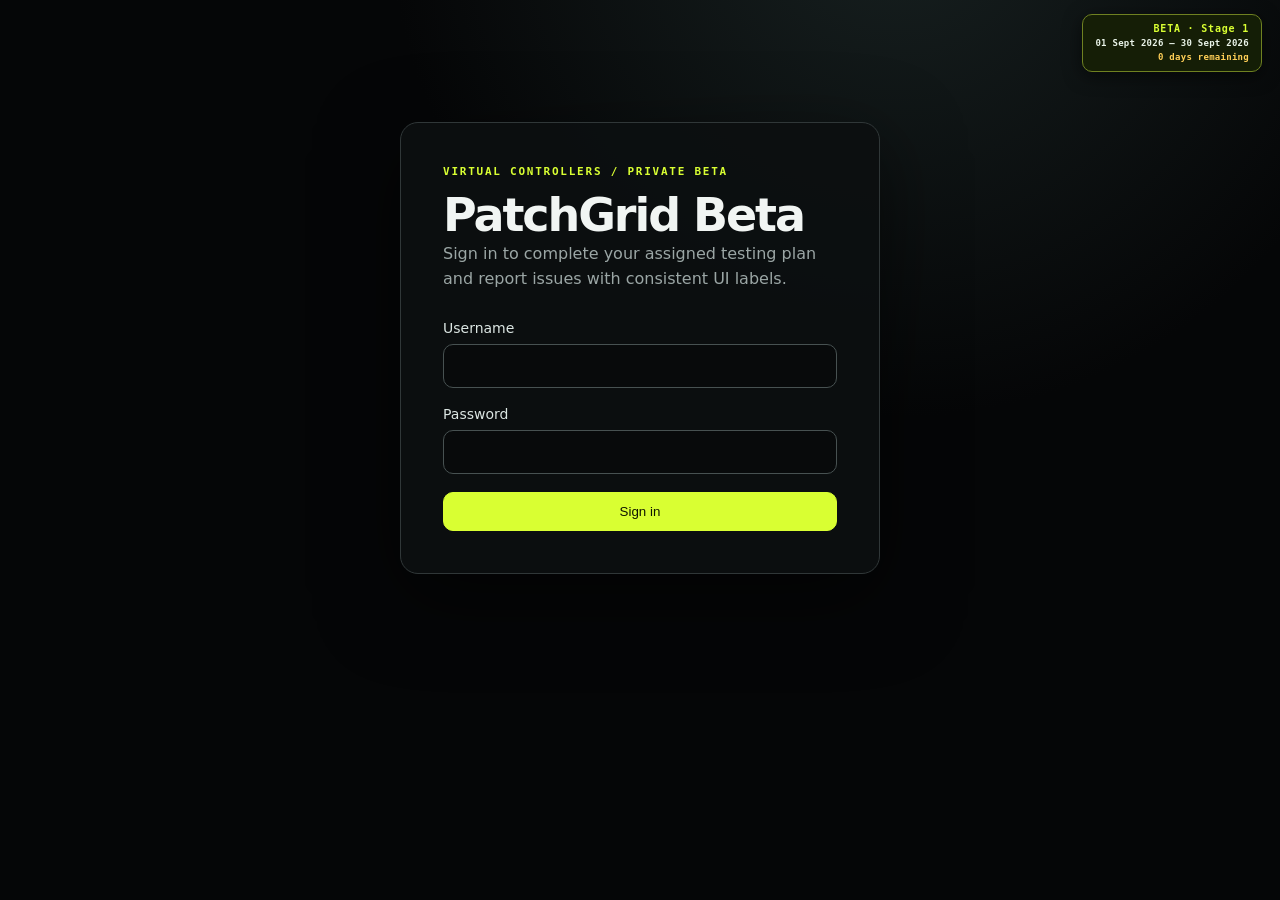
<file: beta/index.html>
<!doctype html>
<html lang="en">
<head>
  <meta charset="utf-8">
  <meta name="viewport" content="width=device-width, initial-scale=1">
  <title>PG Beta | Virtual Controllers</title>
  <link rel="stylesheet" href="beta.css"><link rel="stylesheet" href="stage.css">
</head>
<body>
  <main class="shell" id="app">
    <section class="login-card" id="loginView">
      <div class="eyebrow">VIRTUAL CONTROLLERS / PRIVATE BETA</div>
      <h1>PatchGrid Beta</h1>
      <p class="muted">Sign in to complete your assigned testing plan and report issues with consistent UI labels.</p>
      <form id="loginForm" class="stack">
        <label>Username<input id="username" autocomplete="username" required></label>
        <label>Password<input id="password" type="password" autocomplete="current-password" required></label>
        <button class="primary" type="submit">Sign in</button>
      </form>
    </section>

    <section class="agreement-card" id="agreementView" hidden>
      <div class="eyebrow">PATCHGRID / BETA TESTER AGREEMENT</div>
      <h1>Beta testing agreement</h1>
      <p class="muted">Stage 1 · 1 September 2026 – 30 September 2026 · Agreement v1.0 · Privacy Notice v1.0</p>
      <article class="agreement-copy" id="agreementDocument"><p>Loading the complete agreement…</p></article>
      <div class="risk-notice"><strong>Hardware and Data Risk</strong><p>Beta software may cause loss, corruption, or unavailability of data and may affect connected equipment, including your Korg M3, iPad, cables, interfaces, MIDI equipment, and peripherals. Make suitable backups before testing.</p><label class="agreement-check"><input id="riskConsent" type="checkbox"> <span>I have read and understood this notice, made appropriate backups, and accept these risks.</span></label></div>
      <div class="identity-grid"><label>Full legal name<input id="fullName" required autocomplete="name"></label><label>Email address<input id="email" type="email" required autocomplete="email"></label><label>Public/chosen display name (optional)<input id="publicName" placeholder="Leave blank to remain uncredited"></label><label>Testing availability<input id="availability" placeholder="e.g. 6 hours per week" required></label><label>Korg M3 model/configuration<input id="m3Details" required></label><label>iPad and operating system<input id="ipadDetails" required></label><label>Peripherals and MIDI setup<input id="peripheralDetails" required></label></div>
      <label class="agreement-check"><input id="adultConsent" type="checkbox"> <span>I confirm that I am 18 years of age or older.</span></label>
      <label class="agreement-check"><input id="privacyConsent" type="checkbox"> <span>I have read the <a href="privacy-notice.md" target="_blank" rel="noopener">separate Beta Programme Privacy Notice</a> (version 1.0).</span></label>
      <label class="agreement-check"><input id="creditOptOut" type="checkbox"> <span>I do not want my public/chosen display name used in PatchGrid – M3 credits or SLP beta publications.</span></label>
      <label class="agreement-check"><input id="agreementConsent" type="checkbox"> <span>I agree and understand that I must comply with the complete Beta Tester Agreement to participate in and benefit from the PatchGrid beta program.</span></label>
      <div class="agreement-actions"><button class="primary" id="agreeButton" type="button" disabled>I agree and understand</button><button class="ghost" id="declineButton" type="button">Decline</button></div>
      <div id="declineBox" hidden><label>Reason for declining<textarea id="declineReason" rows="4" minlength="5" placeholder="Please tell us why you cannot accept the agreement."></textarea></label><button class="danger" id="confirmDecline" type="button">Submit decline</button></div>
      <p id="agreementMessage" class="muted" role="status"></p>
    </section>

    <section class="portal" id="portalView" hidden>
      <header class="topbar">
        <div><div class="eyebrow">PATCHGRID / BETA WORKSPACE</div><h1 id="welcome">Tester workspace</h1></div>
        <div class="top-actions"><span class="pill" id="rolePill">TESTER</span><button class="ghost" id="logoutBtn" type="button">Sign out</button></div>
      </header>
      <div class="statusbar"><span><strong id="saveState">Ready</strong></span><span>Active time: <strong id="activeTime">00:00:00</strong></span><span>Last saved: <strong id="lastSaved">Not yet</strong></span></div>
      <div class="content-grid">
        <section class="main-panel">
          <div class="section-heading"><div><div class="eyebrow">YOUR TEST PLAN</div><h2>Work through the required checks</h2></div></div>
          <div class="progress-track"><span id="progressBar"></span></div>
          <div class="progress-meta"><span id="progressText">0 of 0 required tasks complete</span><span id="progressPercent">0%</span></div>
          <div id="taskGroups"></div>
        </section>
        <aside class="side-panel">
          <div class="eyebrow">REPORTING GUIDE</div>
          <h3>Describe what you found</h3>
          <p class="muted">Answer each question in its own text field. You may type, copy, and paste plain text. Attach up to 3 image/video evidence files to each question; images are limited to 10 MB and videos to 50 MB.</p>
          <div class="callout"><span class="callout-dot"></span><span>Explore answers are limited to 1,000 characters per question and are saved together in one D1 response.</span></div>
          <div class="side-divider"></div>
          <div class="eyebrow">YOUR ASSIGNMENT</div>
          <p id="assignmentText" class="assignment-text">Specialist pack assigned to you after sign-in.</p>
        </aside>
      </div>
    </section>
  </main>
  <script src="stage.js"></script><script src="beta.js"></script>
</body>
</html>
</file>
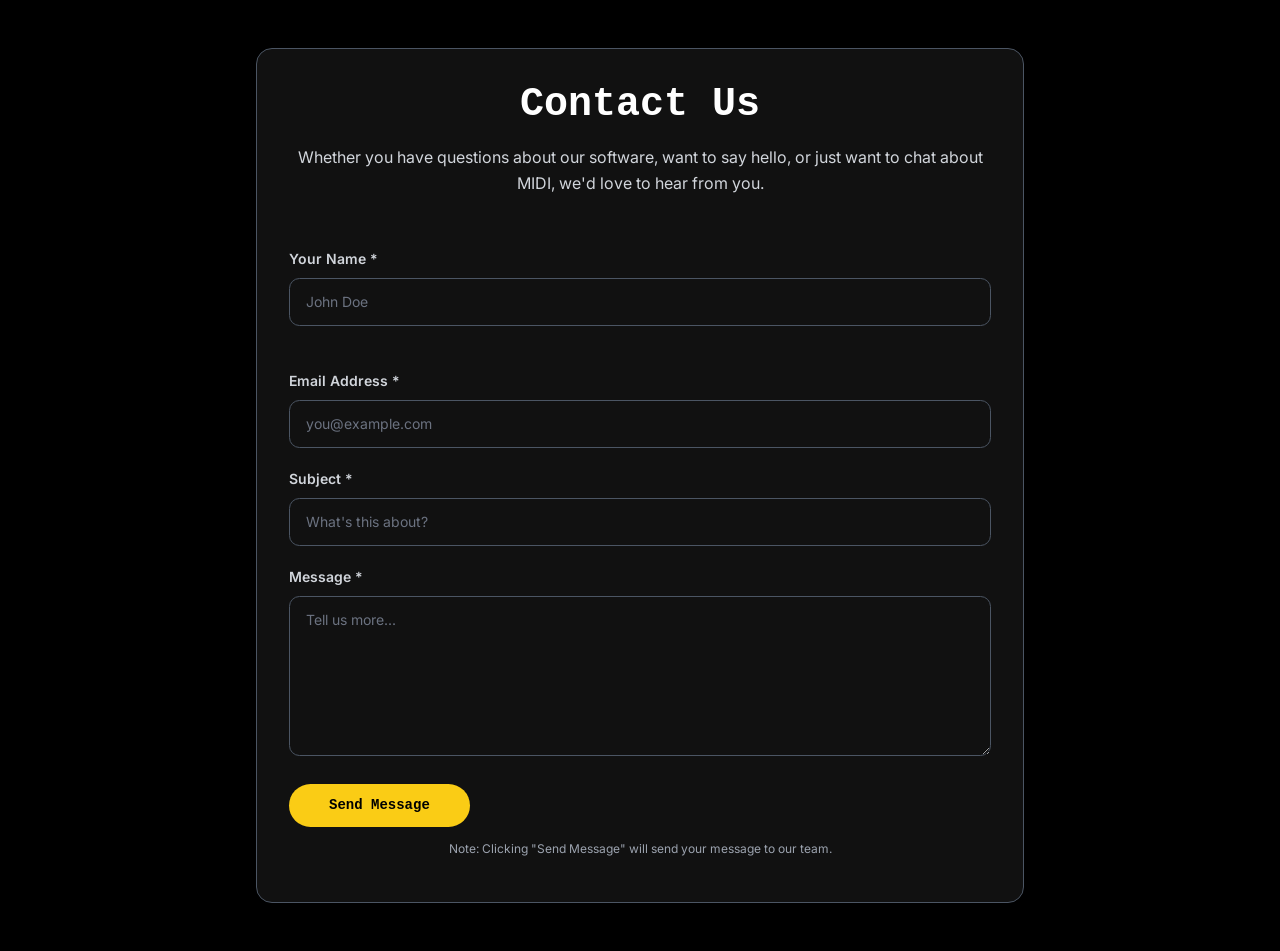
<file: contact.html>
<!DOCTYPE html>
<html lang="en" class="scroll-smooth">
<head>
    <meta charset="UTF-8">
    <meta name="description" content="Contact Us - KM3VC Virtual Controller. Get in touch with us.">
    <meta name="viewport" content="width=device-width, initial-scale=1.0">
    <title>Contact Us - KM3VC</title>
    <!-- Google Fonts: Poppins & Inter -->
    <link rel="preconnect" href="https://fonts.googleapis.com">
    <link rel="preconnect" href="https://fonts.gstatic.com" crossorigin>
    <link href="https://fonts.googleapis.com/css2?family=Inter:wght@300;400;500;600&family=Poppins:wght@400;600;700&display=swap" rel="stylesheet">
    <!-- Page styling is self-contained for the PatchGrid site. -->
    <!-- CONFIG_START --><script>
    /* Application Configuration */
    (function() {
        var _0x4f2a = "[base64]";
        window.APP_CONFIG = JSON.parse(atob(_0x4f2a));
    })();
</script><!-- CONFIG_END -->
    <script src="index.js?v=1.0.0"></script>
    <style>
        html, body { background: #000 !important; color: #f3f4f6 !important; }
        header, main, footer, .bg-white, .bg-brand-light { background: #000 !important; color: #f3f4f6 !important; }
        section, .rounded-3xl, .rounded-xl { background: #111 !important; border-color: #4b5563 !important; }
        h1, h2, h3, h4, p, li, label, span { color: inherit !important; }
        h1, h2, h3, h4 { color: #fff !important; }
        a { color: #facc15 !important; }
        input, textarea { background: #111 !important; color: #f3f4f6 !important; border-color: #4b5563 !important; }
        button { background: #fff !important; color: #000 !important; }
    </style>
    <style>
        :root { color-scheme: dark; --pg-yellow: #facc15; --pg-panel: #111; --pg-line: #374151; --pg-muted: #9ca3af; }
        * { box-sizing: border-box; }
        html { scroll-behavior: smooth; }
        body { margin: 0; min-width: 320px; background: #000 !important; color: #e5e7eb !important; font-family: Inter, ui-sans-serif, system-ui, sans-serif; line-height: 1.6; }
        a { color: var(--pg-yellow) !important; text-decoration: none; }
        a:hover { color: #fff !important; }
        header { background: rgba(0,0,0,.96) !important; border-color: var(--pg-line) !important; }
        header > div, main > div, footer > div { width: min(100% - 2rem, 72rem); margin-inline: auto; }
        header > div { padding-block: 1.25rem; }
        header h1 { margin: 0; color: #fff !important; font: 700 1.35rem/1.2 ui-monospace, SFMono-Regular, Menlo, monospace; }
        header span { color: var(--pg-yellow) !important; }
        nav { display: flex; flex-wrap: wrap; gap: .6rem; }
        nav a { border: 1px solid var(--pg-line); border-radius: 999px; padding: .45rem .9rem; color: #fff !important; }
        nav a[aria-current="page"] { background: var(--pg-yellow) !important; color: #000 !important; border-color: var(--pg-yellow); }
        main { background: #050505 !important; padding: 3rem 1rem; }
        main > div > div { background: linear-gradient(145deg, #151515, #0d0d0d) !important; border: 1px solid var(--pg-line) !important; border-radius: 1rem; padding: clamp(1.25rem, 4vw, 3rem); box-shadow: 0 14px 40px rgba(0,0,0,.24); }
        h2 { margin: 0; color: #fff !important; font: 700 clamp(1.8rem, 4vw, 2.5rem)/1.2 ui-monospace, SFMono-Regular, Menlo, monospace; }
        p, label { color: #d1d5db !important; }
        form { margin-top: 2rem; }
        form > div, form > div > div { margin-top: 1.25rem; }
        label { display: block; margin-bottom: .45rem; font-weight: 600; }
        input, textarea { width: 100%; border: 1px solid var(--pg-line); border-radius: .65rem; padding: .75rem 1rem; background: #0b0b0b !important; color: #fff !important; font: inherit; }
        input::placeholder, textarea::placeholder { color: #6b7280; }
        input:focus, textarea:focus { outline: 2px solid var(--pg-yellow); outline-offset: 2px; }
        button { border: 0; border-radius: 999px; padding: .85rem 2.5rem; background: var(--pg-yellow) !important; color: #000 !important; font: 600 .95rem ui-monospace, SFMono-Regular, Menlo, monospace; cursor: pointer; }
        button:hover { background: #fff !important; }
        footer { background: #000 !important; border-top: 1px solid var(--pg-line); padding: 2rem 1rem; }
        footer h4 { color: #fff !important; font-family: ui-monospace, SFMono-Regular, Menlo, monospace; }
        footer a { color: #d1d5db !important; }
        .max-w-6xl { max-width: 72rem; }
        .max-w-3xl { max-width: 48rem; }
        .mx-auto { margin-inline: auto; }
        .px-4 { padding-inline: 1rem; }
        .py-6 { padding-block: 1.5rem; }
        .py-12 { padding-block: 3rem; }
        .p-8 { padding: 2rem; }
        .md\\:p-12 { padding: 3rem; }
        .text-center { text-align: center; }
        .text-xs { font-size: .75rem; }
        .text-sm { font-size: .875rem; }
        .text-gray-500 { color: var(--pg-muted) !important; }
        .text-gray-600, .text-gray-700, .text-gray-800, .text-gray-900 { color: #d1d5db !important; }
        .font-semibold { font-weight: 600; }
        .font-bold { font-weight: 700; }
        .grid { display: grid; }
        .grid-cols-1 { grid-template-columns: 1fr; }
        .gap-6 { gap: 1.5rem; }
        @media (min-width: 640px) { .sm\\:flex-row { flex-direction: row; } }
        @media (min-width: 768px) { .md\\:grid-cols-2 { grid-template-columns: repeat(2, minmax(0,1fr)); } }
    </style>
</head>
<body class="font-sans text-gray-800 antialiased bg-white flex flex-col min-h-screen">
<!-- Main content -->
<main class="flex-grow bg-brand-light py-12 px-4">
    <div class="max-w-3xl mx-auto">
        <div class="bg-white rounded-3xl shadow-sm border border-gray-100 p-8 md:p-12">
            <div class="mb-8 text-center">
                <h2 class="font-display font-bold text-3xl md:text-4xl text-brand-darkpink">
                    Contact Us
                </h2>
                <p class="text-gray-600 mt-4 leading-relaxed max-w-xl mx-auto">
                    Whether you have questions about our software, want to say hello, or just want to chat about MIDI, we'd love to hear from you.
                </p>
            </div>
            <form 
                data-action="infoEmail" 
                method="post" 
                enctype="text/plain"
                class="space-y-6"
            >
                <div class="grid grid-cols-1 md:grid-cols-2 gap-6">
                    <!-- Name -->
                    <div class="flex flex-col space-y-2">
                        <label for="name" class="text-sm font-semibold text-gray-900">Your Name <span class="text-brand-pink">*</span></label>
                        <input 
                            type="text" 
                            id="name" 
                            name="name" 
                            required 
                            placeholder="John Doe"
                            class="rounded-xl border border-gray-200 bg-white px-4 py-3 text-sm text-gray-900 shadow-sm focus:outline-none focus:ring-2 focus:ring-brand-pink"
                        >
                    </div>
                    <!-- Email Address -->
                    <div class="flex flex-col space-y-2">
                        <label for="email" class="text-sm font-semibold text-gray-900">Email Address <span class="text-brand-pink">*</span></label>
                        <input 
                            type="email" 
                            id="email" 
                            name="email" 
                            required 
                            placeholder="you@example.com"
                            class="rounded-xl border border-gray-200 bg-white px-4 py-3 text-sm text-gray-900 shadow-sm focus:outline-none focus:ring-2 focus:ring-brand-pink"
                        >
                    </div>
                </div>
                <!-- Subject -->
                <div class="flex flex-col space-y-2">
                    <label for="subject" class="text-sm font-semibold text-gray-900">Subject <span class="text-brand-pink">*</span></label>
                    <input 
                        type="text" 
                        id="subject" 
                        name="subject" 
                        required 
                        placeholder="What's this about?"
                        class="rounded-xl border border-gray-200 bg-white px-4 py-3 text-sm text-gray-900 shadow-sm focus:outline-none focus:ring-2 focus:ring-brand-pink"
                    >
                </div>
                <!-- Message -->
                <div class="flex flex-col space-y-2">
                    <label for="message" class="text-sm font-semibold text-gray-900">Message <span class="text-brand-pink">*</span></label>
                    <textarea 
                        id="message" 
                        name="message" 
                        rows="6" 
                        required 
                        placeholder="Tell us more..."
                        class="rounded-xl border border-gray-200 bg-white px-4 py-3 text-sm text-gray-900 shadow-sm focus:outline-none focus:ring-2 focus:ring-brand-pink resize-none"
                    ></textarea>
                </div>
                <!-- Submit Button -->
                <div class="pt-4">
                    <button 
                        type="submit" 
                        class="w-full md:w-auto items-center justify-center rounded-full bg-brand-dark px-10 py-4 text-sm font-semibold text-white hover:bg-brand-pink transition-all shadow-lg hover:scale-[1.02]"
                    >
                        Send Message
                    </button>
                </div>
            </form>
            <p class="text-xs text-gray-500 mt-6 italic text-center">
                Note: Clicking "Send Message" will send your message to our team.
            </p>
        </div>
    </div>
</main>
</body>
</html>
</file>
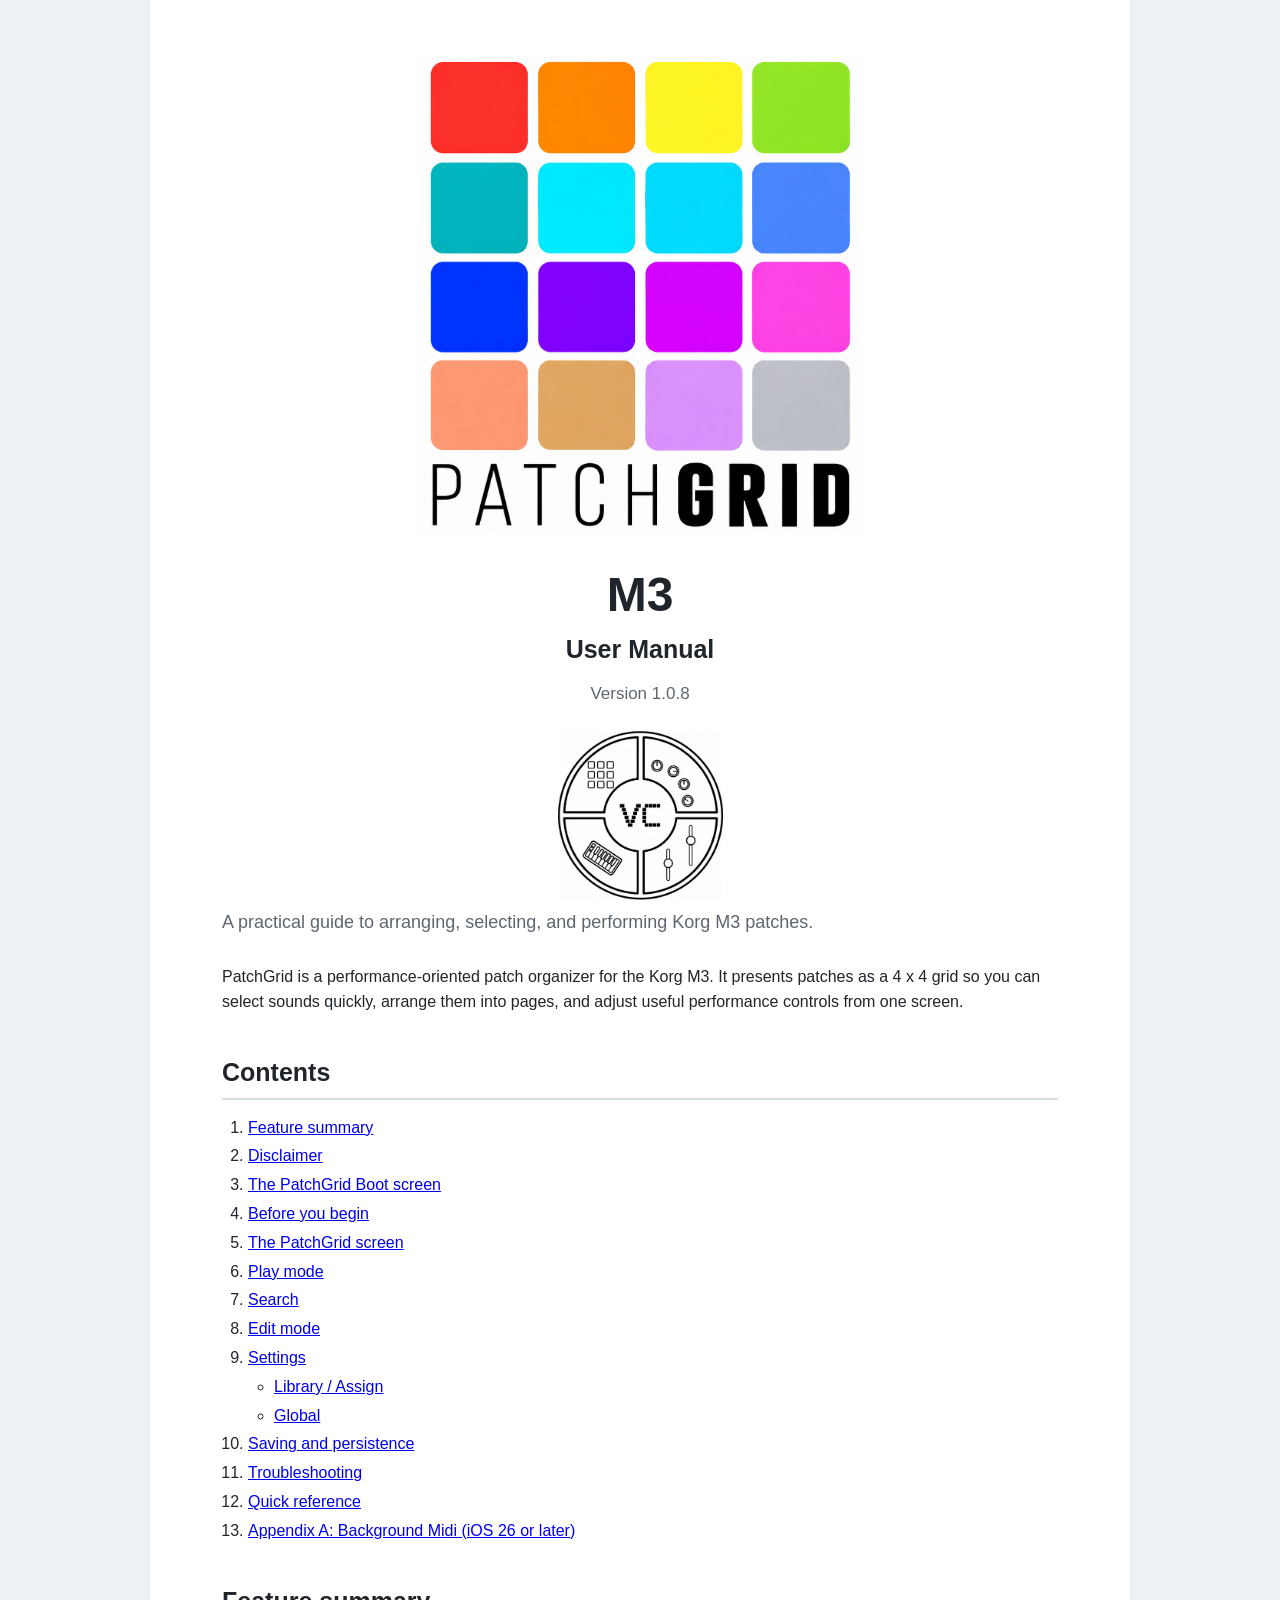
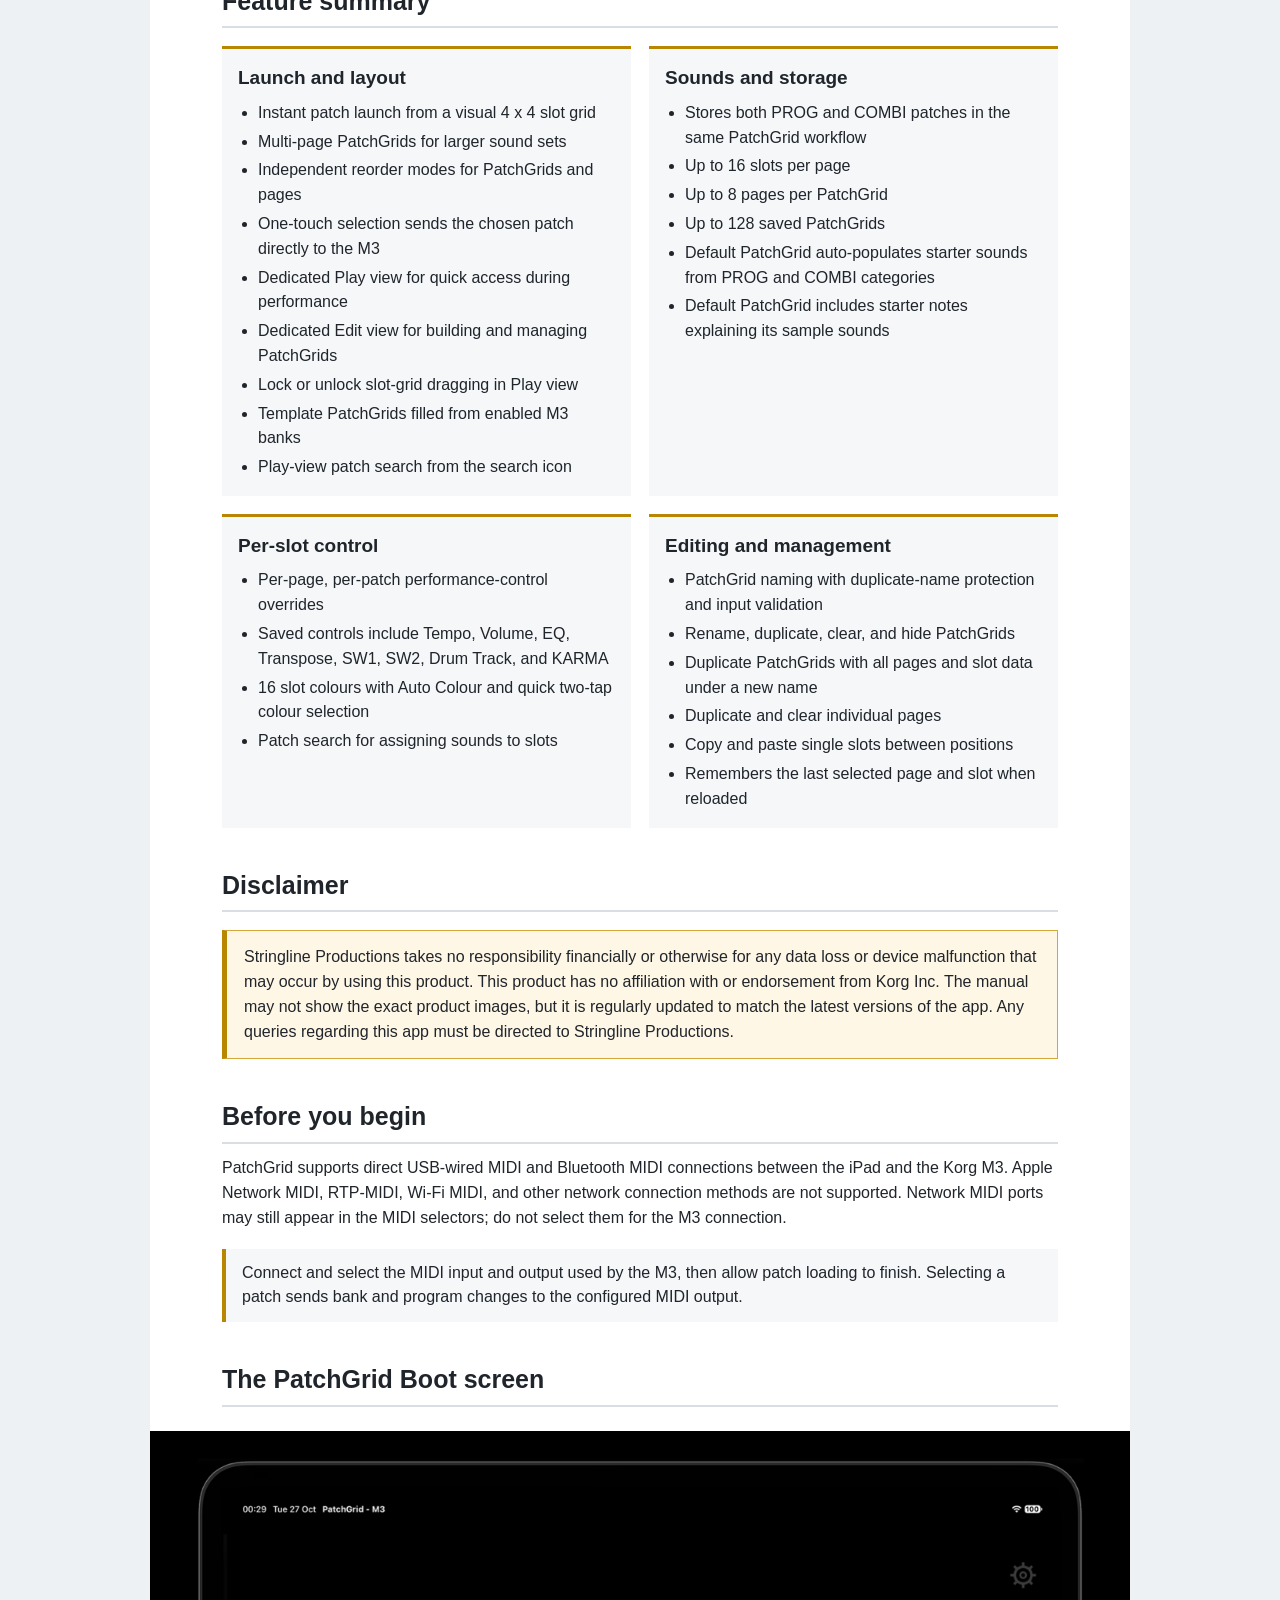
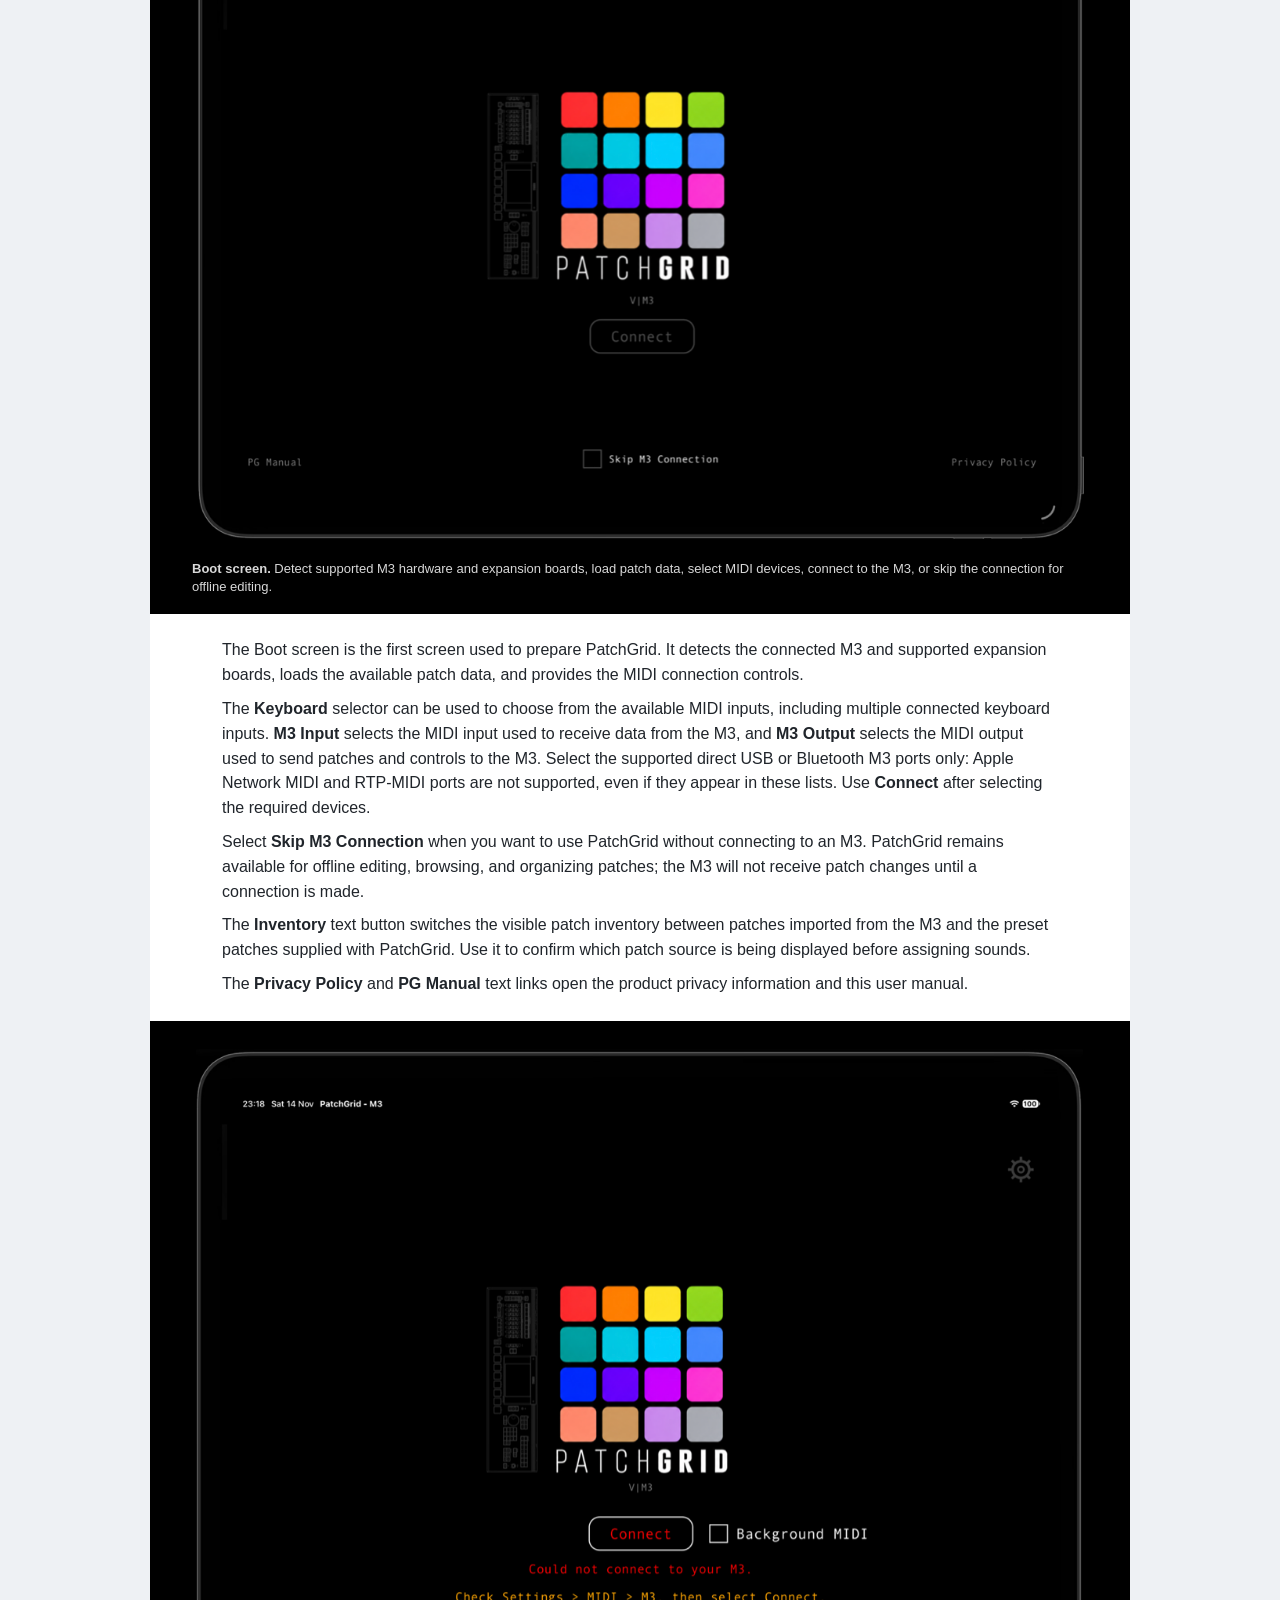
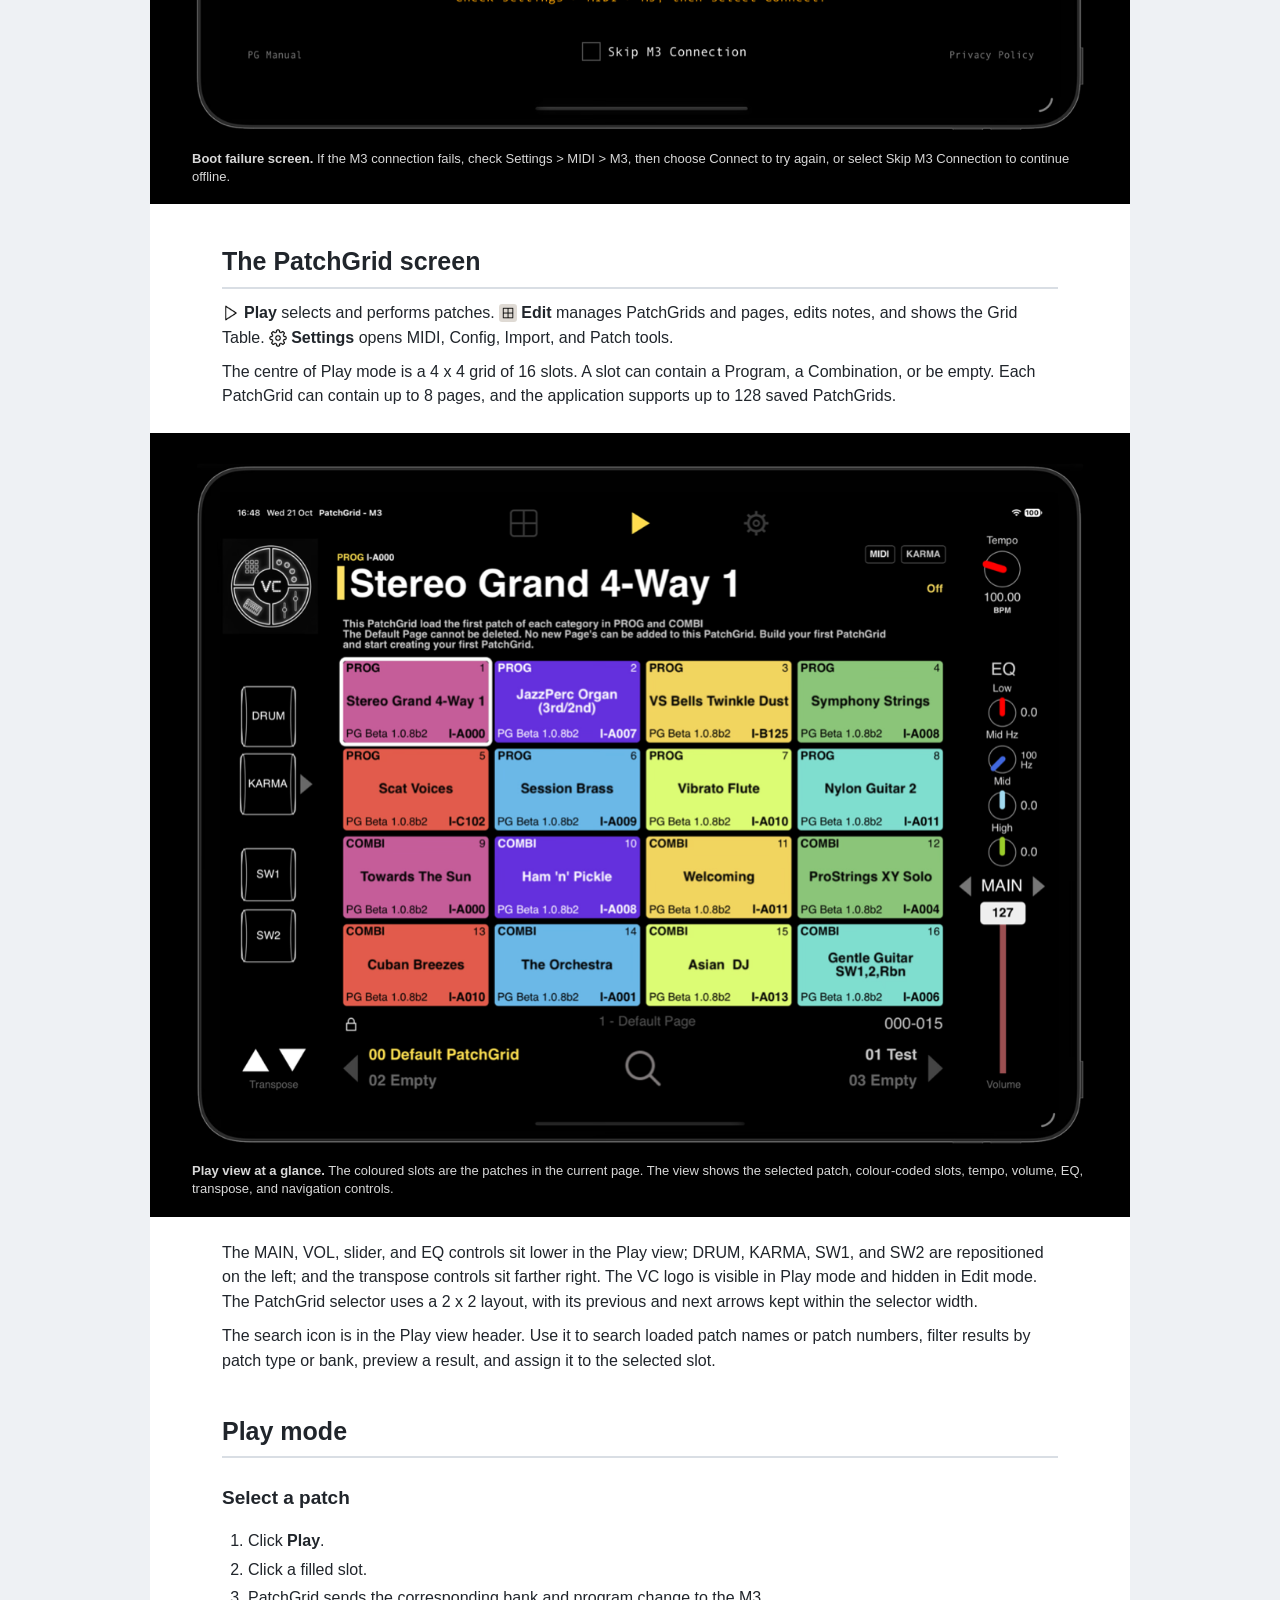
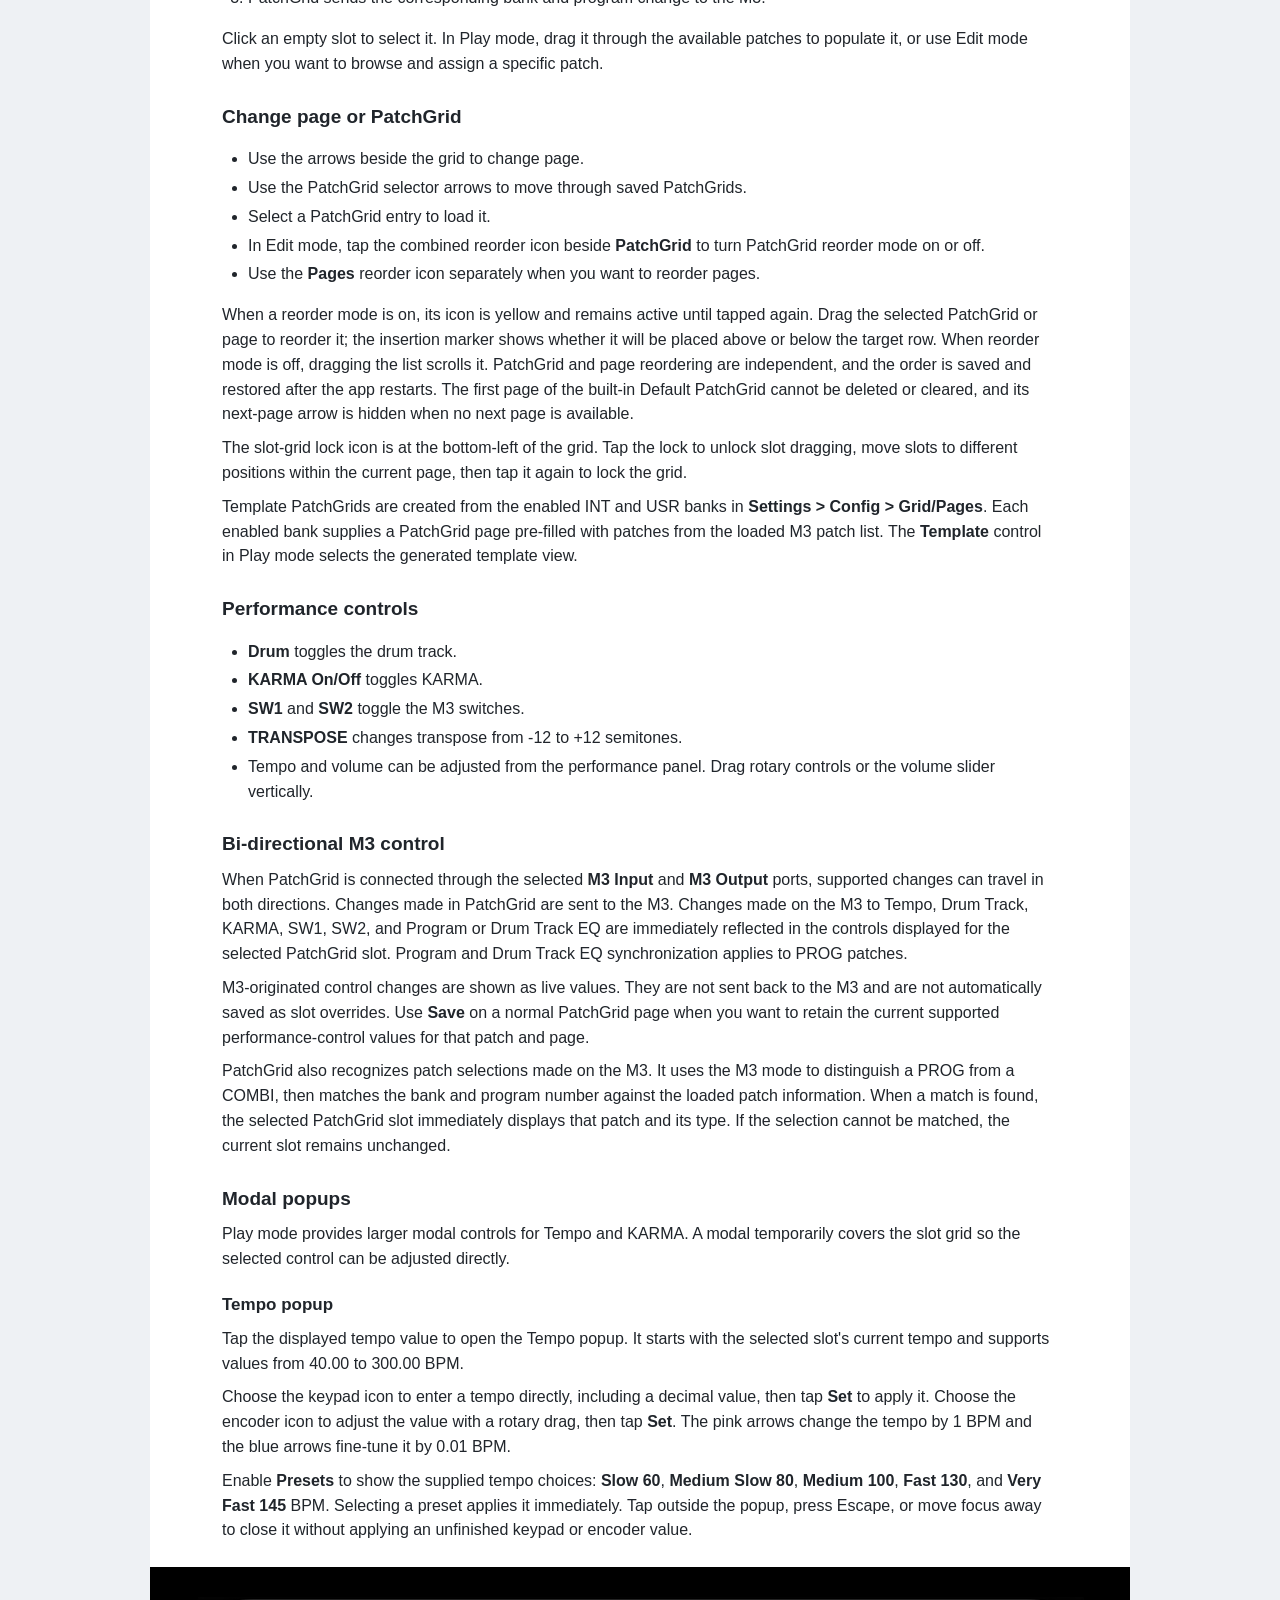
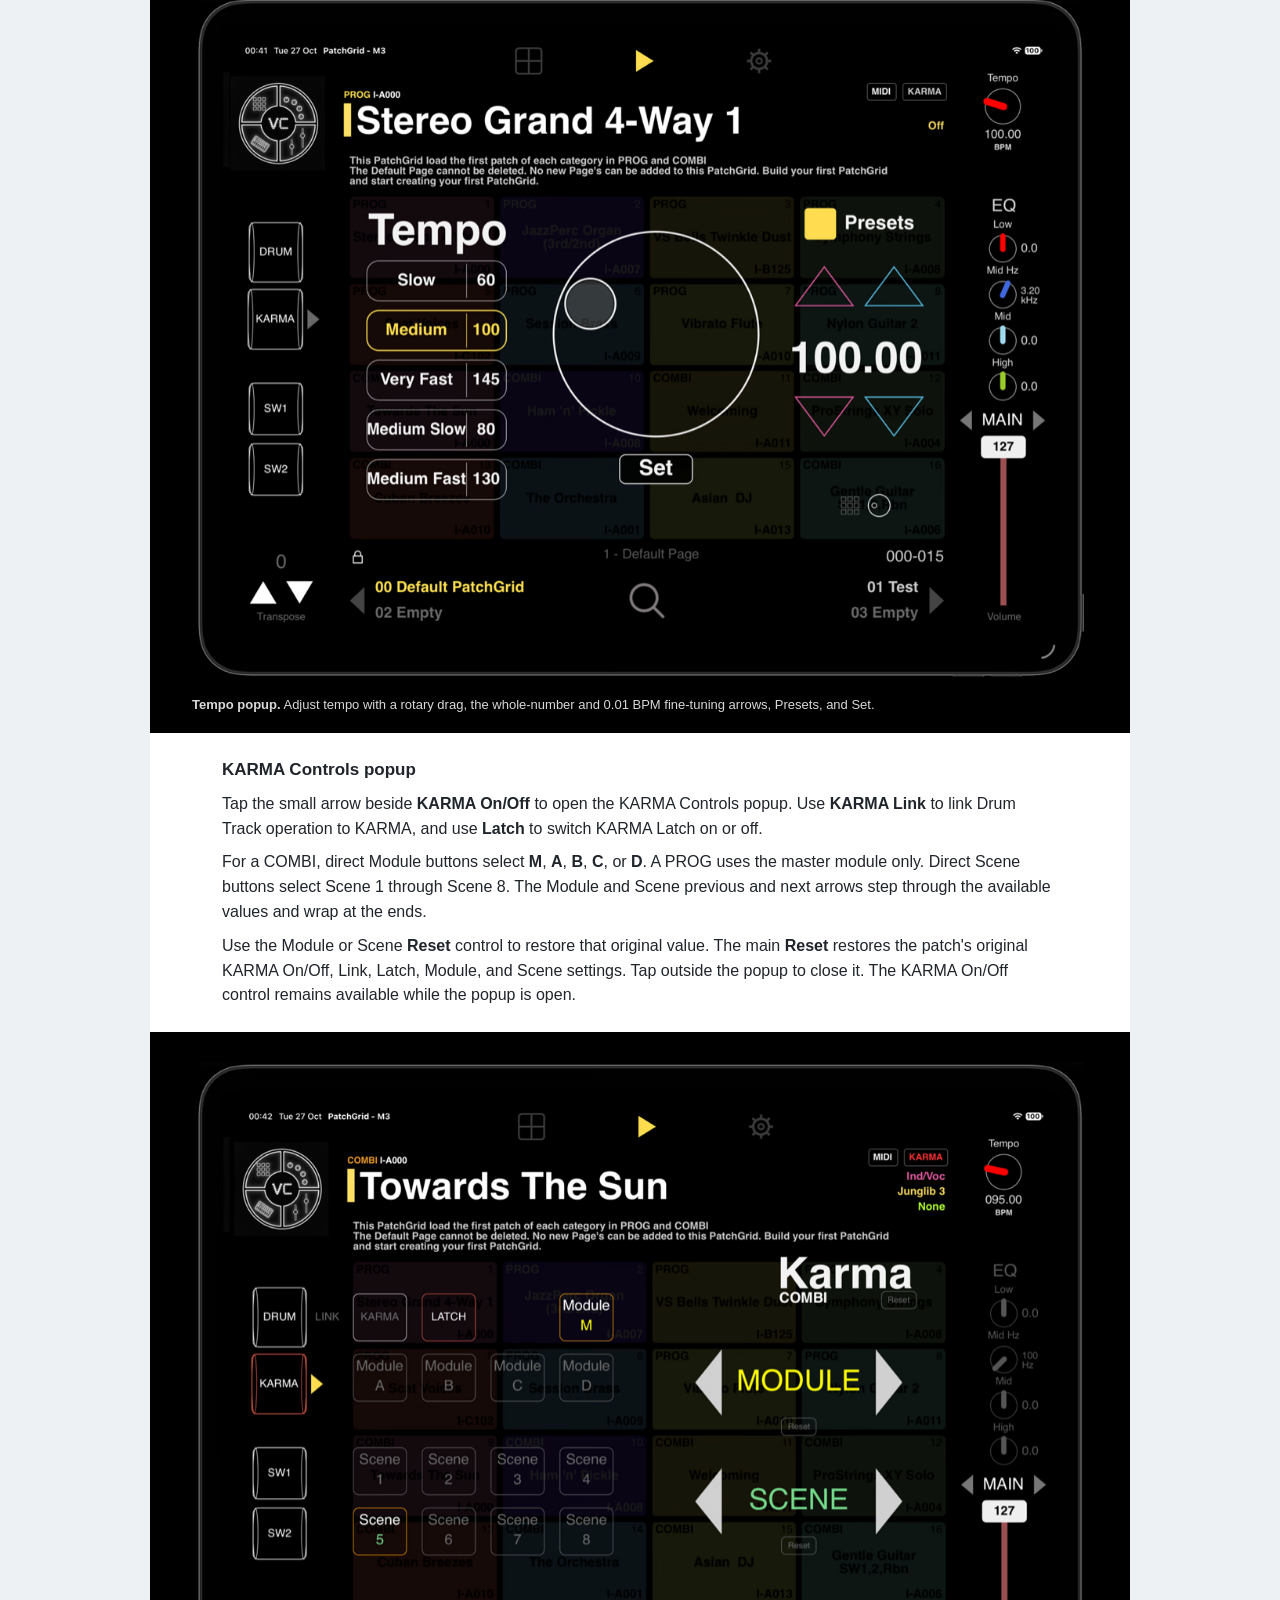
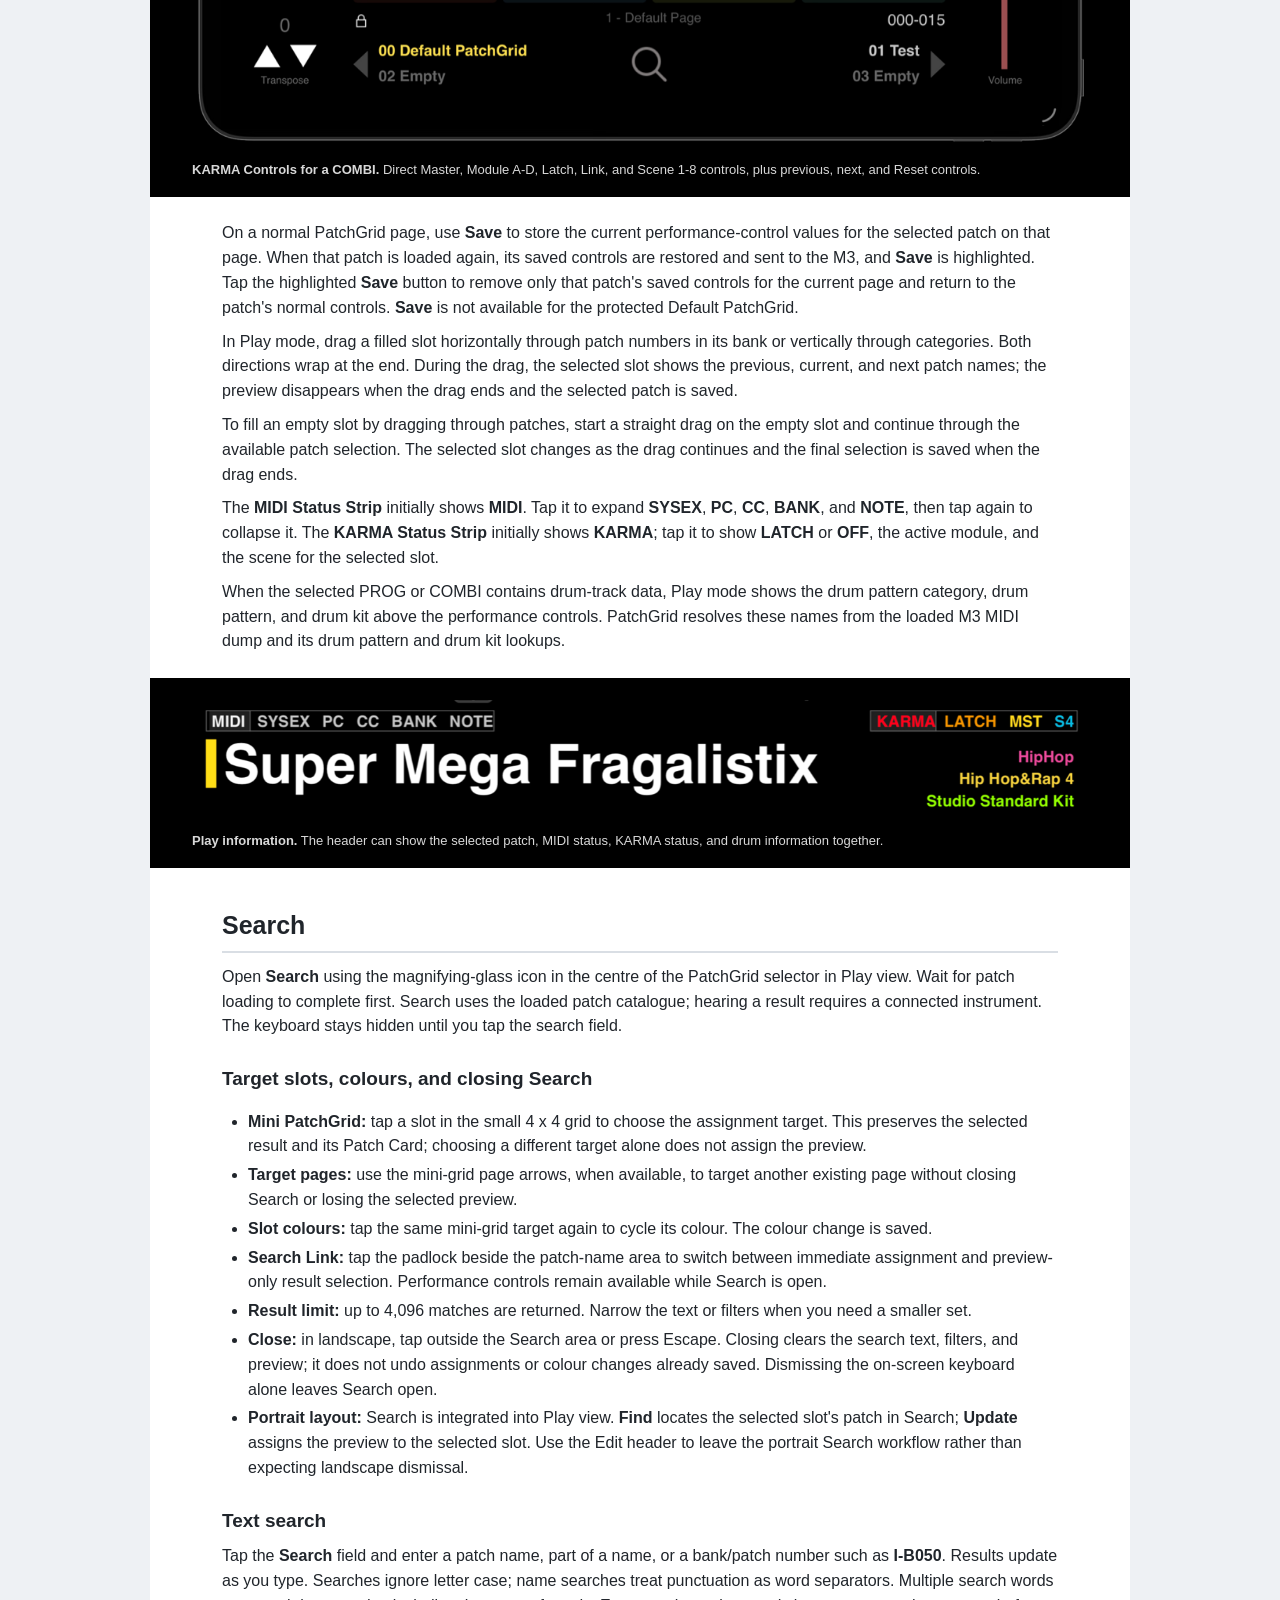
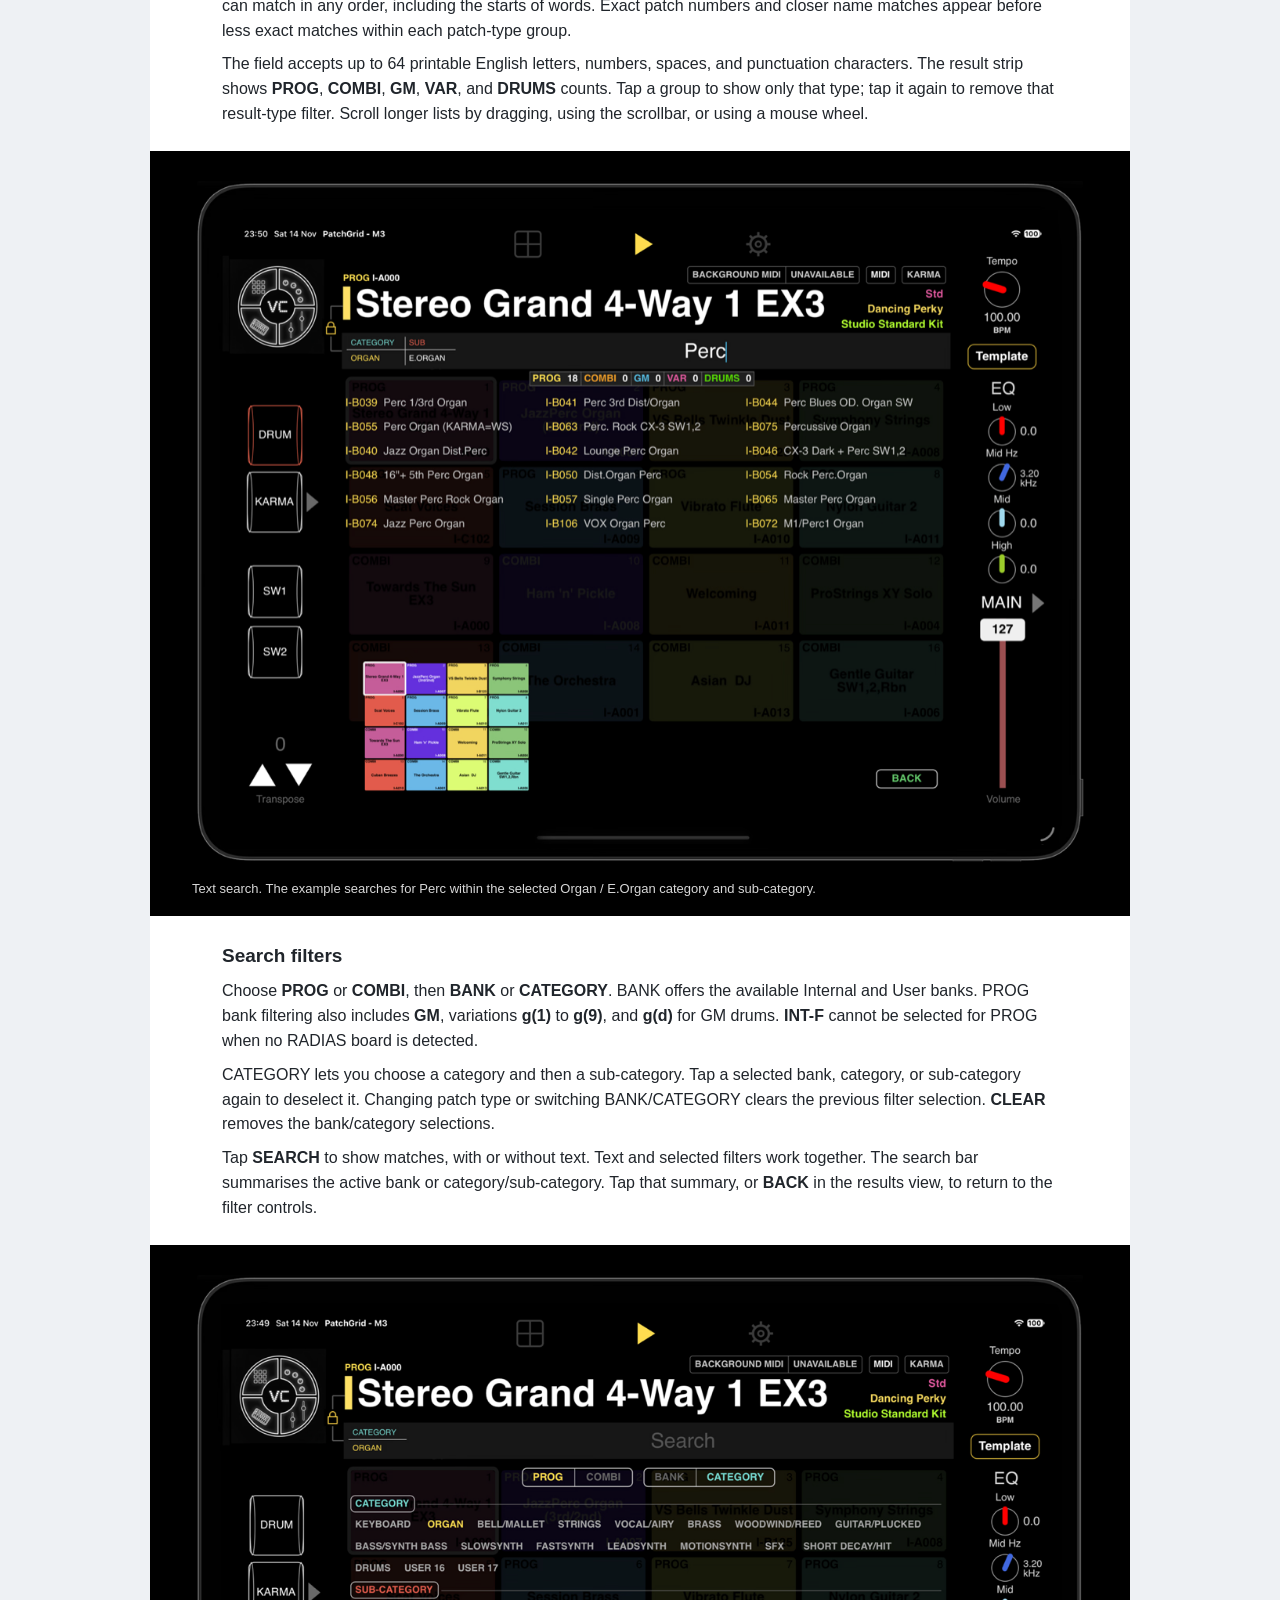
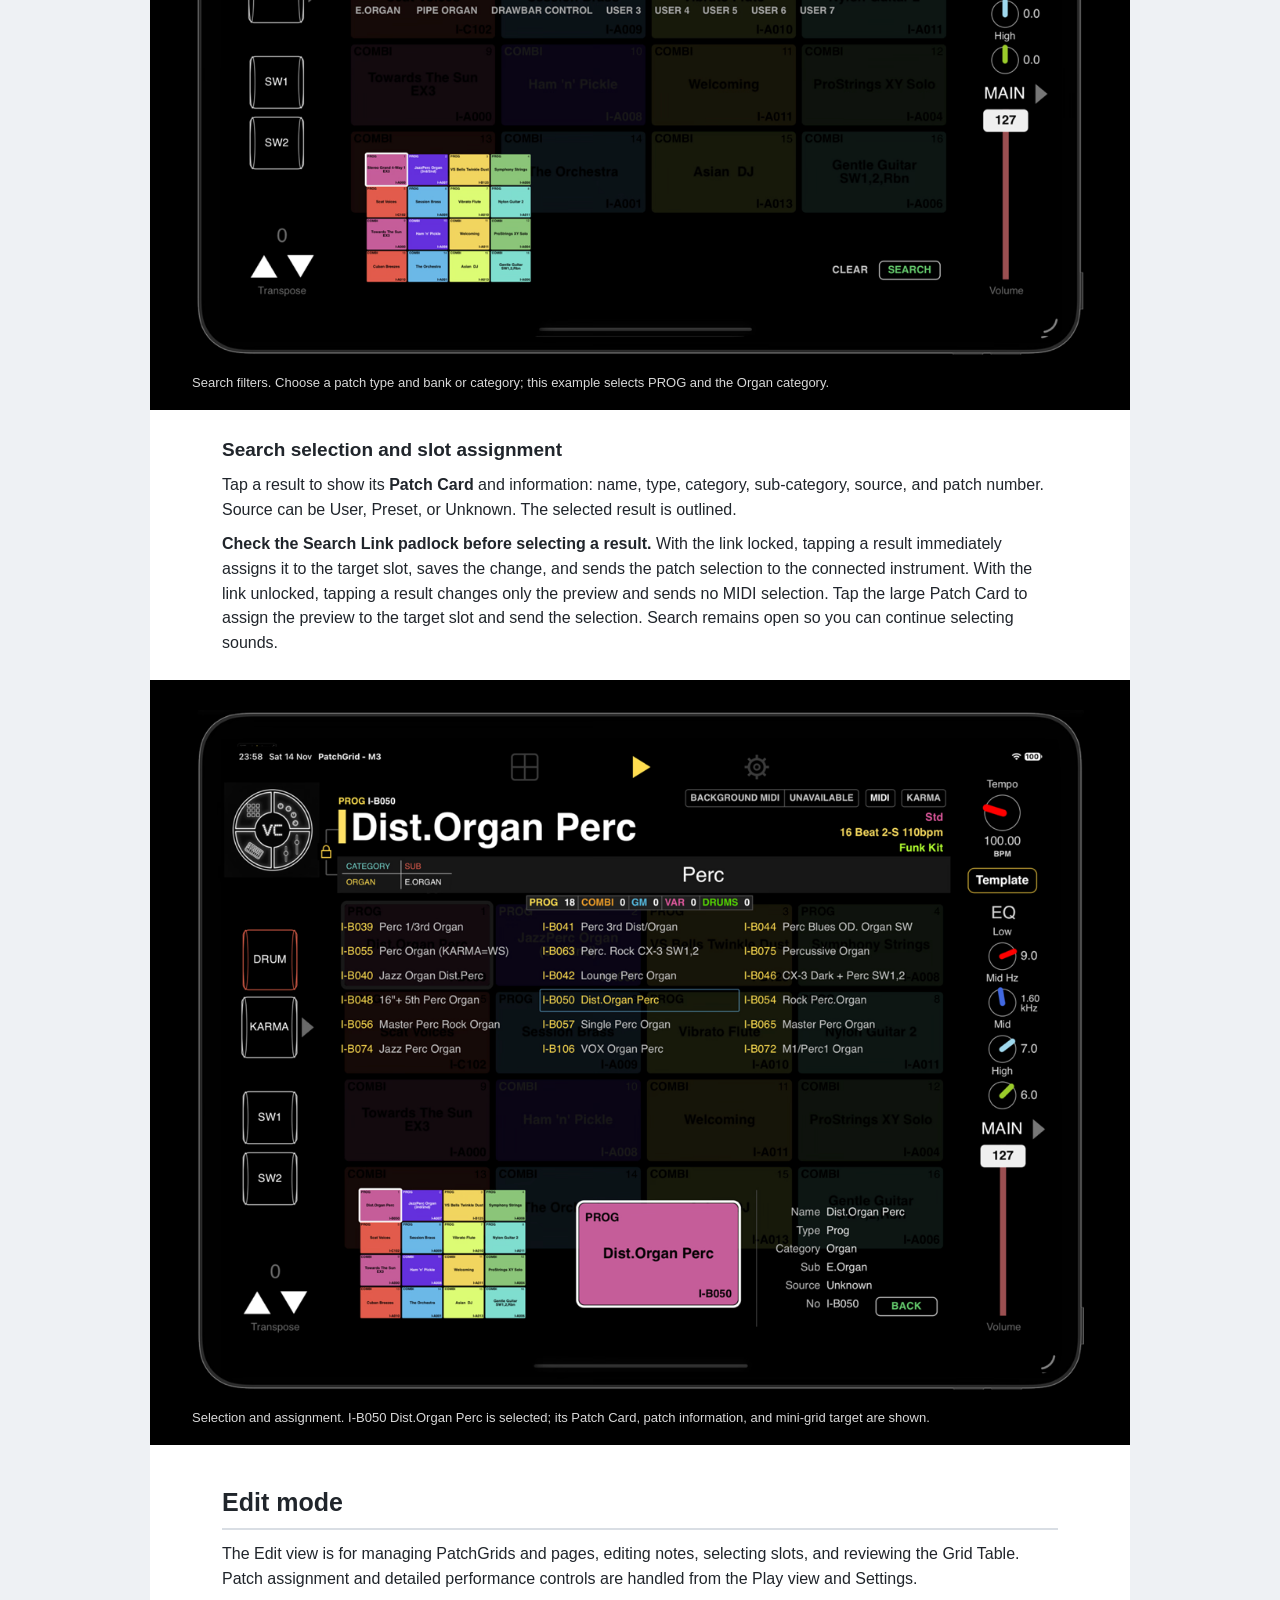
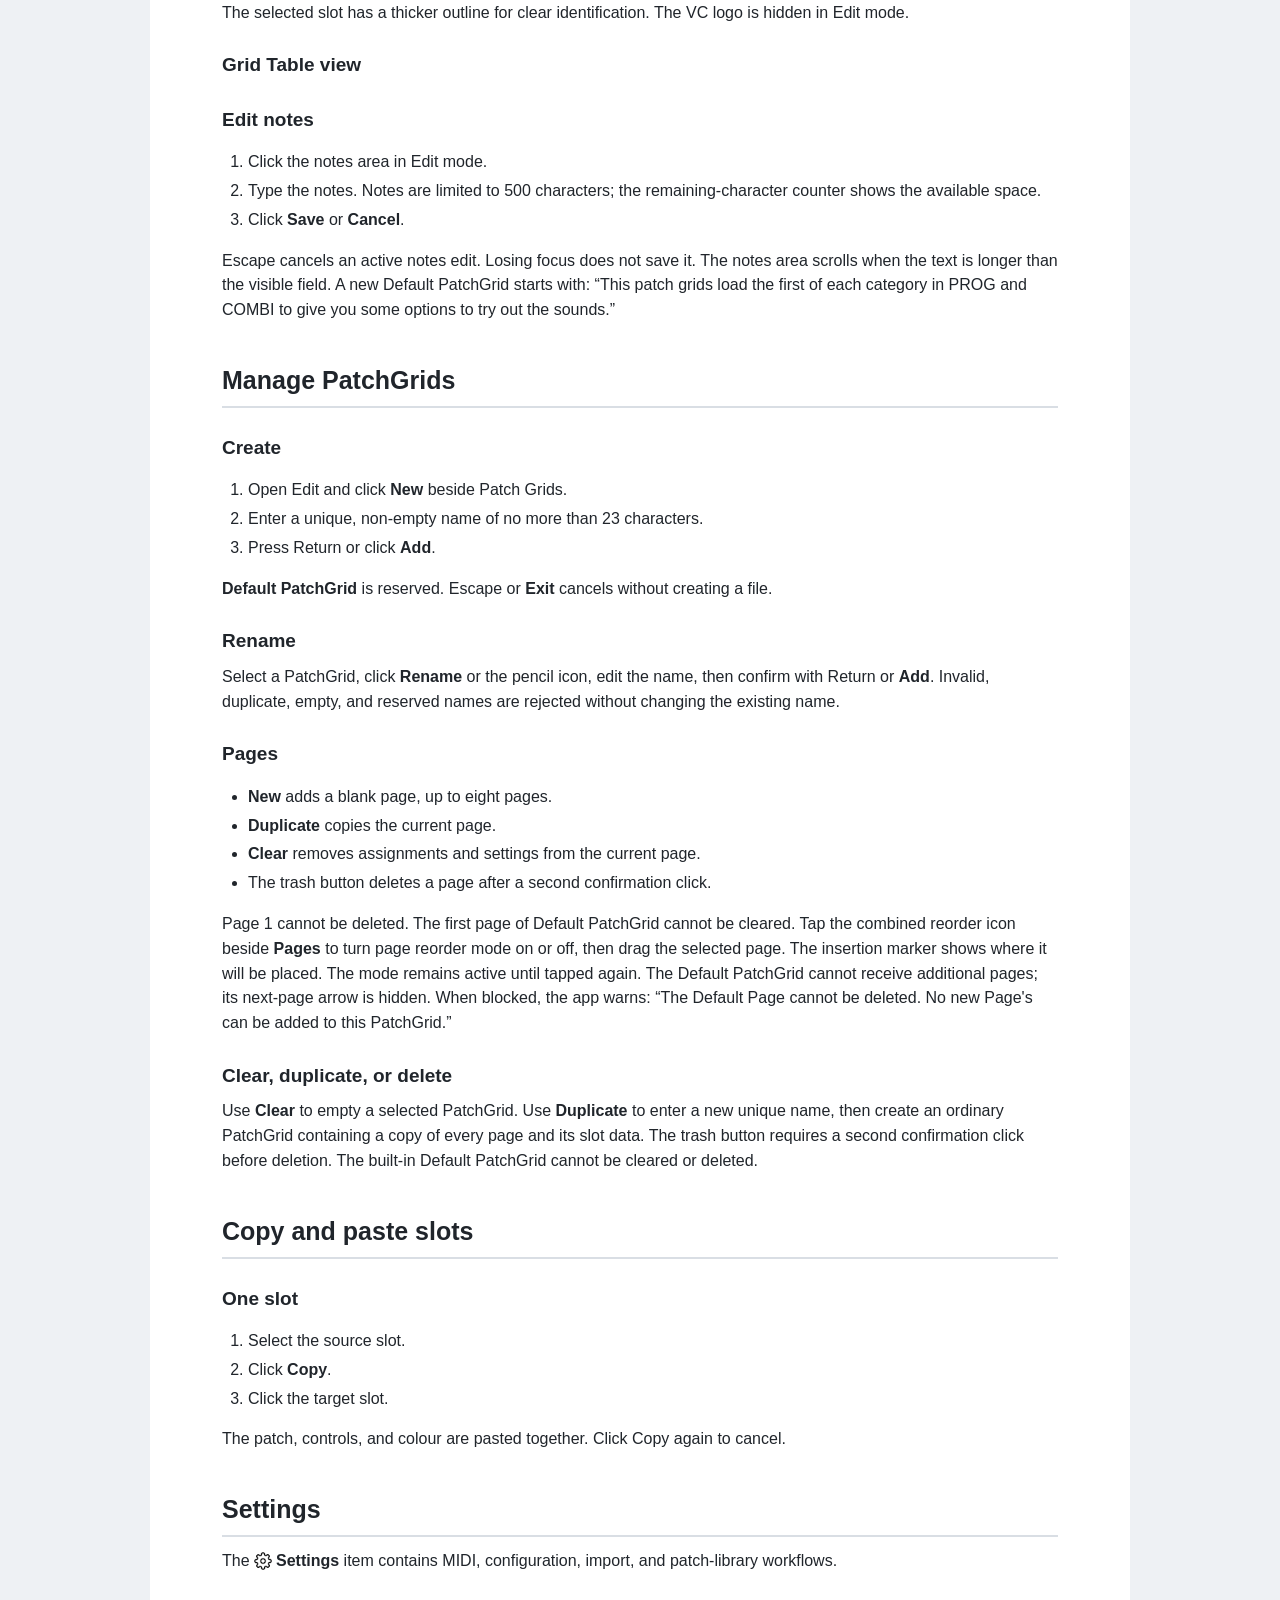
<file: PatchGrid_User_Manual.html>
<!doctype html>
<html lang="en">
<head>
  <meta charset="utf-8">
  <meta name="viewport" content="width=device-width, initial-scale=1">
  <title>PatchGrid - M3 User Manual</title>
  <style>
    :root { --ink:#20252b; --muted:#5d6670; --line:#d9dee4; --accent:#b88600; --soft:#f5f7f9; }
    * { box-sizing:border-box; }
    body { margin:0; background:#eef1f4; color:var(--ink); font:16px/1.55 -apple-system,BlinkMacSystemFont,"Segoe UI",sans-serif; }
    main { max-width:980px; margin:0 auto; background:#fff; padding:54px 72px 72px; }
    h1 { margin:0 0 8px; font-size:38px; line-height:1.1; }
    h2 { margin:38px 0 12px; padding-bottom:6px; border-bottom:2px solid var(--line); font-size:25px; }
    h3 { margin:25px 0 8px; font-size:19px; }
    h4 { margin:20px 0 8px; font-size:17px; }
    p { margin:9px 0; }
    ul,ol { padding-left:26px; }
    li { margin:4px 0; }
    .lede { color:var(--muted); font-size:18px; margin-bottom:28px; }
    .note { background:var(--soft); border-left:4px solid var(--accent); padding:12px 16px; margin:18px 0; }
    .title-page { position:relative; min-height:760px; display:flex; flex-direction:column; align-items:center; justify-content:center; text-align:center; page-break-after:always; }
    .title-page img { width:min(440px, 78%); height:auto; margin-bottom:34px; }
    .title-page .vc-footer-logo { width:165px; height:auto; margin:24px 0 0; }
    .title-page h1 { font-size:48px; margin:0 0 8px; }
    .title-page h2 { border:0; margin:0 0 12px; padding:0; font-size:25px; }
    .title-page .version { color:var(--muted); font-size:17px; }
    .disclaimer { background:#fff7e6; border:1px solid #d5a63a; border-left:5px solid #b88600; padding:14px 17px; margin:18px 0 26px; }
    .feature-summary { display:grid; grid-template-columns:repeat(2,minmax(0,1fr)); gap:18px; margin:18px 0 30px; }
    .feature-summary section { background:var(--soft); border-top:3px solid var(--accent); padding:14px 16px 12px; break-inside:avoid; page-break-inside:avoid; }
    .feature-summary h3 { margin:0 0 8px; }
    .feature-summary ul { margin:0; padding-left:20px; }
    .feature-summary li { margin:4px 0; }
    figure { margin:24px -72px; padding:22px 42px 18px; background:#000; text-align:center; }
    figure img { display:block; width:100%; height:auto; margin:0 auto; }
    figcaption { color:#d8d8d8; font-size:13px; line-height:1.4; margin-top:10px; text-align:left; }
    code { background:#f0f2f4; padding:1px 4px; border-radius:3px; }
    table { width:100%; border-collapse:collapse; margin:14px 0 22px; }
    th,td { border:1px solid var(--line); padding:9px 11px; text-align:left; vertical-align:top; }
    th { background:var(--soft); }
    .footer { color:var(--muted); border-top:1px solid var(--line); margin-top:42px; padding-top:14px; font-size:13px; }
    .copyright { text-align:center; font-size:11px; color:var(--muted); margin-top:14px; }
    .running-header, .running-footer { display:none; }
    .mode-icon { width:18px; height:18px; object-fit:contain; vertical-align:-4px; margin-right:4px; }
    .mode-icon.edit { filter:invert(1); background:#20252b; border-radius:3px; padding:2px; }
    .settings-block { break-inside:avoid; page-break-inside:avoid; }
    @media print { @page { margin:18mm 16mm; } body { background:#fff; } main { max-width:none; padding:0 0 42px; } .running-header, .running-footer { display:none; } .copyright { display:none; } figure { margin:18px -16mm; padding:12px 16mm; } main h2, main h3, main h4 { break-after:avoid; page-break-after:avoid; padding-top:0; } .feature-summary h3, .title-page h2 { break-before:auto; page-break-before:auto; } table, .note, figure, .settings-block { break-inside:avoid; page-break-inside:avoid; } .feature-summary { gap:10px; margin:12px 0 20px; } .feature-summary section { padding:10px 12px 8px; } .feature-summary h3 { font-size:16px; margin-bottom:5px; } .feature-summary li { margin:2px 0; font-size:14px; line-height:1.35; } }
    @media print {
      /* Let short subsections share a page; keep each heading with its content. */
      main h2 { margin-top:24px; }
      main h3 { margin-top:18px; }
      main h4 { margin-top:14px; }
      p, li { orphans:3; widows:3; }
      ol, ul { margin-top:8px; margin-bottom:8px; }
      ol, ul, .manual-step { break-inside:avoid; page-break-inside:avoid; }
      /* Search, Patch settings, Global and the appendix start on new pages; subsections flow normally. */
      #search, #patch-settings, #global-settings, #appendix-a-background-midi { break-before:page; page-break-before:always; }
    }
    @media screen and (max-width:700px) { main { padding:28px 22px; } h1 { font-size:31px; } }
  </style>
</head>
<body>
<div class="running-header">PatchGrid - M3 User Manual</div>
<main>
  <section class="title-page">
    <img src="PatchGrid_User_Manual_images/patchgrid_logo_white.png" alt="PatchGrid logo">
    <h1>M3</h1>
    <h2>User Manual</h2>
    <div class="version">Version 1.0.8</div>
    <img class="vc-footer-logo" src="PatchGrid_User_Manual_images/virtual_controller_logo.png" alt="Virtual Controller logo">
  </section>
  <p class="lede">A practical guide to arranging, selecting, and performing Korg M3 patches.</p>
  <p>PatchGrid is a performance-oriented patch organizer for the Korg M3. It presents patches as a 4 x 4 grid so you can select sounds quickly, arrange them into pages, and adjust useful performance controls from one screen.</p>
  <nav class="toc" aria-label="Table of contents">
    <h2>Contents</h2>
    <ol>
      <li><a href="#feature-summary">Feature summary</a></li>
      <li><a href="#disclaimer">Disclaimer</a></li>
      <li><a href="#boot-screen">The PatchGrid Boot screen</a></li>
      <li><a href="#before-you-begin">Before you begin</a></li>
      <li><a href="#patchgrid-screen">The PatchGrid screen</a></li>
      <li><a href="#play-mode">Play mode</a></li>
      <li><a href="#search">Search</a></li>
      <li><a href="#edit-mode">Edit mode</a></li>
      <li><a href="#storage">Settings</a><ul><li><a href="#library-assign">Library / Assign</a></li><li><a href="#global-settings">Global</a></li></ul></li>
      <li><a href="#saving">Saving and persistence</a></li>
      <li><a href="#troubleshooting">Troubleshooting</a></li>
      <li><a href="#quick-reference">Quick reference</a></li>
      <li><a href="#appendix-a-background-midi">Appendix A: Background Midi (iOS 26 or later)</a></li>
    </ol>
  </nav>

  <h2 id="feature-summary">Feature summary</h2>
  <div class="feature-summary">
    <section><h3>Launch and layout</h3><ul><li>Instant patch launch from a visual 4 x 4 slot grid</li><li>Multi-page PatchGrids for larger sound sets</li><li>Independent reorder modes for PatchGrids and pages</li><li>One-touch selection sends the chosen patch directly to the M3</li><li>Dedicated Play view for quick access during performance</li><li>Dedicated Edit view for building and managing PatchGrids</li><li>Lock or unlock slot-grid dragging in Play view</li><li>Template PatchGrids filled from enabled M3 banks</li><li>Play-view patch search from the search icon</li></ul></section>
    <section><h3>Sounds and storage</h3><ul><li>Stores both PROG and COMBI patches in the same PatchGrid workflow</li><li>Up to 16 slots per page</li><li>Up to 8 pages per PatchGrid</li><li>Up to 128 saved PatchGrids</li><li>Default PatchGrid auto-populates starter sounds from PROG and COMBI categories</li><li>Default PatchGrid includes starter notes explaining its sample sounds</li></ul></section>
    <section><h3>Per-slot control</h3><ul><li>Per-page, per-patch performance-control overrides</li><li>Saved controls include Tempo, Volume, EQ, Transpose, SW1, SW2, Drum Track, and KARMA</li><li>16 slot colours with Auto Colour and quick two-tap colour selection</li><li>Patch search for assigning sounds to slots</li></ul></section>
    <section><h3>Editing and management</h3><ul><li>PatchGrid naming with duplicate-name protection and input validation</li><li>Rename, duplicate, clear, and hide PatchGrids</li><li>Duplicate PatchGrids with all pages and slot data under a new name</li><li>Duplicate and clear individual pages</li><li>Copy and paste single slots between positions</li><li>Remembers the last selected page and slot when reloaded</li></ul></section>
  </div>
  <h2 id="disclaimer">Disclaimer</h2>
  <div class="disclaimer">Stringline Productions takes no responsibility financially or otherwise for any data loss or device malfunction that may occur by using this product. This product has no affiliation with or endorsement from Korg Inc. The manual may not show the exact product images, but it is regularly updated to match the latest versions of the app. Any queries regarding this app must be directed to Stringline Productions.</div>

  <h2 id="before-you-begin">Before you begin</h2>
  <p>PatchGrid supports direct USB-wired MIDI and Bluetooth MIDI connections between the iPad and the Korg M3. Apple Network MIDI, RTP-MIDI, Wi-Fi MIDI, and other network connection methods are not supported. Network MIDI ports may still appear in the MIDI selectors; do not select them for the M3 connection.</p>
  <div class="note">Connect and select the MIDI input and output used by the M3, then allow patch loading to finish. Selecting a patch sends bank and program changes to the configured MIDI output.</div>

  <h2 id="boot-screen">The PatchGrid Boot screen</h2>
  <figure><img src="PatchGrid_User_Manual_images/01_patchgrid_boot.png" alt="PatchGrid Boot screen"><figcaption><strong>Boot screen.</strong> Detect supported M3 hardware and expansion boards, load patch data, select MIDI devices, connect to the M3, or skip the connection for offline editing.</figcaption></figure>
  <p>The Boot screen is the first screen used to prepare PatchGrid. It detects the connected M3 and supported expansion boards, loads the available patch data, and provides the MIDI connection controls.</p>
  <p>The <strong>Keyboard</strong> selector can be used to choose from the available MIDI inputs, including multiple connected keyboard inputs. <strong>M3 Input</strong> selects the MIDI input used to receive data from the M3, and <strong>M3 Output</strong> selects the MIDI output used to send patches and controls to the M3. Select the supported direct USB or Bluetooth M3 ports only: Apple Network MIDI and RTP-MIDI ports are not supported, even if they appear in these lists. Use <strong>Connect</strong> after selecting the required devices.</p>
  <p>Select <strong>Skip M3 Connection</strong> when you want to use PatchGrid without connecting to an M3. PatchGrid remains available for offline editing, browsing, and organizing patches; the M3 will not receive patch changes until a connection is made.</p>
  <p>The <strong>Inventory</strong> text button switches the visible patch inventory between patches imported from the M3 and the preset patches supplied with PatchGrid. Use it to confirm which patch source is being displayed before assigning sounds.</p>
  <p>The <strong>Privacy Policy</strong> and <strong>PG Manual</strong> text links open the product privacy information and this user manual.</p>
  <figure><img src="PatchGrid_User_Manual_images/06_boot_failure.png" alt="PatchGrid Boot failure screen"><figcaption><strong>Boot failure screen.</strong> If the M3 connection fails, check Settings &gt; MIDI &gt; M3, then choose Connect to try again, or select Skip M3 Connection to continue offline.</figcaption></figure>

  <h2 id="patchgrid-screen">The PatchGrid screen</h2>
  <p><strong><img class="mode-icon" src="PatchGrid_User_Manual_images/play_icon.png" alt="Play symbol">Play</strong> selects and performs patches. <strong><img class="mode-icon edit" src="PatchGrid_User_Manual_images/edit_icon.png" alt="Grid icon">Edit</strong> manages PatchGrids and pages, edits notes, and shows the Grid Table. <strong><img class="mode-icon" src="PatchGrid_User_Manual_images/settings_icon.png" alt="Gear icon">Settings</strong> opens MIDI, Config, Import, and Patch tools.</p>
  <p>The centre of Play mode is a 4 x 4 grid of 16 slots. A slot can contain a Program, a Combination, or be empty. Each PatchGrid can contain up to 8 pages, and the application supports up to 128 saved PatchGrids.</p>
  <figure><img src="PatchGrid_User_Manual_images/02_patchgrid_play.png" alt="PatchGrid Play view"><figcaption><strong>Play view at a glance.</strong> The coloured slots are the patches in the current page. The view shows the selected patch, colour-coded slots, tempo, volume, EQ, transpose, and navigation controls.</figcaption></figure>
  <p>The MAIN, VOL, slider, and EQ controls sit lower in the Play view; DRUM, KARMA, SW1, and SW2 are repositioned on the left; and the transpose controls sit farther right. The VC logo is visible in Play mode and hidden in Edit mode. The PatchGrid selector uses a 2 x 2 layout, with its previous and next arrows kept within the selector width.</p>
  <p>The search icon is in the Play view header. Use it to search loaded patch names or patch numbers, filter results by patch type or bank, preview a result, and assign it to the selected slot.</p>
  <h2 id="play-mode">Play mode</h2>
  <h3>Select a patch</h3>
  <ol><li>Click <strong>Play</strong>.</li><li>Click a filled slot.</li><li>PatchGrid sends the corresponding bank and program change to the M3.</li></ol>
  <p>Click an empty slot to select it. In Play mode, drag it through the available patches to populate it, or use Edit mode when you want to browse and assign a specific patch.</p>
  <h3>Change page or PatchGrid</h3>
  <ul><li>Use the arrows beside the grid to change page.</li><li>Use the PatchGrid selector arrows to move through saved PatchGrids.</li><li>Select a PatchGrid entry to load it.</li><li>In Edit mode, tap the combined reorder icon beside <strong>PatchGrid</strong> to turn PatchGrid reorder mode on or off.</li><li>Use the <strong>Pages</strong> reorder icon separately when you want to reorder pages.</li></ul>
  <p>When a reorder mode is on, its icon is yellow and remains active until tapped again. Drag the selected PatchGrid or page to reorder it; the insertion marker shows whether it will be placed above or below the target row. When reorder mode is off, dragging the list scrolls it. PatchGrid and page reordering are independent, and the order is saved and restored after the app restarts. The first page of the built-in Default PatchGrid cannot be deleted or cleared, and its next-page arrow is hidden when no next page is available.</p>
  <p>The slot-grid lock icon is at the bottom-left of the grid. Tap the lock to unlock slot dragging, move slots to different positions within the current page, then tap it again to lock the grid.</p>
  <p>Template PatchGrids are created from the enabled INT and USR banks in <strong>Settings &gt; Config &gt; Grid/Pages</strong>. Each enabled bank supplies a PatchGrid page pre-filled with patches from the loaded M3 patch list. The <strong>Template</strong> control in Play mode selects the generated template view.</p>
  <h3>Performance controls</h3>
  <ul><li><strong>Drum</strong> toggles the drum track.</li><li><strong>KARMA On/Off</strong> toggles KARMA.</li><li><strong>SW1</strong> and <strong>SW2</strong> toggle the M3 switches.</li><li><strong>TRANSPOSE</strong> changes transpose from -12 to +12 semitones.</li><li>Tempo and volume can be adjusted from the performance panel. Drag rotary controls or the volume slider vertically.</li></ul>
  <h3>Bi-directional M3 control</h3>
  <p>When PatchGrid is connected through the selected <strong>M3 Input</strong> and <strong>M3 Output</strong> ports, supported changes can travel in both directions. Changes made in PatchGrid are sent to the M3. Changes made on the M3 to Tempo, Drum Track, KARMA, SW1, SW2, and Program or Drum Track EQ are immediately reflected in the controls displayed for the selected PatchGrid slot. Program and Drum Track EQ synchronization applies to PROG patches.</p>
  <p>M3-originated control changes are shown as live values. They are not sent back to the M3 and are not automatically saved as slot overrides. Use <strong>Save</strong> on a normal PatchGrid page when you want to retain the current supported performance-control values for that patch and page.</p>
  <p>PatchGrid also recognizes patch selections made on the M3. It uses the M3 mode to distinguish a PROG from a COMBI, then matches the bank and program number against the loaded patch information. When a match is found, the selected PatchGrid slot immediately displays that patch and its type. If the selection cannot be matched, the current slot remains unchanged.</p>
  <h3>Modal popups</h3>
  <p>Play mode provides larger modal controls for Tempo and KARMA. A modal temporarily covers the slot grid so the selected control can be adjusted directly.</p>
  <h4>Tempo popup</h4>
  <p>Tap the displayed tempo value to open the Tempo popup. It starts with the selected slot's current tempo and supports values from 40.00 to 300.00 BPM.</p>
  <p>Choose the keypad icon to enter a tempo directly, including a decimal value, then tap <strong>Set</strong> to apply it. Choose the encoder icon to adjust the value with a rotary drag, then tap <strong>Set</strong>. The pink arrows change the tempo by 1 BPM and the blue arrows fine-tune it by 0.01 BPM.</p>
  <p>Enable <strong>Presets</strong> to show the supplied tempo choices: <strong>Slow 60</strong>, <strong>Medium Slow 80</strong>, <strong>Medium 100</strong>, <strong>Fast 130</strong>, and <strong>Very Fast 145</strong> BPM. Selecting a preset applies it immediately. Tap outside the popup, press Escape, or move focus away to close it without applying an unfinished keypad or encoder value.</p>
  <figure><img src="PatchGrid_User_Manual_images/10_tempo_modal_encoder.png" alt="Tempo popup"><figcaption><strong>Tempo popup.</strong> Adjust tempo with a rotary drag, the whole-number and 0.01 BPM fine-tuning arrows, Presets, and Set.</figcaption></figure>
  <h4>KARMA Controls popup</h4>
  <p>Tap the small arrow beside <strong>KARMA On/Off</strong> to open the KARMA Controls popup. Use <strong>KARMA Link</strong> to link Drum Track operation to KARMA, and use <strong>Latch</strong> to switch KARMA Latch on or off.</p>
  <p>For a COMBI, direct Module buttons select <strong>M</strong>, <strong>A</strong>, <strong>B</strong>, <strong>C</strong>, or <strong>D</strong>. A PROG uses the master module only. Direct Scene buttons select Scene 1 through Scene 8. The Module and Scene previous and next arrows step through the available values and wrap at the ends.</p>
  <p>Use the Module or Scene <strong>Reset</strong> control to restore that original value. The main <strong>Reset</strong> restores the patch's original KARMA On/Off, Link, Latch, Module, and Scene settings. Tap outside the popup to close it. The KARMA On/Off control remains available while the popup is open.</p>
  <figure><img src="PatchGrid_User_Manual_images/08_karma_modal_combi.png" alt="KARMA Controls popup"><figcaption><strong>KARMA Controls for a COMBI.</strong> Direct Master, Module A-D, Latch, Link, and Scene 1-8 controls, plus previous, next, and Reset controls.</figcaption></figure>
  <p>On a normal PatchGrid page, use <strong>Save</strong> to store the current performance-control values for the selected patch on that page. When that patch is loaded again, its saved controls are restored and sent to the M3, and <strong>Save</strong> is highlighted. Tap the highlighted <strong>Save</strong> button to remove only that patch's saved controls for the current page and return to the patch's normal controls. <strong>Save</strong> is not available for the protected Default PatchGrid.</p>
  <p>In Play mode, drag a filled slot horizontally through patch numbers in its bank or vertically through categories. Both directions wrap at the end. During the drag, the selected slot shows the previous, current, and next patch names; the preview disappears when the drag ends and the selected patch is saved.</p>
  <p>To fill an empty slot by dragging through patches, start a straight drag on the empty slot and continue through the available patch selection. The selected slot changes as the drag continues and the final selection is saved when the drag ends.</p>
  <p>The <strong>MIDI Status Strip</strong> initially shows <strong>MIDI</strong>. Tap it to expand <strong>SYSEX</strong>, <strong>PC</strong>, <strong>CC</strong>, <strong>BANK</strong>, and <strong>NOTE</strong>, then tap again to collapse it. The <strong>KARMA Status Strip</strong> initially shows <strong>KARMA</strong>; tap it to show <strong>LATCH</strong> or <strong>OFF</strong>, the active module, and the scene for the selected slot.</p>
  <p>When the selected PROG or COMBI contains drum-track data, Play mode shows the drum pattern category, drum pattern, and drum kit above the performance controls. PatchGrid resolves these names from the loaded M3 MIDI dump and its drum pattern and drum kit lookups.</p>
  <figure><img src="PatchGrid_User_Manual_images/07_play_info.png" alt="PatchGrid Play patch, MIDI, KARMA, and drums information"><figcaption><strong>Play information.</strong> The header can show the selected patch, MIDI status, KARMA status, and drum information together.</figcaption></figure>
  <h2 id="search">Search</h2>
  <p>Open <strong>Search</strong> using the magnifying-glass icon in the centre of the PatchGrid selector in Play view. Wait for patch loading to complete first. Search uses the loaded patch catalogue; hearing a result requires a connected instrument. The keyboard stays hidden until you tap the search field.</p>
  <div class="manual-step"><h3>Target slots, colours, and closing Search</h3><ul>
    <li><strong>Mini PatchGrid:</strong> tap a slot in the small 4 x 4 grid to choose the assignment target. This preserves the selected result and its Patch Card; choosing a different target alone does not assign the preview.</li>
    <li><strong>Target pages:</strong> use the mini-grid page arrows, when available, to target another existing page without closing Search or losing the selected preview.</li>
    <li><strong>Slot colours:</strong> tap the same mini-grid target again to cycle its colour. The colour change is saved.</li>
    <li><strong>Search Link:</strong> tap the padlock beside the patch-name area to switch between immediate assignment and preview-only result selection. Performance controls remain available while Search is open.</li>
    <li><strong>Result limit:</strong> up to 4,096 matches are returned. Narrow the text or filters when you need a smaller set.</li>
    <li><strong>Close:</strong> in landscape, tap outside the Search area or press Escape. Closing clears the search text, filters, and preview; it does not undo assignments or colour changes already saved. Dismissing the on-screen keyboard alone leaves Search open.</li>
    <li><strong>Portrait layout:</strong> Search is integrated into Play view. <strong>Find</strong> locates the selected slot&#x27;s patch in Search; <strong>Update</strong> assigns the preview to the selected slot. Use the Edit header to leave the portrait Search workflow rather than expecting landscape dismissal.</li>
  </ul></div>
  <div class="manual-step"><h3>Text search</h3>
  <p>Tap the <strong>Search</strong> field and enter a patch name, part of a name, or a bank/patch number such as <strong>I-B050</strong>. Results update as you type. Searches ignore letter case; name searches treat punctuation as word separators. Multiple search words can match in any order, including the starts of words. Exact patch numbers and closer name matches appear before less exact matches within each patch-type group.</p>
<p>The field accepts up to 64 printable English letters, numbers, spaces, and punctuation characters. The result strip shows <strong>PROG</strong>, <strong>COMBI</strong>, <strong>GM</strong>, <strong>VAR</strong>, and <strong>DRUMS</strong> counts. Tap a group to show only that type; tap it again to remove that result-type filter. Scroll longer lists by dragging, using the scrollbar, or using a mouse wheel.</p>
  <figure><img src="PatchGrid_User_Manual_images/22_search_text.png" alt="Text search. The example searches for Perc within the selected Organ / E.Organ category and sub-category."><figcaption>Text search. The example searches for Perc within the selected Organ / E.Organ category and sub-category.</figcaption></figure></div>
  <div class="manual-step"><h3>Search filters</h3>
  <p>Choose <strong>PROG</strong> or <strong>COMBI</strong>, then <strong>BANK</strong> or <strong>CATEGORY</strong>. BANK offers the available Internal and User banks. PROG bank filtering also includes <strong>GM</strong>, variations <strong>g(1)</strong> to <strong>g(9)</strong>, and <strong>g(d)</strong> for GM drums. <strong>INT-F</strong> cannot be selected for PROG when no RADIAS board is detected.</p>
<p>CATEGORY lets you choose a category and then a sub-category. Tap a selected bank, category, or sub-category again to deselect it. Changing patch type or switching BANK/CATEGORY clears the previous filter selection. <strong>CLEAR</strong> removes the bank/category selections.</p>
<p>Tap <strong>SEARCH</strong> to show matches, with or without text. Text and selected filters work together. The search bar summarises the active bank or category/sub-category. Tap that summary, or <strong>BACK</strong> in the results view, to return to the filter controls.</p>
  <figure><img src="PatchGrid_User_Manual_images/23_search_filters.png" alt="Search filters. Choose a patch type and bank or category; this example selects PROG and the Organ category."><figcaption>Search filters. Choose a patch type and bank or category; this example selects PROG and the Organ category.</figcaption></figure></div>
  <div class="manual-step"><h3>Search selection and slot assignment</h3>
  <p>Tap a result to show its <strong>Patch Card</strong> and information: name, type, category, sub-category, source, and patch number. Source can be User, Preset, or Unknown. The selected result is outlined.</p>
<p><strong>Check the Search Link padlock before selecting a result.</strong> With the link locked, tapping a result immediately assigns it to the target slot, saves the change, and sends the patch selection to the connected instrument. With the link unlocked, tapping a result changes only the preview and sends no MIDI selection. Tap the large Patch Card to assign the preview to the target slot and send the selection. Search remains open so you can continue selecting sounds.</p>
  <figure><img src="PatchGrid_User_Manual_images/24_search_assignment.png" alt="Selection and assignment. I-B050 Dist.Organ Perc is selected; its Patch Card, patch information, and mini-grid target are shown."><figcaption>Selection and assignment. I-B050 Dist.Organ Perc is selected; its Patch Card, patch information, and mini-grid target are shown.</figcaption></figure></div>
  <h2 id="edit-mode">Edit mode</h2>
  <p>The Edit view is for managing PatchGrids and pages, editing notes, selecting slots, and reviewing the Grid Table. Patch assignment and detailed performance controls are handled from the Play view and Settings.</p>
  <p>The selected slot has a thicker outline for clear identification. The VC logo is hidden in Edit mode.</p>
  <h3>Grid Table view</h3>
  <h3>Edit notes</h3>
  <ol><li>Click the notes area in Edit mode.</li><li>Type the notes. Notes are limited to 500 characters; the remaining-character counter shows the available space.</li><li>Click <strong>Save</strong> or <strong>Cancel</strong>.</li></ol>
  <p>Escape cancels an active notes edit. Losing focus does not save it. The notes area scrolls when the text is longer than the visible field. A new Default PatchGrid starts with: “This patch grids load the first of each category in PROG and COMBI to give you some options to try out the sounds.”</p>

  <h2>Manage PatchGrids</h2>
  <h3>Create</h3>
  <ol><li>Open Edit and click <strong>New</strong> beside Patch Grids.</li><li>Enter a unique, non-empty name of no more than 23 characters.</li><li>Press Return or click <strong>Add</strong>.</li></ol>
  <p><strong>Default PatchGrid</strong> is reserved. Escape or <strong>Exit</strong> cancels without creating a file.</p>
  <h3>Rename</h3>
  <p>Select a PatchGrid, click <strong>Rename</strong> or the pencil icon, edit the name, then confirm with Return or <strong>Add</strong>. Invalid, duplicate, empty, and reserved names are rejected without changing the existing name.</p>
  <h3>Pages</h3>
  <ul><li><strong>New</strong> adds a blank page, up to eight pages.</li><li><strong>Duplicate</strong> copies the current page.</li><li><strong>Clear</strong> removes assignments and settings from the current page.</li><li>The trash button deletes a page after a second confirmation click.</li></ul>
  <p>Page 1 cannot be deleted. The first page of Default PatchGrid cannot be cleared. Tap the combined reorder icon beside <strong>Pages</strong> to turn page reorder mode on or off, then drag the selected page. The insertion marker shows where it will be placed. The mode remains active until tapped again. The Default PatchGrid cannot receive additional pages; its next-page arrow is hidden. When blocked, the app warns: “The Default Page cannot be deleted. No new Page's can be added to this PatchGrid.”</p>
  <h3>Clear, duplicate, or delete</h3>
  <p>Use <strong>Clear</strong> to empty a selected PatchGrid. Use <strong>Duplicate</strong> to enter a new unique name, then create an ordinary PatchGrid containing a copy of every page and its slot data. The trash button requires a second confirmation click before deletion. The built-in Default PatchGrid cannot be cleared or deleted.</p>

  <div class="manual-step">
  <h2>Copy and paste slots</h2>
  <h3>One slot</h3>
  <ol><li>Select the source slot.</li><li>Click <strong>Copy</strong>.</li><li>Click the target slot.</li></ol>
  <p>The patch, controls, and colour are pasted together. Click Copy again to cancel.</p>
  </div>
  <div class="manual-step">
  <h2 id="storage">Settings</h2>
  <p>The <strong><img class="mode-icon" src="PatchGrid_User_Manual_images/settings_icon.png" alt="Gear icon">Settings</strong> item contains MIDI, configuration, import, and patch-library workflows.</p>
  <h3 class="settings-section">MIDI settings</h3>
  <div class="settings-block"><h4>M3 Midi connection</h4><p>Open <strong>Settings &gt; MIDI &gt; M3</strong> to choose the MIDI input and output used for communication with the Korg M3.</p>
  <figure><img src="PatchGrid_User_Manual_images/21_settings_m3_connection.png" alt="M3 Midi connection"><figcaption><strong>M3 Midi connection.</strong> The selected M3 MIDI input and output connect PatchGrid to the instrument.</figcaption></figure></div>
  </div>
  <div class="settings-block"><h4>Router</h4><p>Use <strong>Router</strong> to add PatchGrid MIDI inputs and outputs. Connect input rows to output rows to create MIDI routing, then configure channel and filtering options for each route.</p>
  <figure><img src="PatchGrid_User_Manual_images/20_settings_ports.png" alt="MIDI Router settings"><figcaption><strong>MIDI Router.</strong> Add inputs and outputs and connect them for routing. This example routes WM-1 Bluetooth to PG App Input.</figcaption></figure></div>
  <div class="settings-block"><h4>Bi-directional</h4><p>Use <strong>Bi-directional</strong> to choose which messages received from the M3 are allowed to update PatchGrid. The available groups are <strong>Drum</strong> (On/Off, Pattern, and Kit), <strong>KARMA</strong> (On/Off, Latch On/Off, Drum Link, Module, and Scene), and <strong>Patch</strong> (Select). Each message can be enabled or disabled independently.</p>
  <figure><img src="PatchGrid_User_Manual_images/19_settings_bidirectional.png" alt="MIDI Bi-directional settings"><figcaption><strong>MIDI Bi-directional.</strong> Enable or disable incoming Drum, KARMA, and Patch messages.</figcaption></figure></div>
  <div class="settings-block"><h4>Learn</h4><p>Use <strong>Learn</strong> to assign MIDI controls to <strong>Volume</strong>, <strong>EQ</strong>, <strong>Switch</strong>, <strong>Transpose</strong>, <strong>Slot</strong>, <strong>KARMA</strong>, <strong>Module</strong>, <strong>Scene</strong>, <strong>PatchGrid</strong>, <strong>PatchList</strong>, and <strong>Mode</strong>.</p>
  <figure><img src="PatchGrid_User_Manual_images/18_settings_midi_learn.png" alt="MIDI Learn settings"><figcaption><strong>MIDI Learn.</strong> Assign incoming MIDI messages to PatchGrid parameters.</figcaption></figure></div>
  <h3 class="settings-section">Config settings</h3>
  <div class="settings-block"><h4>General</h4><p><strong>Backup</strong> can be enabled and configured with an interval, retention period, and minimum number of backups. <strong>Export</strong> writes application data to a selected <code>app.json</code> path.</p>
  <figure><img src="PatchGrid_User_Manual_images/17_settings_general.png" alt="General Config settings"><figcaption><strong>General Config.</strong> Configure backup, export application data and logs, and access optional Background MIDI.</figcaption></figure></div>
  <div class="settings-block"><h4>Slot</h4><p><strong>Slot</strong> contains the 4 x 4 grid setup, the slot colour palette, gesture settings, and <strong>Slot Drag</strong>. Enable Slot Drag when you want to change a slot's patch by dragging in Play mode.</p>
  <figure><img src="PatchGrid_User_Manual_images/16_settings_slot.png" alt="Slot Config settings"><figcaption><strong>Slot Config.</strong> Set the grid, gestures, colours, and Slot Drag.</figcaption></figure></div>
  <div class="settings-block"><h4>Tempo</h4><p><strong>Tempo</strong> controls the tempo modal. Enable the modal, show or hide presets, choose <strong>Keypad</strong> or <strong>Encoder</strong> entry, and enable fine tuning.</p>
  <figure><img src="PatchGrid_User_Manual_images/15_settings_tempo.png" alt="Tempo Config settings"><figcaption><strong>Tempo Config.</strong> Configure the tempo modal and presets.</figcaption></figure></div>
  <div class="settings-block"><h4>Controls</h4><p><strong>Controls</strong> determines which performance controls are shown in the Play view, including Drum, KARMA, SW1/SW2, Volume, EQ, and the small or full control groups.</p>
  <figure><img src="PatchGrid_User_Manual_images/14_settings_controls.png" alt="Play-view Controls settings"><figcaption><strong>Play-view Controls.</strong> Choose the controls shown during performance.</figcaption></figure></div>
  <div class="settings-block"><h4>Grid/Pages</h4><p><strong>Grid/Pages</strong> sets the maximum number of PatchGrids, maximum pages per PatchGrid, notes, and note length. Enable INT or USR banks to create template PatchGrids pre-filled with patches from the loaded M3 patch list.</p>
  <figure><img src="PatchGrid_User_Manual_images/13_settings_grid_pages.png" alt="Grid and Pages settings"><figcaption><strong>Grid/Pages.</strong> Set limits, notes, and template banks.</figcaption></figure></div>
  <div id="patch-settings" class="manual-step"><h3 class="settings-section">Patch settings</h3>
  <div class="manual-step"><h4 id="library-assign">Library / Assign</h4>
  <p>Open <strong>Settings &gt; Patch &gt; Library</strong> to assign imported patches to the M3 bank and patch positions recorded in PG. Libraries come from the <strong>Import</strong> (SysEx) or <strong>PCG</strong> menus. Importing stores the patch data; assigning tells PG where those sounds belong in the M3 patch selection.</p>
  <ol><li>Select the library imported through the <strong>Import</strong> (SysEx) or <strong>PCG</strong> menu.</li><li>Select the <strong>COMBI</strong> or <strong>PROG</strong> patches to assign.</li><li>Select the <strong>M3 patch destination</strong>: INT or USR, the bank, and the patch number as appropriate.</li><li>Click <strong>+ADD</strong> to add the selection to the assignment review for synchronising PG with the imported M3 patch data.</li><li>Review the source and target rows, then click <strong>ASSIGN</strong> to save the assignments.</li></ol>
  <p><strong>+ADD prepares the list; ASSIGN commits it.</strong> Match the destinations to the patch locations already loaded on your M3. Library assignment updates PG&#x27;s patch records; it does not upload the imported sounds to the instrument.</p></div>
  <h4>Import from the M3</h4>
  <p>Use <strong>Import</strong> to read patch data from the connected M3 into the application's patch storage.</p>
  <ol><li>Open <strong>Settings</strong> using the Gear icon and choose <strong>Import</strong>.</li><li>Choose the patch type and the banks, categories, sub-categories, or patches to read.</li><li>Click <strong>Start</strong> to begin the MIDI extraction.</li><li>Wait for extraction to finish before returning to PatchGrid.</li></ol>
  <p>Import is the device-connected workflow. It requests Program, Combination, or GM patch data from the M3 and stores the returned data. Click <strong>Cancel</strong> while extraction is in progress if you need to stop it.</p>
  <p><strong>Why include PROG with COMBI?</strong> A COMBI refers to the Programs used by its timbres; the COMBI data alone do not contain those Program sounds. Importing the matching PROG data gives PG the information needed to resolve those timbres. Choose <strong>Import All PROG</strong> for a wider COMBI/PROG library, or <strong>Import Required PROG</strong> for only the selected Combis&#x27; required Programs. Leaving both options off imports no accompanying Programs.</p>
  </div>
  <div class="manual-step"><h4>Import (SysEx): COMBI with all PROG</h4>
  <p>Connect to the M3, then open <strong>Settings &gt; Patch &gt; Import</strong>. Choose <strong>COMBI</strong> and select the required patches or banks; use <strong>All</strong> for the full COMBI selection. Choose <strong>Import All PROG</strong> to read the accompanying Program set from the device, then click <strong>Start</strong>.</p>
  <p>Keep the M3 connected while the patch counter and progress bar advance. <strong>CANCEL</strong> stops an import in progress. When finished, open <strong>Library / Assign</strong> to map the imported COMBI and PROG data to the locations used on your M3.</p>
  <figure><img src="PatchGrid_User_Manual_images/29_import_sysex_combi_programs.png" alt="SysEx import from the connected M3. The patch counter and progress bar show the transfer in progress."><figcaption>SysEx import from the connected M3. The patch counter and progress bar show the transfer in progress.</figcaption></figure></div>
  <div class="manual-step"><h4>PCG import: COMBI with all PROG</h4>
  <p>Open <strong>Settings &gt; Patch &gt; PCG</strong>, click <strong>Load</strong>, and choose a compatible M3 PCG file containing both COMBI and PROG data. Select the Combis to import, or use <strong>Select All</strong> for the displayed selection. After loading the file, choose <strong>Import All PROG</strong> to include all eligible, visible Programs in that PCG, then start the import.</p>
  <p>PG analyses the file and resolves Combination dependencies, as shown below. It cannot import Program data that are absent from the PCG. Check <strong>Hide Init Patches</strong> if you intend to exclude initialised patches; leave it off if those patches must also be included. After import, use <strong>Library / Assign</strong> to synchronise PG&#x27;s patch positions.</p>
  <figure><img src="PatchGrid_User_Manual_images/30_import_pcg_combi_programs.png" alt="PCG import. PG resolves Combination dependencies before completing the import; the example shows both PROG and COMBI data."><figcaption>PCG import. PG resolves Combination dependencies before completing the import; the example shows both PROG and COMBI data.</figcaption></figure></div>
  <div class="manual-step"><h4>Assign a complete COMBI and PROG set</h4>
  <p>Select the imported PCG library, then use <strong>+ALL</strong> in the COMBI section. PG also selects PROG +ALL so the combined set is included. Add it to the review and check the source and target summaries before clicking <strong>ASSIGN</strong>.</p>
  <p>The example shows <strong>All Combi (7 banks)</strong> and <strong>All Prog (7 banks)</strong> assigned to Internal <strong>A-G</strong>. It illustrates the complete seven-bank COMBI/PROG selection, rather than assigning each patch separately. Wait for the progress bar to finish; <strong>CANCEL</strong> is available while assignment is running.</p>
  <figure><img src="PatchGrid_User_Manual_images/27_library_assign_all.png" alt="Complete-set assignment. The COMBI and PROG summaries cover seven Internal banks A-G; the example is preparing the patch data."><figcaption>Complete-set assignment. The COMBI and PROG summaries cover seven Internal banks A-G; the example is preparing the patch data.</figcaption></figure></div>
  <div class="manual-step"><h4>Assign one COMBI with its timbre programs</h4>
  <p>Expand a COMBI bank and select the required Combination. Choose its destination bank and patch number, then click <strong>+ADD</strong>. Expand the pending COMBI row to review the dependent programs shown as <strong>TIMBRE</strong> rows.</p>
  <p>Click <strong>ASSIGN</strong> to include the COMBI and its required available timbre programs in PG&#x27;s assignments. Check their source and target positions as well as the COMBI destination. Missing or invalid dependencies must be resolved; a broken COMBI is not silently assigned as a complete sound.</p>
  <figure><img src="PatchGrid_User_Manual_images/28_library_assign_combi.png" alt="Single-COMBI assignment. Towards The Sun targets U-G000, with its dependent timbre programs listed below for review."><figcaption>Single-COMBI assignment. Towards The Sun targets U-G000, with its dependent timbre programs listed below for review.</figcaption></figure></div>
  <h3 id="global-settings" class="settings-section">Global</h3>
  <div class="manual-step"><p>Open <strong>Settings &gt; Global</strong> to access <strong>Basic</strong>, <strong>Audio</strong>, <strong>Category</strong>, and <strong>SubCategory</strong>. Basic and Audio share an editable set of Global settings. A connected M3 and complete Global data are needed to apply changes. These are instrument-wide settings, separate from the controls saved with an individual PatchGrid slot.</p>
  <h4>Apply changes to the M3</h4>
  <ol><li>Connect to the M3 using the correct MIDI input and output.</li><li>Adjust the required controls in <strong>Basic</strong> and/or <strong>Audio</strong>.</li><li>Tap <strong>APPLY</strong> at the bottom-right of either screen to send the combined Basic and Audio edits to the M3.</li><li>Wait while the button shows orange <strong>BUSY</strong>. Green <strong>DONE</strong> indicates that the M3 acknowledged the transfer. Red <strong>FAILED</strong> indicates a rejected, unsuccessful, or timed-out transfer; check the connection and retry.</li></ol>
  <p>The Apply control is dimmed when the M3 is disconnected. If Global data are unavailable, allow the app to receive them from the M3 before retrying. Changing a staged control alone does not send that change to the instrument.</p>
  <h4>Immediate effect switches</h4>
  <p><strong>IFX</strong>, <strong>MFX</strong>, and <strong>TFX</strong> under <strong>Effect Global SW</strong> take effect immediately on a connected M3. They do not require APPLY. IFX toggles the insert-effect group; MFX toggles the master-effect group; TFX toggles the total effect. If any effect in an IFX or MFX group is enabled, tapping the group disables it; tapping a fully disabled group enables it.</p>
  <p>Tap the <strong>Effect Global SW</strong> heading to disable all three effect groups together. Tap it again to restore their previous states. These switches are live, so their changes are not waiting for APPLY.</p>
  <h4>Category and SubCategory</h4>
  <p><strong>Category</strong> displays the loaded PROG or COMBI category names. <strong>SubCategory</strong> displays the sub-categories for the selected parent category. Choose the patch type and parent category to browse the corresponding list. These views browse existing names; they do not edit names or send changes with APPLY.</p></div>
  <div class="manual-step"><h4>Basic</h4>
  <p><strong>Master Tune</strong> adjusts tuning from -50 to +50 cents and displays the corresponding reference frequency. <strong>Transpose</strong> adjusts the global transposition from -12 to +12 semitones. Drag these knobs vertically.</p>
  <p>Choose <strong>Velocity Curve 1-9</strong>, <strong>Aftertouch Curve 1-8</strong>, and <strong>Pre-Midi</strong> or <strong>Post-Midi</strong> for Convert Position. Tap <strong>APPLY</strong> to send these staged changes. The IFX, MFX, and TFX switches on this screen are the immediate-action exception described above.</p>
  <p><strong>Current limitation - Master Volume:</strong> the 0-127 slider is displayed and its value is saved in PatchGrid, but this build does not send that value to the M3 in the Global Apply transfer. Do not rely on this slider to change the instrument&#x27;s volume.</p>
  <figure><img src="PatchGrid_User_Manual_images/25_global_basic.png" alt="Global Basic. Use APPLY for tuning, transpose, curve, and conversion edits. IFX, MFX, and TFX act immediately."><figcaption>Global Basic. Use APPLY for tuning, transpose, curve, and conversion edits. IFX, MFX, and TFX act immediately.</figcaption></figure></div>
  <div class="manual-step"><h4>Audio</h4>
  <p>Choose <strong>Analog 1/2</strong> or <strong>SPDIF 1/2</strong> as the input source, and <strong>L/R</strong>, <strong>1/2</strong>, or <strong>3/4</strong> as the output destination. Each selection replaces the previous choice in its group.</p>
  <p>For <strong>INPUT 1</strong> and <strong>INPUT 2</strong>, adjust the upper <strong>LEVEL</strong> knob, the lower pan knob, and <strong>SEND 1</strong> and <strong>SEND 2</strong>. Levels and sends use 0-127. Choose the main <strong>BUS</strong> from Off, L/R, IFX 1-5, individual outputs 1-4, or paired outputs 1/2 and 3/4. <strong>FX BUS</strong> and <strong>AUX BUS</strong> each offer Off, 1, or 2.</p>
  <p><strong>PLAY</strong> enables an input; turning it off mutes that input when applied. <strong>SOLO</strong> selects one input at a time and mutes the other when applied. Tap the active SOLO again to clear it.</p>
  <p><strong>Tap APPLY after editing Audio, including PLAY and SOLO.</strong> These controls are staged; they are not immediate effect switches. APPLY sends the Audio edits together with any pending Basic edits.</p>
  <figure><img src="PatchGrid_User_Manual_images/26_global_audio.png" alt="Global Audio. Select the source, output and routing for both inputs, then tap APPLY to set the changes on the M3."><figcaption>Global Audio. Select the source, output and routing for both inputs, then tap APPLY to set the changes on the M3.</figcaption></figure></div>
  <h3 class="settings-section">Leave the Settings view</h3>
  <p>Click the <strong>Virtual Controller logo</strong> on the left to leave Settings. The app returns to the PatchGrid view after the settings workflow closes.</p>
  <h2 id="saving">Saving and persistence</h2>
  <p>PatchGrid saves assignments, page changes, slot controls, colours, notes, names, and page structure as they change. Performance-control overrides saved with Save belong to a specific patch on a specific page. Returning to Play also commits the current editing state and refreshes the PatchGrid list.</p>

  <div class="manual-step">
  <h2 id="troubleshooting">Troubleshooting</h2>
  <h3>Patch names are missing</h3><p>Wait for patch loading to finish. PatchGrid requires both Program and Combination data before it can build the complete search index and Default PatchGrid.</p>
  <h3>The M3 does not change sounds</h3><p>Check the selected MIDI output, connection, MIDI channel, and M3 receive status.</p>
  <h3>A new PatchGrid was not created</h3><p>Check the name and confirm with Return or Add. Losing focus does not create it.</p>
  <h3>A delete or clear action did not happen</h3><p>Deletion requires a second click. The built-in Default PatchGrid and its first page have additional protection.</p>
  <h3>Edited text reverted</h3><p>Use Save for notes or Return/Add for a name. Escape or Cancel restores the previous value.</p>

  </div>
  <h2 id="quick-reference">Quick reference</h2>
  <table><thead><tr><th>Task</th><th>Action</th></tr></thead><tbody>
    <tr><td>Select a patch</td><td>Play &gt; click a filled slot</td></tr><tr><td>Move to another page</td><td>Click a page arrow</td></tr><tr><td>Re-order PatchGrids</td><td>Edit &gt; tap PatchGrid reorder icon &gt; drag selected PatchGrid</td></tr><tr><td>Re-order pages</td><td>Edit &gt; tap Pages reorder icon &gt; drag selected page</td></tr><tr><td>Search and assign a patch</td><td>Play &gt; search icon &gt; choose a result &gt; assign to selected slot</td></tr><tr><td>Move slots</td><td>Play &gt; unlock slot grid &gt; drag a slot</td></tr><tr><td>Enable template PatchGrids</td><td>Settings &gt; Config &gt; Grid/Pages &gt; enable INT or USR banks</td></tr><tr><td>Configure MIDI messages</td><td>Settings &gt; MIDI &gt; Bi-directional or Learn</td></tr><tr><td>Assign library patches</td><td>Settings &gt; Patch &gt; Library</td></tr><tr><td>Add a PatchGrid</td><td>Edit &gt; New &gt; name &gt; Add or Return</td></tr><tr><td>Rename a PatchGrid</td><td>Edit &gt; Rename or pencil &gt; name &gt; Add or Return</td></tr><tr><td>Add a page</td><td>Edit &gt; Pages &gt; New</td></tr><tr><td>Duplicate a page</td><td>Edit &gt; Pages &gt; Duplicate</td></tr><tr><td>Copy one slot</td><td>Select source &gt; Copy &gt; select target</td></tr>
  </tbody></table>
  <h2 id="appendix-a-background-midi">Appendix A: Background Midi (iOS 26 or later)</h2>
  <p>Background MIDI is optional and is available on supported iPads running iPadOS 26 or later (the iPad operating system). It supports MIDI routing and instrument control while you use another app, including MIDI Router connections to external instruments when the M3 connection is skipped. It does not generate audio and does not guarantee uninterrupted background operation. On earlier iPadOS versions, these controls are not shown; use PatchGrid in the foreground.</p>
  <div class="disclaimer"><strong>Important - live performance:</strong> PatchGrid&#x27;s full functionality is available while the app remains in the foreground, subject to the required MIDI connections. Switching to another app may interrupt MIDI transmission between PatchGrid and the Korg M3 or external MIDI instruments, even with Background MIDI enabled. Interruptions may cause stuck notes that persist until PatchGrid returns to the foreground. Do not switch away from PatchGrid during live performance or whenever uninterrupted MIDI communication is critical.</div>
  <div class="manual-step">
  <h3>A.1 Enable Background MIDI at startup</h3>
  <p>On the Boot screen, select the <strong>Background MIDI</strong> checkbox beside <strong>Connect</strong>. The explanation shown below appears. Tap <strong>OK</strong> to close it; checking the box alone does not start a session. Then select <strong>Connect</strong> to use the M3, or choose <strong>Skip M3 Connection</strong> to continue without connecting the M3. Either action requests a background session when Background MIDI is checked. Skip retains separately configured keyboard inputs and MIDI Router routes to external instruments.</p>
  <figure><img src="PatchGrid_User_Manual_images/appendix_a_01_boot_background_midi.png" alt="Boot explanation after selecting Background MIDI. Tap OK, then choose Connect or Skip M3 Connection."><figcaption>Boot explanation after selecting Background MIDI. Tap OK, then choose Connect or Skip M3 Connection.</figcaption></figure>
  </div>
  <div class="manual-step">
  <h3>A.2 Understand the system notification</h3>
  <p>iPadOS displays its own Background MIDI session notification, separate from PatchGrid&#x27;s InfoStrip. Session time refers to elapsed session time, not song progress or time remaining. iPadOS may refuse or end a session. Check the <strong>Background MIDI InfoStrip</strong>, beside the <strong>MIDI InfoStrip</strong>, for PatchGrid&#x27;s current session status. An active session shows elapsed time.</p>
<p>In this screenshot, Apple&#x27;s notification shows a session time and a check mark while PatchGrid&#x27;s InfoStrip reads <strong>STOPPED</strong>. It illustrates the system notification, not confirmation that a session is still running. A notification alone does not prove that MIDI messages are being transmitted.</p>
  <figure><img src="PatchGrid_User_Manual_images/appendix_a_02_system_notification.png" alt="Apple&#x27;s session notification. The PG InfoStrip reads STOPPED in this captured example."><figcaption>Apple&#x27;s session notification. The PG InfoStrip reads STOPPED in this captured example.</figcaption></figure>
  </div>
  <div class="manual-step">
  <h3>A.3 Stop a background session</h3>
  <p>While a session is active, tap the <strong>Background MIDI InfoStrip</strong> next to the <strong>MIDI InfoStrip</strong>. The dialog shows <strong>Background MIDI active</strong>. Tap <strong>Stop Session</strong> to end the background session, or <strong>Cancel</strong> to leave it running. Stopping the session does not disable normal foreground MIDI or close the configured MIDI ports. Keep PatchGrid in the foreground to continue using MIDI reliably.</p>
  <figure><img src="PatchGrid_User_Manual_images/appendix_a_03_stop_session.png" alt="Tap the Background MIDI InfoStrip, then Stop Session. Cancel leaves the current session running."><figcaption>Tap the Background MIDI InfoStrip, then Stop Session. Cancel leaves the current session running.</figcaption></figure>
  </div>
  <div class="manual-step">
  <h3>A.4 Start a session again</h3>
  <p>After a session has stopped, tap the <strong>Background MIDI InfoStrip</strong> again. The dialog shows the stopped status and offers <strong>Start Session</strong>. Tap <strong>Start Session</strong> to request a new background session, or <strong>Cancel</strong> to leave it stopped. The elapsed-time display starts when iPadOS accepts and launches the session. If the request is refused, keep PatchGrid in the foreground.</p>
<p>Sessions do not restart automatically after a user or system cancellation. Background MIDI is a per-launch choice; after closing and relaunching PatchGrid, enable it again if required. Session controls are also available from <strong>Settings &gt; Config &gt; General &gt; Background MIDI</strong>.</p>
  <figure><img src="PatchGrid_User_Manual_images/appendix_a_04_start_session.png" alt="Tap Start Session to request background MIDI again. Cancel leaves the session stopped."><figcaption>Tap Start Session to request background MIDI again. Cancel leaves the session stopped.</figcaption></figure>
  </div>
  <div class="copyright">© 2026 Stringline Productions. All rights reserved.</div>
</main>
<div class="running-footer">© 2026 Stringline Productions. All rights reserved.</div>
</body>
</html>
</file>
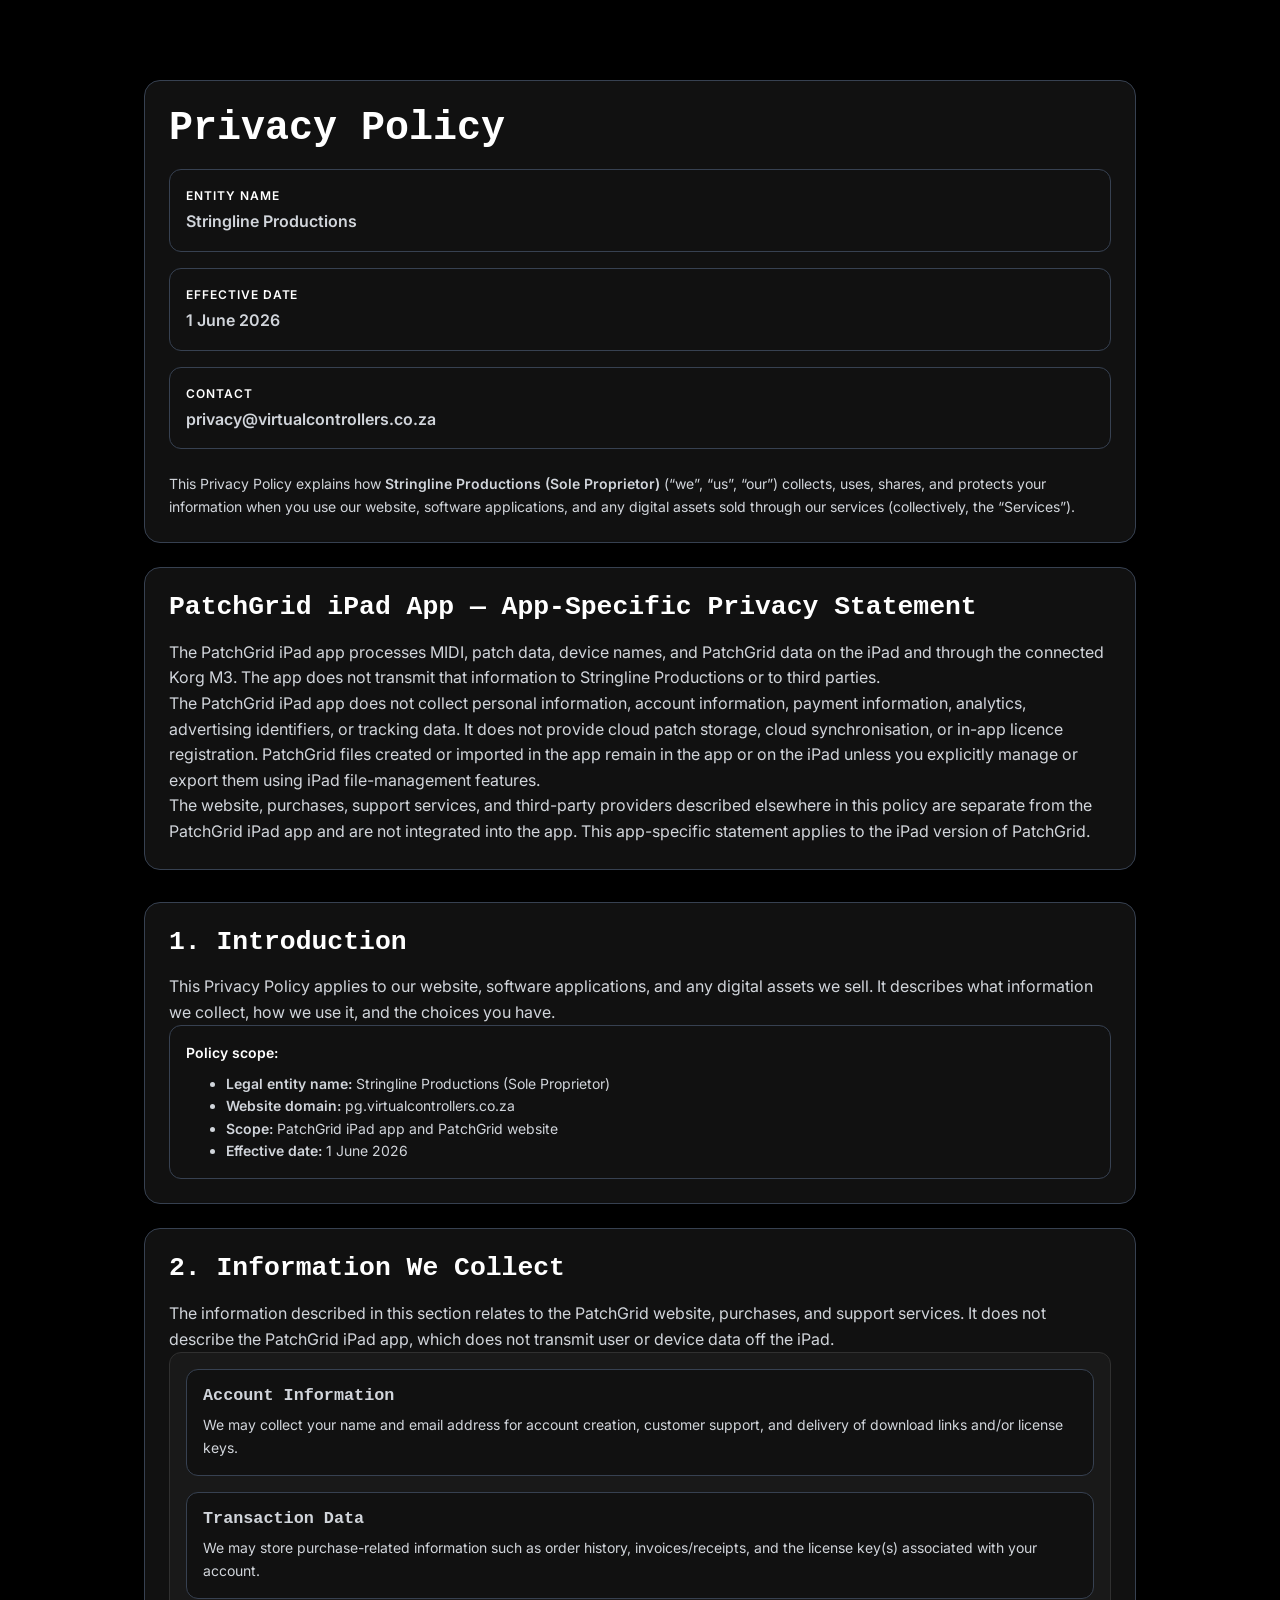
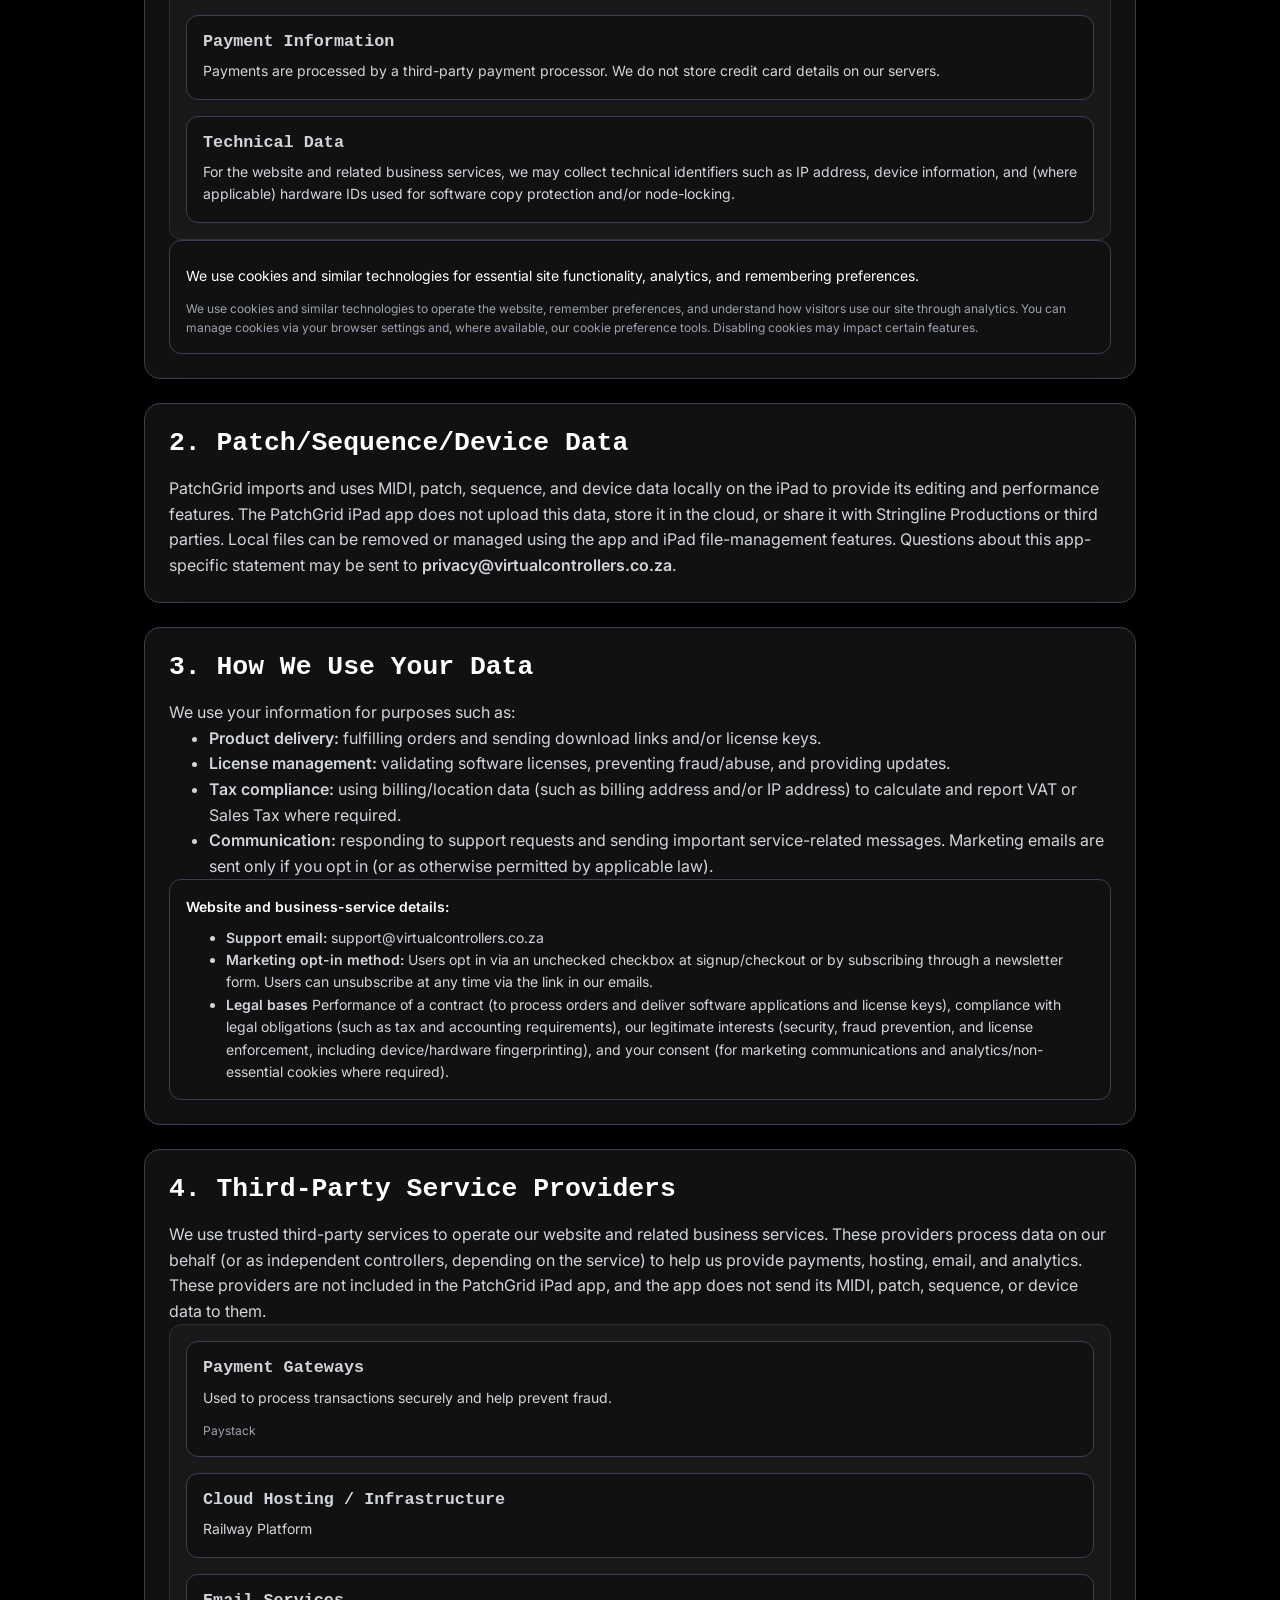
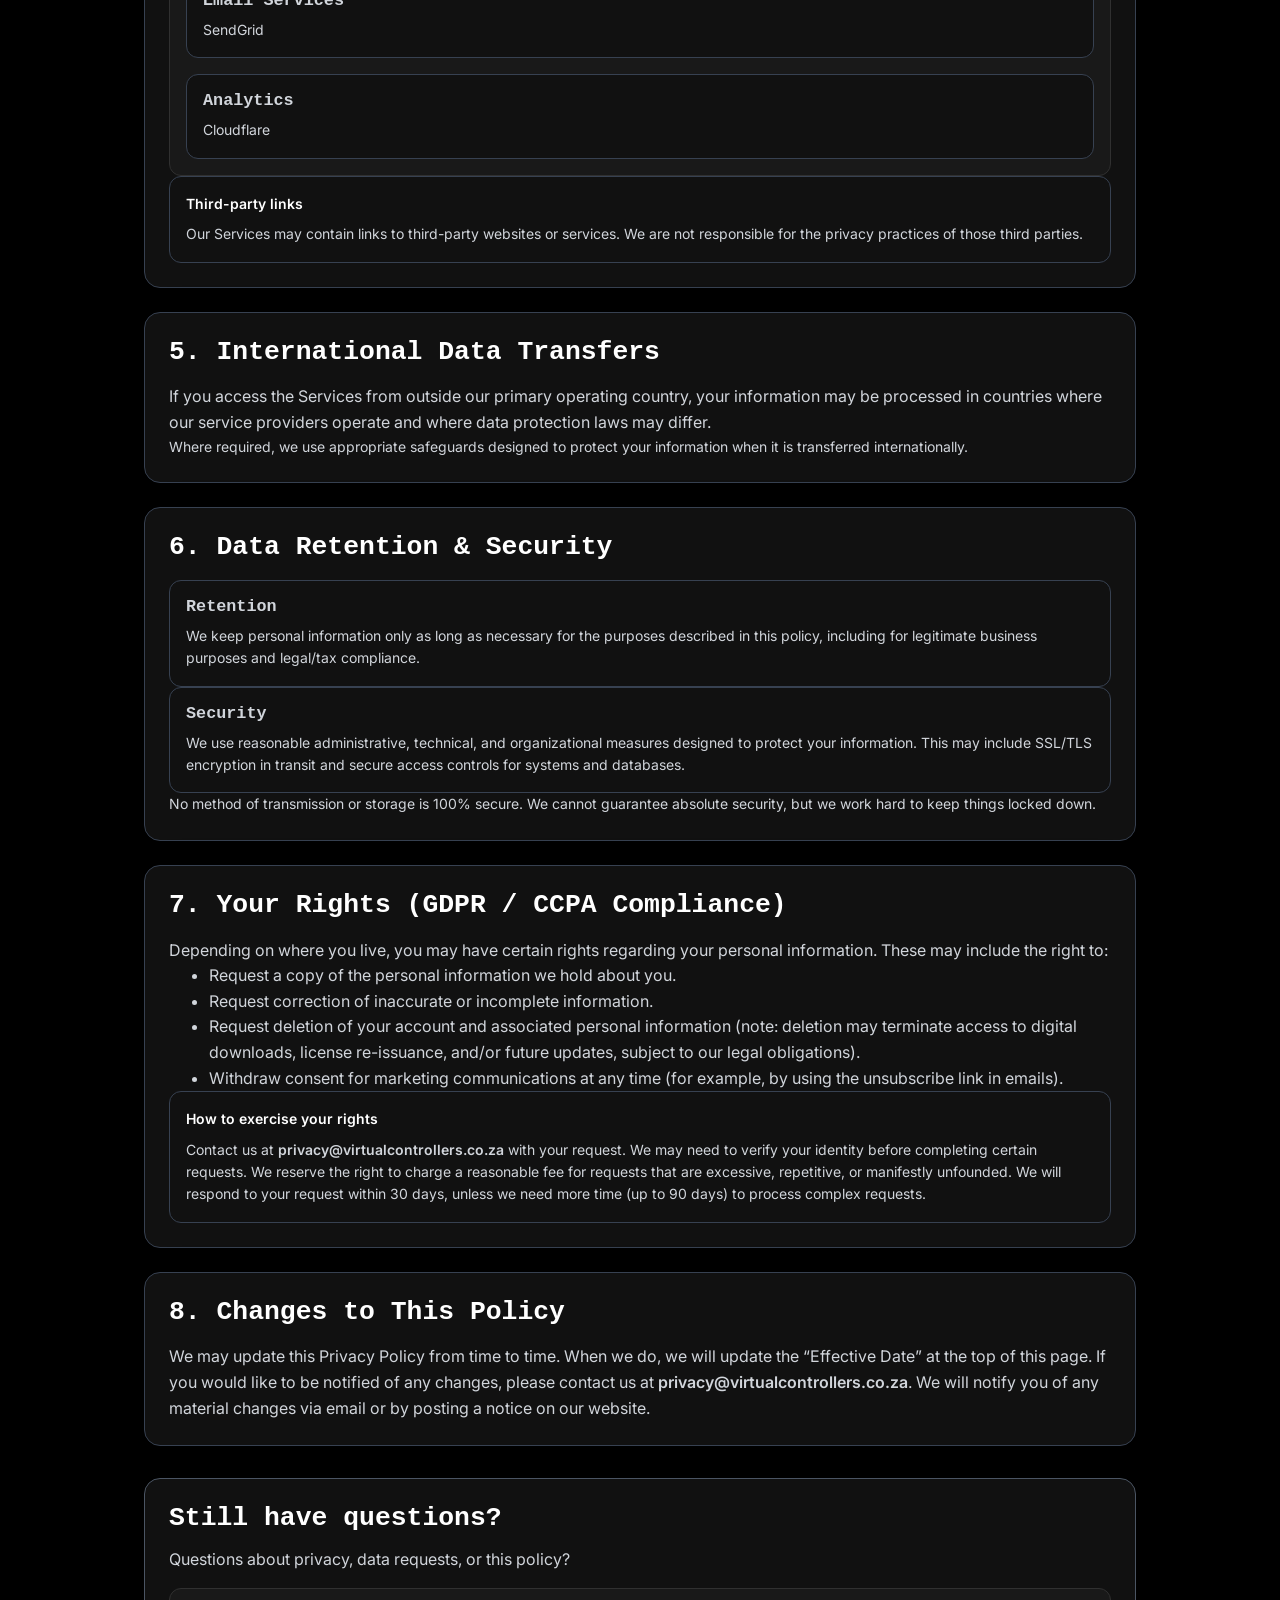
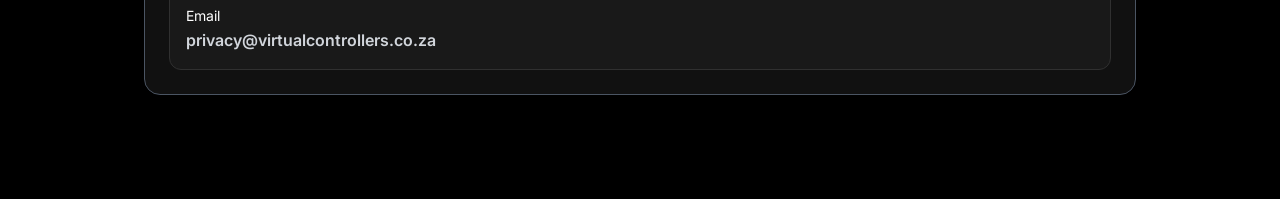
<file: privacy-policy.html>
<!DOCTYPE html>
<html lang="en" class="scroll-smooth">
<head>
    <meta charset="UTF-8" />
    <meta name="viewport" content="width=device-width, initial-scale=1.0" />
    <title>Privacy Policy</title>
    <meta name="description" content="Privacy Policy" />
    <!-- Google Fonts: Poppins & Inter (match site) -->
    <link rel="preconnect" href="https://fonts.googleapis.com">
    <link rel="preconnect" href="https://fonts.gstatic.com" crossorigin>
    <link href="https://fonts.googleapis.com/css2?family=Inter:wght@300;400;500;600&family=Poppins:wght@400;600;700&display=swap" rel="stylesheet">
    <!-- Page styling is self-contained for the PatchGrid site. -->
    <!-- CONFIG_START --><script>
    /* Application Configuration */
    (function() {
        var _0x4f2a = "[base64]";
        window.APP_CONFIG = JSON.parse(atob(_0x4f2a));
    })();
</script><!-- CONFIG_END -->
    <script src="index.js?v=1.0.0"></script>
    <style>
        html, body { background: #000 !important; color: #f3f4f6 !important; }
        header, main, footer, .bg-white, .bg-gray-50, .bg-gray-100, .bg-brand-light { background: #000 !important; color: #f3f4f6 !important; }
        section, .rounded-2xl, .rounded-xl { background: #111 !important; border-color: #4b5563 !important; }
        h1, h2, h3, h4, p, li, td, th, label, span { color: inherit !important; }
        h1, h2, h3, h4 { color: #fff !important; }
        a { color: #facc15 !important; }
        th { background: #1f2937 !important; }
        input, textarea { background: #111 !important; color: #f3f4f6 !important; border-color: #4b5563 !important; }
    </style>
    <style>
        :root { color-scheme: dark; --pg-yellow: #facc15; --pg-panel: #111; --pg-line: #374151; --pg-muted: #9ca3af; }
        * { box-sizing: border-box; }
        html { scroll-behavior: smooth; }
        body { margin: 0; min-width: 320px; background: #000 !important; color: #e5e7eb !important; font-family: Inter, ui-sans-serif, system-ui, sans-serif; line-height: 1.6; }
        a { color: var(--pg-yellow) !important; text-decoration: none; }
        a:hover { color: #fff !important; }
        header { background: rgba(0,0,0,.96) !important; border-color: var(--pg-line) !important; }
        header > div, main > div, footer > div { width: min(100% - 2rem, 64rem); margin-inline: auto; }
        header > div { padding-block: 1.25rem; display: flex; align-items: center; justify-content: space-between; gap: 1rem; }
        header a { display: inline-flex; align-items: baseline; gap: .6rem; }
        header a span:first-child { color: #fff !important; font: 700 1.15rem/1.2 ui-monospace, SFMono-Regular, Menlo, monospace; letter-spacing: -.03em; }
        header a span:last-child { color: var(--pg-yellow) !important; font-size: .7rem; letter-spacing: .2em; }
        header a[data-href="home"]:last-child, header div > div:last-child a { border: 1px solid var(--pg-line); border-radius: .5rem; padding: .5rem .8rem; color: #fff !important; }
        main { background: #050505 !important; padding-block: 2.5rem; }
        main > div { padding-block: 0; }
        section { margin-bottom: 1.5rem; }
        main > div > section, main > div > div > section { background: linear-gradient(145deg, #151515, #0d0d0d) !important; border: 1px solid var(--pg-line) !important; border-radius: 1rem; padding: clamp(1.25rem, 3vw, 2.5rem); box-shadow: 0 14px 40px rgba(0,0,0,.24); }
        h1, h2, h3, h4 { margin: 0; color: #fff !important; font-family: ui-monospace, SFMono-Regular, Menlo, monospace; line-height: 1.2; }
        h1 { font-size: clamp(1.8rem, 4vw, 2.5rem); }
        h2 { font-size: clamp(1.25rem, 3vw, 1.65rem); }
        h3 { font-size: 1.05rem; }
        p { margin: 0; }
        ul { margin-block: 0; }
        main p, main li { color: #d1d5db !important; }
        main section > div, main section > p { margin-top: 1rem; }
        main section > div > div { background: #191919 !important; border: 1px solid #303030 !important; border-radius: .75rem; padding: 1rem; }
        main section > div > div p:first-child, main section > div > div h3 { color: #fff !important; }
        footer { background: #000 !important; border-top: 1px solid var(--pg-line); padding: 2rem 1rem; }
        footer > div { padding: 0; }
        footer a { color: #d1d5db !important; }
        .max-w-5xl { max-width: 64rem; }
        .mx-auto { margin-inline: auto; }
        .px-4 { padding-inline: 1rem; }
        .py-6 { padding-block: 1.5rem; }
        .py-10 { padding-block: 2.5rem; }
        .md\\:py-14 { padding-block: 3.5rem; }
        .p-4 { padding: 1rem; }
        .p-6 { padding: 1.5rem; }
        .md\\:p-10 { padding: 2.5rem; }
        .mt-1 { margin-top: .25rem; }
        .mt-2 { margin-top: .5rem; }
        .mt-3 { margin-top: .75rem; }
        .mt-4 { margin-top: 1rem; }
        .mt-6 { margin-top: 1.5rem; }
        .mt-8 { margin-top: 2rem; }
        .grid { display: grid; }
        .grid-cols-1 { grid-template-columns: 1fr; }
        .gap-4 { gap: 1rem; }
        .rounded-xl { border-radius: .75rem; }
        .rounded-2xl { border-radius: 1rem; }
        .border { border-width: 1px; border-style: solid; }
        .border-gray-100, .border-gray-200 { border-color: var(--pg-line) !important; }
        .text-xs { font-size: .75rem; }
        .text-sm { font-size: .875rem; }
        .text-gray-500 { color: var(--pg-muted) !important; }
        .text-gray-600, .text-gray-700, .text-gray-800, .text-gray-900 { color: #d1d5db !important; }
        .font-semibold { font-weight: 600; }
        .font-bold { font-weight: 700; }
        .uppercase { text-transform: uppercase; }
        .tracking-wider { letter-spacing: .08em; }
        .tracking-widest { letter-spacing: .2em; }
        input, textarea { width: 100%; border: 1px solid var(--pg-line); border-radius: .65rem; padding: .75rem 1rem; background: #0b0b0b; color: #fff; font: inherit; }
        input:focus, textarea:focus { outline: 2px solid var(--pg-yellow); outline-offset: 2px; }
        @media (min-width: 768px) { .md\\:grid-cols-3 { grid-template-columns: repeat(3, minmax(0,1fr)); } .md\\:grid-cols-2 { grid-template-columns: repeat(2, minmax(0,1fr)); } }
    </style>
</head>
<body class="font-sans text-gray-800 antialiased bg-white">
<!-- Main content -->
<main class="bg-brand-light">
    <div class="max-w-5xl mx-auto px-4 py-10 md:py-14">
        <!-- Title card -->
        <section class="bg-white rounded-2xl shadow-sm border border-gray-100 p-6 md:p-10">
            <h1 class="font-display font-bold text-3xl md:text-4xl text-brand-darkpink">Privacy Policy</h1>
            <div class="mt-4 grid grid-cols-1 md:grid-cols-3 gap-4">
                <div class="rounded-xl border border-gray-100 bg-gray-50 p-4">
                    <p class="text-xs uppercase tracking-wider text-gray-500 font-semibold">Entity Name</p>
                    <p class="mt-1 font-semibold text-gray-900">Stringline Productions</p>
                </div>
                <div class="rounded-xl border border-gray-100 bg-gray-50 p-4">
                    <p class="text-xs uppercase tracking-wider text-gray-500 font-semibold">Effective Date</p>
                    <p class="mt-1 font-semibold text-gray-900">1 June 2026</p>
                </div>
                <div class="rounded-xl border border-gray-100 bg-gray-50 p-4">
                    <p class="text-xs uppercase tracking-wider text-gray-500 font-semibold">Contact</p>
                    <p class="mt-1 font-semibold text-gray-900">privacy@virtualcontrollers.co.za</p>
                </div>
            </div>
            <p class="mt-6 text-sm text-gray-600 leading-relaxed">
                This Privacy Policy explains how <span class="font-semibold text-gray-900">Stringline Productions (Sole Proprietor)</span> (“we”, “us”, “our”)
                collects, uses, shares, and protects your information when you use our website, software applications, and any digital
                assets sold through our services (collectively, the “Services”).
            </p>
        </section>
            <!-- PatchGrid iPad app-specific statement -->
            <section class="bg-white rounded-2xl shadow-sm border border-gray-100 p-6 md:p-10">
                <h2 class="font-display font-bold text-2xl text-brand-dark">PatchGrid iPad App — App-Specific Privacy Statement</h2>
                <div class="mt-4 space-y-4 text-gray-700 leading-relaxed">
                    <p>
                        The PatchGrid iPad app processes MIDI, patch data, device names, and PatchGrid data on the iPad and through the
                        connected Korg M3. The app does not transmit that information to Stringline Productions or to third parties.
                    </p>
                    <p>
                        The PatchGrid iPad app does not collect personal information, account information, payment information, analytics,
                        advertising identifiers, or tracking data. It does not provide cloud patch storage, cloud synchronisation, or in-app
                        licence registration. PatchGrid files created or imported in the app remain in the app or on the iPad unless you
                        explicitly manage or export them using iPad file-management features.
                    </p>
                    <p>
                        The website, purchases, support services, and third-party providers described elsewhere in this policy are separate
                        from the PatchGrid iPad app and are not integrated into the app. This app-specific statement applies to the iPad
                        version of PatchGrid.
                    </p>
                </div>
            </section>
            <!-- Sections -->
        <div class="mt-8 space-y-6">
            <!-- 1. Introduction -->
            <section class="bg-white rounded-2xl shadow-sm border border-gray-100 p-6 md:p-10">
                <h2 class="font-display font-bold text-2xl text-brand-dark">1. Introduction</h2>
                <div class="mt-4 space-y-4 text-gray-700 leading-relaxed">
                    <p>
                        This Privacy Policy applies to our website, software applications, and any digital assets we sell.
                        It describes what information we collect, how we use it, and the choices you have.
                    </p>
                    <div class="rounded-xl border border-gray-100 bg-gray-50 p-4">
                        <p class="text-sm font-semibold text-gray-900">Policy scope:</p>
                        <ul class="mt-2 list-disc pl-5 text-sm text-gray-700 space-y-1">
                            <li><span class="font-semibold">Legal entity name:</span> Stringline Productions (Sole Proprietor)</li>
                            <li><span class="font-semibold">Website domain:</span> pg.virtualcontrollers.co.za</li>
                            <li><span class="font-semibold">Scope:</span> PatchGrid iPad app and PatchGrid website</li>
                            <li><span class="font-semibold">Effective date:</span> 1 June 2026</li>
                        </ul>
                    </div>
                </div>
            </section>
            <!-- 2. Information We Collect -->
            <section class="bg-white rounded-2xl shadow-sm border border-gray-100 p-6 md:p-10">
                <h2 class="font-display font-bold text-2xl text-brand-dark">2. Information We Collect</h2>
                <div class="mt-4 space-y-4 text-gray-700 leading-relaxed">
                    <p>
                        The information described in this section relates to the PatchGrid website, purchases, and support services. It does
                        not describe the PatchGrid iPad app, which does not transmit user or device data off the iPad.
                    </p>
                    <div class="grid grid-cols-1 md:grid-cols-2 gap-4">
                        <div class="rounded-xl border border-gray-100 bg-gray-50 p-4">
                            <h3 class="font-semibold text-gray-900">Account Information</h3>
                            <p class="mt-2 text-sm text-gray-700">
                                We may collect your name and email address for account creation, customer support, and delivery of download links
                                and/or license keys.
                            </p>
                        </div>
                        <div class="rounded-xl border border-gray-100 bg-gray-50 p-4">
                            <h3 class="font-semibold text-gray-900">Transaction Data</h3>
                            <p class="mt-2 text-sm text-gray-700">
                                We may store purchase-related information such as order history, invoices/receipts, and the license key(s)
                                associated with your account.
                            </p>
                        </div>
                        <div class="rounded-xl border border-gray-100 bg-gray-50 p-4">
                            <h3 class="font-semibold text-gray-900">Payment Information</h3>
                            <p class="mt-2 text-sm text-gray-700">
                                Payments are processed by a third-party payment processor. We do not store credit card details on our servers.
                            </p>
                        </div>
                        <div class="rounded-xl border border-gray-100 bg-gray-50 p-4">
                            <h3 class="font-semibold text-gray-900">Technical Data</h3>
                            <p class="mt-2 text-sm text-gray-700">
                                For the website and related business services, we may collect technical identifiers such as IP address, device information, and (where applicable) hardware IDs
                                used for software copy protection and/or node-locking.
                            </p>
                        </div>
                    </div>
                    <div class="rounded-xl border border-gray-200 bg-white p-4">
                        <p class="mt-2 text-sm text-gray-700">
                            We use cookies and similar technologies for essential site functionality, analytics, and remembering preferences.
                        </p>
                        <p class="mt-3 text-xs text-gray-500">
                            We use cookies and similar technologies to operate the website, remember preferences, and understand how visitors
                            use our site through analytics. You can manage cookies via your browser settings and, where available, our cookie
                            preference tools. Disabling cookies may impact certain features.
                        </p>
                    </div>
                </div>
            </section>
            <!-- Optional: Changes -->
            <section class="bg-white rounded-2xl shadow-sm border border-gray-100 p-6 md:p-10">
                <h2 class="font-display font-bold text-2xl text-brand-dark">2. Patch/Sequence/Device Data</h2>
                <div class="mt-4 space-y-3 text-gray-700 leading-relaxed">
                    <p>
                        PatchGrid imports and uses MIDI, patch, sequence, and device data locally on the iPad to provide its editing and
                        performance features. The PatchGrid iPad app does not upload this data, store it in the cloud, or share it with
                        Stringline Productions or third parties. Local files can be removed or managed using the app and iPad file-management
                        features. Questions about this app-specific statement may be sent to <span class="font-semibold text-gray-900">privacy@virtualcontrollers.co.za</span>.
                    </p>
                </div>
            </section>
            <!-- 3. How We Use Your Data -->
            <section class="bg-white rounded-2xl shadow-sm border border-gray-100 p-6 md:p-10">
                <h2 class="font-display font-bold text-2xl text-brand-dark">3. How We Use Your Data</h2>
                <div class="mt-4 space-y-4 text-gray-700 leading-relaxed">
                    <p>We use your information for purposes such as:</p>
                    <ul class="list-disc pl-5 space-y-2 text-gray-700">
                        <li>
                            <span class="font-semibold text-gray-900">Product delivery:</span> fulfilling orders and sending download links and/or license keys.
                        </li>
                        <li>
                            <span class="font-semibold text-gray-900">License management:</span> validating software licenses, preventing fraud/abuse, and providing updates.
                        </li>
                        <li>
                            <span class="font-semibold text-gray-900">Tax compliance:</span> using billing/location data (such as billing address and/or IP address) to calculate and report VAT or Sales Tax where required.
                        </li>
                        <li>
                            <span class="font-semibold text-gray-900">Communication:</span> responding to support requests and sending important service-related messages.
                            Marketing emails are sent only if you opt in (or as otherwise permitted by applicable law).
                        </li>
                    </ul>
                    <div class="rounded-xl border border-gray-100 bg-gray-50 p-4">
                        <p class="text-sm font-semibold text-gray-900">Website and business-service details:</p>
                        <ul class="mt-2 list-disc pl-5 text-sm text-gray-700 space-y-1">
                            <li><span class="font-semibold">Support email:</span> support@virtualcontrollers.co.za</li>
                            <li><span class="font-semibold">Marketing opt-in method:</span> Users opt in via an unchecked checkbox at signup/checkout or by subscribing through a newsletter form. Users can unsubscribe at any time via the link in our emails.</li>
                            <li><span class="font-semibold">Legal bases</span> Performance of a contract (to process orders and deliver software applications and license keys), compliance with legal obligations (such as tax and accounting requirements), our legitimate interests (security, fraud prevention, and license enforcement, including device/hardware fingerprinting), and your consent (for marketing communications and analytics/non-essential cookies where required).</li>
                        </ul>
                    </div>
                </div>
            </section>
            <!-- 4. Third-Party Service Providers -->
            <section class="bg-white rounded-2xl shadow-sm border border-gray-100 p-6 md:p-10">
                <h2 class="font-display font-bold text-2xl text-brand-dark">4. Third-Party Service Providers</h2>
                <div class="mt-4 space-y-4 text-gray-700 leading-relaxed">
                    <p>
                        We use trusted third-party services to operate our website and related business services. These providers process data
                        on our behalf (or as independent controllers, depending on the service) to help us provide payments, hosting, email,
                        and analytics.
                    </p>
                    <p>
                        These providers are not included in the PatchGrid iPad app, and the app does not send its MIDI, patch, sequence, or
                        device data to them.
                    </p>
                    <div class="grid grid-cols-1 md:grid-cols-2 gap-4">
                        <div class="rounded-xl border border-gray-100 bg-gray-50 p-4">
                            <h3 class="font-semibold text-gray-900">Payment Gateways</h3>
                            <p class="mt-2 text-sm text-gray-700">
                                Used to process transactions securely and help prevent fraud.
                            </p>
                            <p class="mt-3 text-xs text-gray-500">
                                Paystack
                            </p>
                        </div>
                        <div class="rounded-xl border border-gray-100 bg-gray-50 p-4">
                            <h3 class="font-semibold text-gray-900">Cloud Hosting / Infrastructure</h3>
                            <p class="mt-2 text-sm text-gray-700">
                                Railway Platform
                            </p>
                        </div>
                        <div class="rounded-xl border border-gray-100 bg-gray-50 p-4">
                            <h3 class="font-semibold text-gray-900">Email Services</h3>
                            <p class="mt-2 text-sm text-gray-700">
                                SendGrid
                            </p>
                        </div>
                        <div class="rounded-xl border border-gray-100 bg-gray-50 p-4">
                            <h3 class="font-semibold text-gray-900">Analytics</h3>
                            <p class="mt-2 text-sm text-gray-700">
                                Cloudflare
                            </p>
                        </div>
                    </div>
                    <div class="rounded-xl border border-gray-200 bg-white p-4">
                        <p class="text-sm font-semibold text-gray-900">Third-party links</p>
                        <p class="mt-2 text-sm text-gray-700">
                            Our Services may contain links to third-party websites or services. We are not responsible for the privacy
                            practices of those third parties.
                        </p>
                    </div>
                </div>
            </section>
            <!-- 5. International Data Transfers -->
            <section class="bg-white rounded-2xl shadow-sm border border-gray-100 p-6 md:p-10">
                <h2 class="font-display font-bold text-2xl text-brand-dark">5. International Data Transfers</h2>
                <div class="mt-4 space-y-4 text-gray-700 leading-relaxed">
                    <p>
                        If you access the Services from outside our primary operating country, your information may be processed in countries
                        where our service providers operate and where data protection laws may differ.
                    </p>
                    <p class="text-sm text-gray-600">
                        Where required, we use appropriate safeguards designed to protect your information when it is transferred internationally.
                    </p>
                </div>
            </section>
            <!-- 6. Data Retention & Security -->
            <section class="bg-white rounded-2xl shadow-sm border border-gray-100 p-6 md:p-10">
                <h2 class="font-display font-bold text-2xl text-brand-dark">6. Data Retention &amp; Security</h2>
                <div class="mt-4 space-y-4 text-gray-700 leading-relaxed">
                    <div class="rounded-xl border border-gray-100 bg-gray-50 p-4">
                        <h3 class="font-semibold text-gray-900">Retention</h3>
                        <p class="mt-2 text-sm text-gray-700">
                            We keep personal information only as long as necessary for the purposes described in this policy, including for
                            legitimate business purposes and legal/tax compliance.
                        </p>
                    </div>
                    <div class="rounded-xl border border-gray-100 bg-gray-50 p-4">
                        <h3 class="font-semibold text-gray-900">Security</h3>
                        <p class="mt-2 text-sm text-gray-700">
                            We use reasonable administrative, technical, and organizational measures designed to protect your information.
                            This may include SSL/TLS encryption in transit and secure access controls for systems and databases.
                        </p>
                    </div>
                    <p class="text-sm text-gray-600">
                        No method of transmission or storage is 100% secure. We cannot guarantee absolute security, but we work hard to keep
                        things locked down.
                    </p>
                </div>
            </section>
            <!-- 7. Your Rights (GDPR / CCPA) -->
            <section class="bg-white rounded-2xl shadow-sm border border-gray-100 p-6 md:p-10">
                <h2 class="font-display font-bold text-2xl text-brand-dark">7. Your Rights (GDPR / CCPA Compliance)</h2>
                <div class="mt-4 space-y-4 text-gray-700 leading-relaxed">
                    <p>
                        Depending on where you live, you may have certain rights regarding your personal information. These may include the
                        right to:
                    </p>
                    <ul class="list-disc pl-5 space-y-2 text-gray-700">
                        <li>Request a copy of the personal information we hold about you.</li>
                        <li>Request correction of inaccurate or incomplete information.</li>
                        <li>
                            Request deletion of your account and associated personal information (note: deletion may terminate access to digital
                            downloads, license re-issuance, and/or future updates, subject to our legal obligations).
                        </li>
                        <li>Withdraw consent for marketing communications at any time (for example, by using the unsubscribe link in emails).</li>
                    </ul>
                    <div class="rounded-xl border border-gray-100 bg-gray-50 p-4">
                        <p class="text-sm font-semibold text-gray-900">How to exercise your rights</p>
                        <p class="mt-2 text-sm text-gray-700">
                            Contact us at <span class="font-semibold text-gray-900">privacy@virtualcontrollers.co.za</span> with your request.
                            We may need to verify your identity before completing certain requests. We reserve the right to charge a reasonable fee for requests that are excessive, repetitive, or manifestly unfounded.
                            We will respond to your request within 30 days, unless we need more time (up to 90 days) to process complex requests.
                        </p>
                    </div>
                </div>
            </section>
            <!-- Optional: Changes -->
            <section class="bg-white rounded-2xl shadow-sm border border-gray-100 p-6 md:p-10">
                <h2 class="font-display font-bold text-2xl text-brand-dark">8. Changes to This Policy</h2>
                <div class="mt-4 space-y-3 text-gray-700 leading-relaxed">
                    <p>
                        We may update this Privacy Policy from time to time. When we do, we will update the “Effective Date” at the top of this page.
                        If you would like to be notified of any changes, please contact us at <span class="font-semibold text-gray-900">privacy@virtualcontrollers.co.za</span>.
                        We will notify you of any material changes via email or by posting a notice on our website.
                    </p>
                </div>
            </section>
        </div>
        <!-- Contact card -->
        <section class="mt-8 bg-brand-darker text-white rounded-2xl p-6 md:p-10">
            <h2 class="font-display font-bold text-2xl">Still have questions?</h2>
            <p class="mt-3 text-white/80">
                Questions about privacy, data requests, or this policy?
            </p>
            <div class="mt-4 flex flex-col sm:flex-row gap-3 sm:items-center sm:justify-between">
                <div>
                    <p class="text-sm text-white/70">Email</p>
                    <p class="font-semibold">privacy@virtualcontrollers.co.za</p>
                </div>
            </div>
        </section>
    </div>
</main>
</body>
</html>
</file>
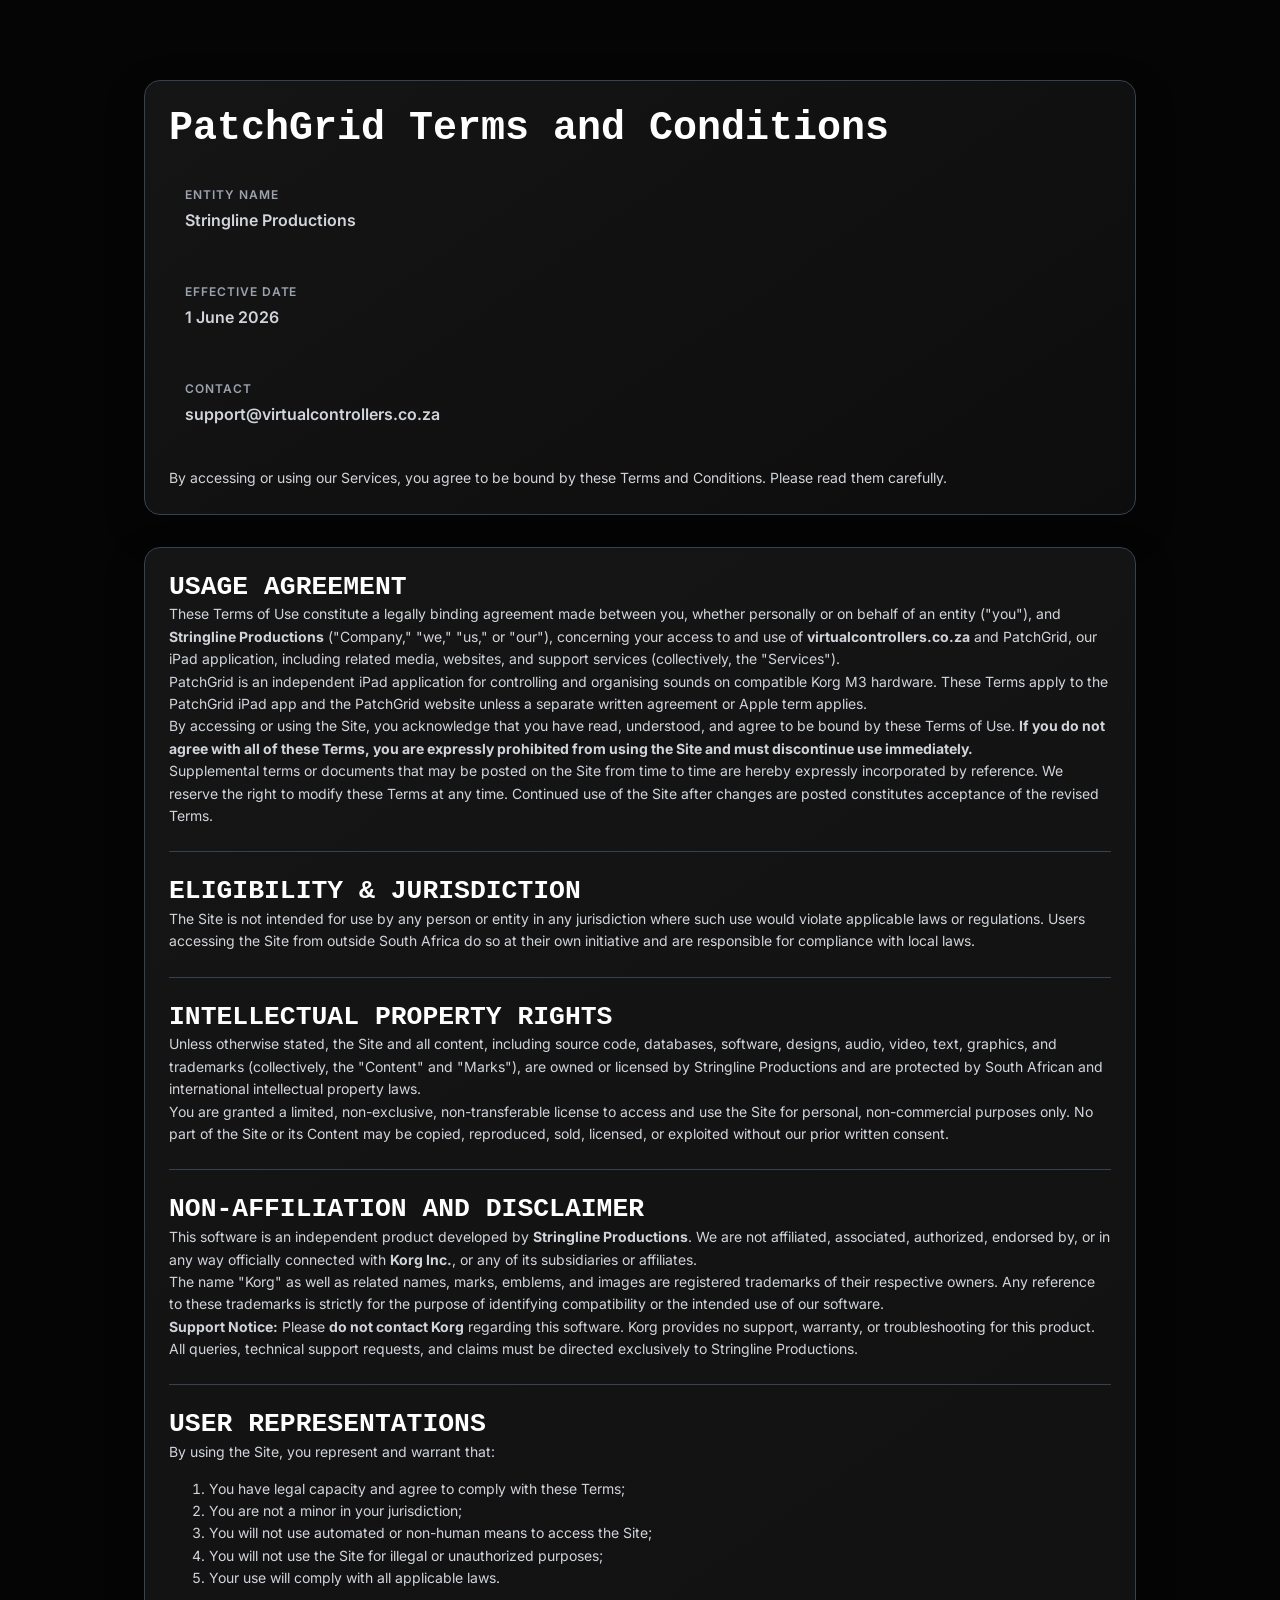
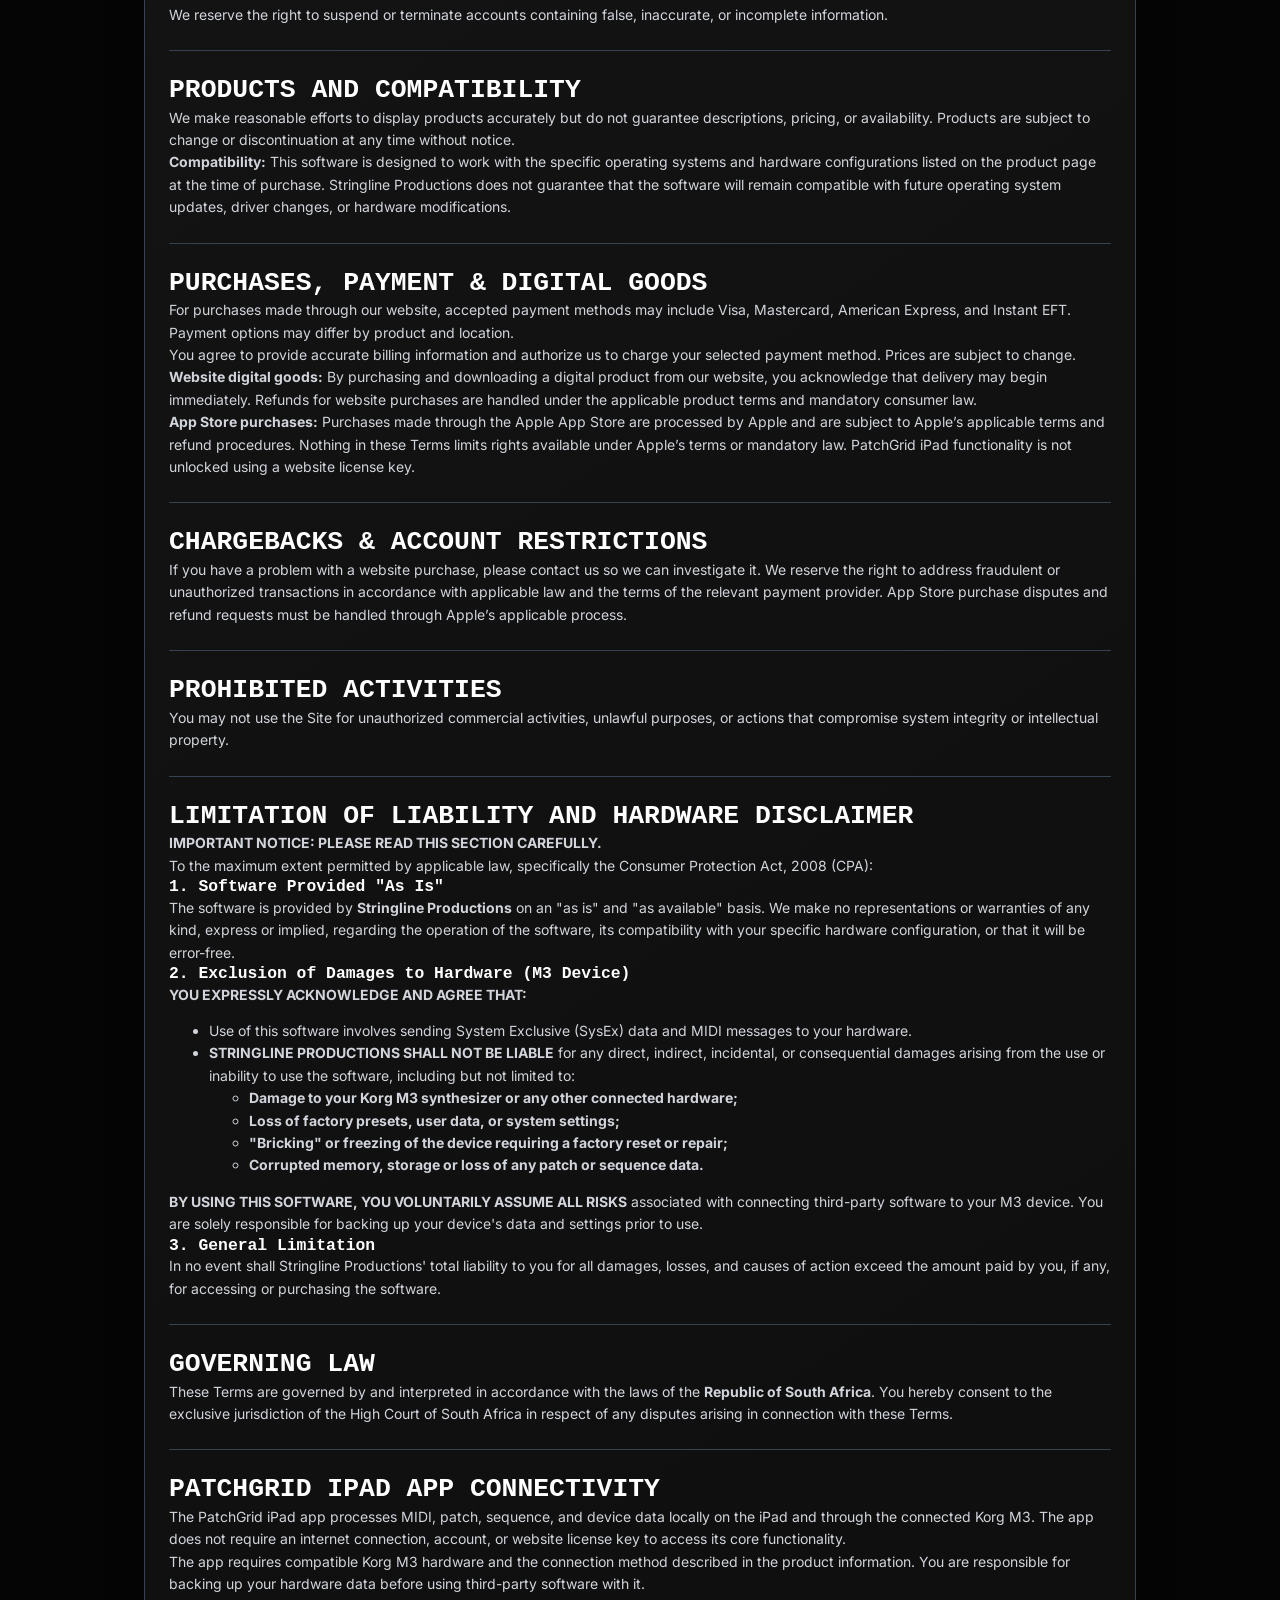
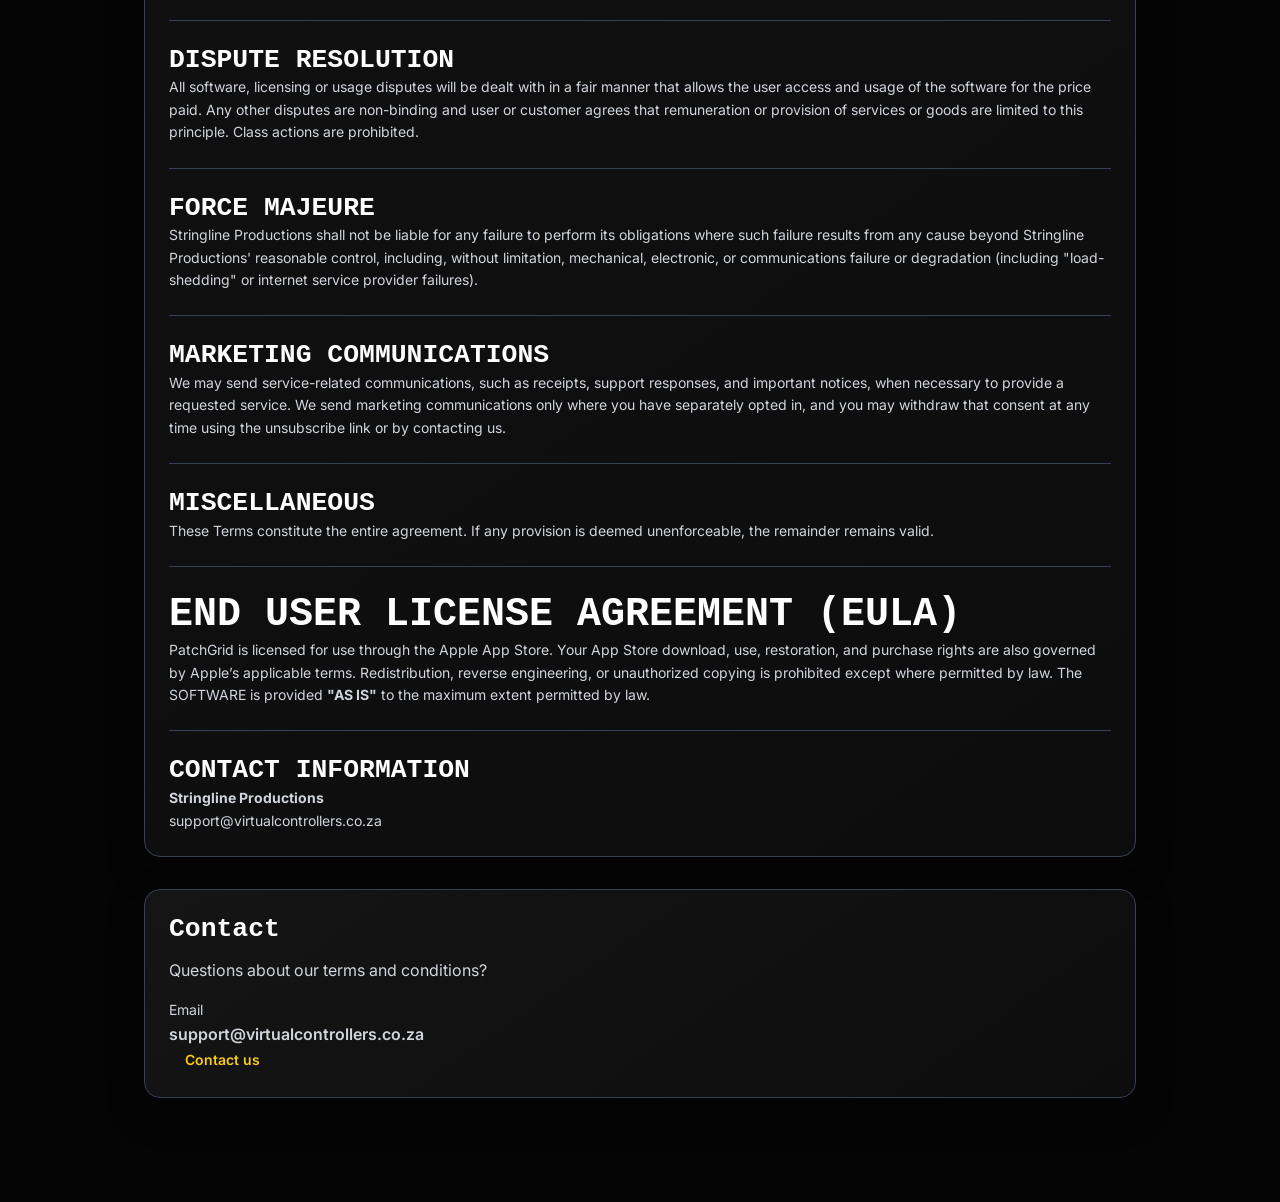
<file: terms-and-conditions.html>
<!DOCTYPE html>
<html lang="en" class="scroll-smooth">
<head>
    <meta charset="UTF-8" />
    <meta name="viewport" content="width=device-width, initial-scale=1.0" />
    <title>PatchGrid Terms and Conditions</title>
    <meta name="description" content="PatchGrid Terms and Conditions" />
    <!-- Google Fonts: Poppins & Inter (match site) -->
    <link rel="preconnect" href="https://fonts.googleapis.com">
    <link rel="preconnect" href="https://fonts.gstatic.com" crossorigin>
    <link href="https://fonts.googleapis.com/css2?family=Inter:wght@300;400;500;600&family=Poppins:wght@400;600;700&display=swap" rel="stylesheet">
    <!-- Page styling is self-contained for the PatchGrid site. -->
    <!-- CONFIG_START --><script>
    /* Application Configuration */
    (function() {
        var _0x4f2a = "[base64]";
        window.APP_CONFIG = JSON.parse(atob(_0x4f2a));
    })();
</script><!-- CONFIG_END -->
    <script src="index.js?v=1.0.0"></script>
    <style>
        :root { color-scheme: dark; --pg-yellow: #facc15; --pg-line: #374151; --pg-muted: #9ca3af; }
        * { box-sizing: border-box; }
        html { scroll-behavior: smooth; }
        body { margin: 0; min-width: 320px; background: #000 !important; color: #e5e7eb !important; font-family: Inter, ui-sans-serif, system-ui, sans-serif; line-height: 1.6; }
        a { color: var(--pg-yellow) !important; text-decoration: none; }
        a:hover { color: #fff !important; }
        main { background: #050505 !important; padding-block: 2.5rem; }
        main > div { width: min(100% - 2rem, 64rem); margin-inline: auto; }
        main > div > section, main > div > div > section { margin-bottom: 1.5rem; background: linear-gradient(145deg, #151515, #0d0d0d) !important; border: 1px solid var(--pg-line) !important; border-radius: 1rem; padding: clamp(1.25rem, 3vw, 2.5rem); box-shadow: 0 14px 40px rgba(0,0,0,.24); }
        h1, h2, h3, h4 { margin: 0; color: #fff !important; font-family: ui-monospace, SFMono-Regular, Menlo, monospace; line-height: 1.2; }
        h1 { font-size: clamp(1.8rem, 4vw, 2.5rem); }
        h2 { font-size: clamp(1.25rem, 3vw, 1.65rem); }
        p, li { color: #d1d5db !important; }
        p { margin: 0; }
        hr { border: 0; border-top: 1px solid #374151 !important; margin: 1.5rem 0; }
        .max-w-5xl { max-width: 64rem; }
        .mx-auto { margin-inline: auto; }
        .px-4 { padding-inline: 1rem; }
        .py-10 { padding-block: 2.5rem; }
        .md\\:py-14 { padding-block: 3.5rem; }
        .p-4 { padding: 1rem; }
        .p-6 { padding: 1.5rem; }
        .md\\:p-10 { padding: 2.5rem; }
        .mt-1 { margin-top: .25rem; }
        .mt-3 { margin-top: .75rem; }
        .mt-4 { margin-top: 1rem; }
        .mt-6 { margin-top: 1.5rem; }
        .mt-8 { margin-top: 2rem; }
        .grid { display: grid; }
        .grid-cols-1 { grid-template-columns: 1fr; }
        .gap-4 { gap: 1rem; }
        .rounded-xl { border-radius: .75rem; }
        .rounded-2xl { border-radius: 1rem; }
        .border-gray-100, .border-gray-200 { border-color: var(--pg-line) !important; }
        .text-xs { font-size: .75rem; }
        .text-sm { font-size: .875rem; }
        .text-gray-500 { color: var(--pg-muted) !important; }
        .text-gray-600, .text-gray-700, .text-gray-800, .text-gray-900 { color: #d1d5db !important; }
        .font-semibold { font-weight: 600; }
        .font-bold { font-weight: 700; }
        .uppercase { text-transform: uppercase; }
        .tracking-wider { letter-spacing: .08em; }
        @media (min-width: 768px) { .md\\:grid-cols-3 { grid-template-columns: repeat(3, minmax(0,1fr)); } }
    </style>
</head>
<body class="font-sans text-gray-800 antialiased bg-white">
<!-- Main content -->
<main class="bg-brand-light">
    <div class="max-w-5xl mx-auto px-4 py-10 md:py-14">
        <!-- Title card -->
        <section class="bg-white rounded-2xl shadow-sm border border-gray-100 p-6 md:p-10">
            <h1 class="font-display font-bold text-3xl md:text-4xl text-brand-darkpink">PatchGrid Terms and Conditions</h1>
            <div class="mt-4 grid grid-cols-1 md:grid-cols-3 gap-4">
                <div class="rounded-xl border border-gray-100 bg-gray-50 p-4">
                    <p class="text-xs uppercase tracking-wider text-gray-500 font-semibold">Entity Name</p>
                    <p class="mt-1 font-semibold text-gray-900">Stringline Productions</p>
                </div>
                <div class="rounded-xl border border-gray-100 bg-gray-50 p-4">
                    <p class="text-xs uppercase tracking-wider text-gray-500 font-semibold">Effective Date</p>
                    <p class="mt-1 font-semibold text-gray-900">1 June 2026</p>
                </div>
                <div class="rounded-xl border border-gray-100 bg-gray-50 p-4">
                    <p class="text-xs uppercase tracking-wider text-gray-500 font-semibold">Contact</p>
                    <p class="mt-1 font-semibold text-gray-900">support@virtualcontrollers.co.za</p>
                </div>
            </div>
            <p class="mt-6 text-sm text-gray-600 leading-relaxed">
                By accessing or using our Services, you agree to be bound by these Terms and Conditions. Please read them carefully.
            </p>
        </section>
        <!-- Terms Content -->
        <div class="mt-8 space-y-6">
            <section class="bg-white rounded-2xl shadow-sm border border-gray-100 p-6 md:p-10">
                <div class="text-gray-700 text-sm leading-relaxed space-y-6">
                            <div class="content-block">
                                <h2 class="text-xl font-display font-bold text-brand-dark mb-4"><strong>USAGE AGREEMENT</strong></h2>
                                <p class="mb-4">These Terms of Use constitute a legally binding agreement made between you,
                                    whether personally or on behalf of an entity ("you"), and <strong>Stringline
                                        Productions</strong> ("Company," "we," "us," or "our"), concerning your access to
                                    and use of <strong>virtualcontrollers.co.za</strong> and PatchGrid, our iPad application,
                                    including related media, websites, and support services (collectively, the
                                    "Services").</p>
                                <p class="mb-4">PatchGrid is an independent iPad application for controlling and organising
                                    sounds on compatible Korg M3 hardware. These Terms apply to the PatchGrid iPad app and
                                    the PatchGrid website unless a separate written agreement or Apple term applies.</p>
                                <p class="mb-4">By accessing or using the Site, you acknowledge that you have read,
                                    understood, and agree to be bound by these Terms of Use. <strong>If you do not agree
                                        with all of these Terms, you are expressly prohibited from using the Site and must
                                        discontinue use immediately.</strong></p>
                                <p class="mb-4">Supplemental terms or documents that may be posted on the Site from time to
                                    time are hereby expressly incorporated by reference. We reserve the right to modify
                                    these Terms at any time. Continued use of the Site after changes are posted constitutes
                                    acceptance of the revised Terms.</p>
                            </div>
                            <hr class="border-gray-100">
                            <div class="content-block">
                                <h2 class="text-xl font-display font-bold text-brand-dark mb-4"><strong>ELIGIBILITY & JURISDICTION</strong></h2>
                                <p class="mb-4">The Site is not intended for use by any person or entity in any jurisdiction
                                    where such use would violate applicable laws or regulations. Users accessing the Site
                                    from outside South Africa do so at their own initiative and are responsible for
                                    compliance with local laws.</p>
                            </div>
                            <hr class="border-gray-100">
                            <div class="content-block">
                                <h2 class="text-xl font-display font-bold text-brand-dark mb-4"><strong>INTELLECTUAL PROPERTY RIGHTS</strong></h2>
                                <p class="mb-4">Unless otherwise stated, the Site and all content, including source code,
                                    databases, software, designs, audio, video, text, graphics, and trademarks
                                    (collectively, the "Content" and "Marks"), are owned or licensed by Stringline
                                    Productions and are protected by South African and international intellectual property
                                    laws.</p>
                                <p class="mb-4">You are granted a limited, non-exclusive, non-transferable license to access
                                    and use the Site for personal, non-commercial purposes only. No part of the Site or its
                                    Content may be copied, reproduced, sold, licensed, or exploited without our prior
                                    written consent.</p>
                            </div>
                            <hr class="border-gray-100">
                            <div class="content-block">
                                <h2 class="text-xl font-display font-bold text-brand-dark mb-4"><strong>NON-AFFILIATION AND DISCLAIMER</strong></h2>
                                <p class="mb-4">This software is an independent product developed by <strong>Stringline
                                    Productions</strong>. We are not affiliated, associated, authorized, endorsed by, or in
                                    any way officially connected with <strong>Korg Inc.</strong>, or any of its subsidiaries
                                    or affiliates.</p>
                                <p class="mb-4">The name "Korg" as well as related names, marks, emblems, and images are
                                    registered trademarks of their respective owners. Any reference to these trademarks is
                                    strictly for the purpose of identifying compatibility or the intended use of our
                                    software.</p>
                                <p class="mb-4"><strong>Support Notice:</strong> Please <strong>do not contact Korg</strong>
                                    regarding this software. Korg provides no support, warranty, or troubleshooting for this
                                    product. All queries, technical support requests, and claims must be directed
                                    exclusively to Stringline Productions.</p>
                            </div>
                            <hr class="border-gray-100">
                            <div class="content-block">
                                <h2 class="text-xl font-display font-bold text-brand-dark mb-4"><strong>USER REPRESENTATIONS</strong></h2>
                                <p class="mb-4">By using the Site, you represent and warrant that:</p>
                                <ol class="list-decimal pl-5 mb-4 space-y-2">
                                    <li>You have legal capacity and agree to comply with these Terms;</li>
                                    <li>You are not a minor in your jurisdiction;</li>
                                    <li>You will not use automated or non-human means to access the Site;</li>
                                    <li>You will not use the Site for illegal or unauthorized purposes;</li>
                                    <li>Your use will comply with all applicable laws.</li>
                                </ol>
                                <p class="mb-4">We reserve the right to suspend or terminate accounts containing false,
                                    inaccurate, or incomplete information.</p>
                            </div>
                            <hr class="border-gray-100">
                            <div class="content-block">
                                <h2 class="text-xl font-display font-bold text-brand-dark mb-4"><strong>PRODUCTS AND COMPATIBILITY</strong></h2>
                                <p class="mb-4">We make reasonable efforts to display products accurately but do not
                                    guarantee descriptions, pricing, or availability. Products are subject to change or
                                    discontinuation at any time without notice.</p>
                                <p class="mb-4"><strong>Compatibility:</strong> This software is designed to work with the
                                    specific operating systems and hardware configurations listed on the product page at the
                                    time of purchase. Stringline Productions does not guarantee that the software will
                                    remain compatible with future operating system updates, driver changes, or hardware
                                    modifications.</p>
                            </div>
                            <hr class="border-gray-100">
                            <div class="content-block">
                                <h2 class="text-xl font-display font-bold text-brand-dark mb-4"><strong>PURCHASES, PAYMENT & DIGITAL GOODS</strong>
                                </h2>
                                <p class="mb-4">For purchases made through our website, accepted payment methods may include
                                    Visa, Mastercard, American Express, and Instant EFT. Payment options may differ by product
                                    and location.</p>
                                <p class="mb-4">You agree to provide accurate billing information and authorize us to charge
                                    your selected payment method. Prices are subject to change.</p>
                                <p class="mb-4"><strong>Website digital goods:</strong> By purchasing and downloading
                                    a digital product from our website, you acknowledge that delivery may begin immediately.
                                    Refunds for website purchases are handled under the applicable product terms and mandatory
                                    consumer law.</p>
                                <p class="mb-4"><strong>App Store purchases:</strong> Purchases made through the Apple App
                                    Store are processed by Apple and are subject to Apple’s applicable terms and refund
                                    procedures. Nothing in these Terms limits rights available under Apple’s terms or
                                    mandatory law. PatchGrid iPad functionality is not unlocked using a website license key.</p>
                            </div>
                            <hr class="border-gray-100">
                            <div class="content-block">
                                <h2 class="text-xl font-display font-bold text-brand-dark mb-4"><strong>CHARGEBACKS & ACCOUNT RESTRICTIONS</strong>
                                </h2>
                                <p class="mb-4">If you have a problem with a website purchase, please contact us so we can
                                    investigate it. We reserve the right to address fraudulent or unauthorized transactions
                                    in accordance with applicable law and the terms of the relevant payment provider. App Store
                                    purchase disputes and refund requests must be handled through Apple’s applicable process.</p>
                            </div>
                            <hr class="border-gray-100">
                            <div class="content-block">
                                <h2 class="text-xl font-display font-bold text-brand-dark mb-4"><strong>PROHIBITED ACTIVITIES</strong></h2>
                                <p class="mb-4">You may not use the Site for unauthorized commercial activities, unlawful
                                    purposes, or actions that compromise system integrity or intellectual property.</p>
                            </div>
                            <hr class="border-gray-100">
                            <div class="content-block">
                                <h2 class="text-xl font-display font-bold text-brand-dark mb-4"><strong>LIMITATION OF LIABILITY AND HARDWARE
                                    DISCLAIMER</strong></h2>
                                <p class="mb-4"><strong>IMPORTANT NOTICE: PLEASE READ THIS SECTION CAREFULLY.</strong></p>
                                <p class="mb-4">To the maximum extent permitted by applicable law, specifically the Consumer
                                    Protection Act, 2008 (CPA):</p>
                                <h3 class="text-lg font-semibold mb-2"><strong>1. Software Provided "As Is"</strong></h3>
                                <p class="mb-4">The software is provided by <strong>Stringline Productions</strong> on an
                                    "as is" and "as available" basis. We make no representations or warranties of any kind,
                                    express or implied, regarding the operation of the software, its compatibility with your
                                    specific hardware configuration, or that it will be error-free.</p>
                                <h3 class="text-lg font-semibold mb-2"><strong>2. Exclusion of Damages to Hardware (M3
                                    Device)</strong></h3>
                                <p class="mb-2"><strong>YOU EXPRESSLY ACKNOWLEDGE AND AGREE THAT:</strong></p>
                                <ul class="list-disc pl-5 mb-4 space-y-2">
                                    <li>Use of this software involves sending System Exclusive (SysEx) data and MIDI
                                        messages to your hardware.
                                    </li>
                                    <li><strong>STRINGLINE PRODUCTIONS SHALL NOT BE LIABLE</strong> for any direct,
                                        indirect, incidental, or consequential damages arising from the use or inability to
                                        use the software, including but not limited to:
                                        <ul class="list-disc pl-5 mt-2 space-y-1">
                                            <li><strong>Damage to your Korg M3 synthesizer or any other connected
                                                hardware;</strong></li>
                                            <li><strong>Loss of factory presets, user data, or system settings;</strong>
                                            </li>
                                            <li><strong>"Bricking" or freezing of the device requiring a factory reset or
                                                repair;</strong></li>
                                            <li><strong>Corrupted memory, storage or loss of any patch or sequence
                                                data.</strong></li>
                                        </ul>
                                    </li>
                                </ul>
                                <p class="mb-4"><strong>BY USING THIS SOFTWARE, YOU VOLUNTARILY ASSUME ALL RISKS</strong>
                                    associated with connecting third-party software to your M3 device. You are solely
                                    responsible for backing up your device's data and settings prior to use.</p>
                                <h3 class="text-lg font-semibold mb-2"><strong>3. General Limitation</strong></h3>
                                <p class="mb-4">In no event shall Stringline Productions' total liability to you for all
                                    damages, losses, and causes of action exceed the amount paid by you, if any, for
                                    accessing or purchasing the software.</p>
                            </div>
                            <hr class="border-gray-100">
                            <div class="content-block">
                                <h2 class="text-xl font-display font-bold text-brand-dark mb-4"><strong>GOVERNING LAW</strong></h2>
                                <p class="mb-4">These Terms are governed by and interpreted in accordance with the laws of
                                    the <strong>Republic of South Africa</strong>. You hereby consent to the exclusive
                                    jurisdiction of the High Court of South Africa in respect of any disputes arising in
                                    connection with these Terms.</p>
                            </div>
                            <hr class="border-gray-100">
                            <div class="content-block">
                                <h2 class="text-xl font-display font-bold text-brand-dark mb-4"><strong>PATCHGRID IPAD APP
                                    CONNECTIVITY</strong></h2>
                                <p class="mb-4">The PatchGrid iPad app processes MIDI, patch, sequence, and device data
                                    locally on the iPad and through the connected Korg M3. The app does not require an internet
                                    connection, account, or website license key to access its core functionality.</p>
                                <p class="mb-4">The app requires compatible Korg M3 hardware and the connection method
                                    described in the product information. You are responsible for backing up your hardware data
                                    before using third-party software with it.</p>
                            </div>
                            <hr class="border-gray-100">
                            <div class="content-block">
                                <h2 class="text-xl font-display font-bold text-brand-dark mb-4"><strong>DISPUTE RESOLUTION</strong></h2>
                                <p class="mb-4">All software, licensing or usage disputes will be dealt with in a fair
                                    manner that allows the user access and usage of the software for the price paid. Any
                                    other disputes are non-binding and user or customer agrees that remuneration or
                                    provision of services or goods are limited to this principle. Class actions are
                                    prohibited.</p>
                            </div>
                            <hr class="border-gray-100">
                            <div class="content-block">
                                <h2 class="text-xl font-display font-bold text-brand-dark mb-4"><strong>FORCE MAJEURE</strong></h2>
                                <p class="mb-4">Stringline Productions shall not be liable for any failure to perform its
                                    obligations where such failure results from any cause beyond Stringline Productions'
                                    reasonable control, including, without limitation, mechanical, electronic, or
                                    communications failure or degradation (including "load-shedding" or internet service
                                    provider failures).</p>
                            </div>
                            <hr class="border-gray-100">
                            <div class="content-block">
                                <h2 class="text-xl font-display font-bold text-brand-dark mb-4"><strong>MARKETING COMMUNICATIONS</strong></h2>
                                <p class="mb-4">We may send service-related communications, such as receipts, support
                                    responses, and important notices, when necessary to provide a requested service. We send
                                    marketing communications only where you have separately opted in, and you may withdraw that
                                    consent at any time using the unsubscribe link or by contacting us.</p>
                            </div>
                            <hr class="border-gray-100">
                            <div class="content-block">
                                <h2 class="text-xl font-display font-bold text-brand-dark mb-4"><strong>MISCELLANEOUS</strong></h2>
                                <p class="mb-4">These Terms constitute the entire agreement. If any provision is deemed
                                    unenforceable, the remainder remains valid.</p>
                            </div>
                            <hr class="border-gray-100">
                            <div class="content-block">
                                <h1 class="text-2xl font-display font-bold text-brand-dark mb-4"><strong>END USER LICENSE AGREEMENT (EULA)</strong>
                                </h1>
                                <p class="mb-4">PatchGrid is licensed for use through the Apple App Store. Your App Store
                                    download, use, restoration, and purchase rights are also governed by Apple’s applicable
                                    terms. Redistribution, reverse engineering, or unauthorized copying is prohibited except
                                    where permitted by law. The SOFTWARE is provided <strong>"AS IS"</strong> to the maximum
                                    extent permitted by law.</p>
                            </div>
                            <hr class="border-gray-100">
                            <div class="content-block">
                                <h2 class="text-xl font-display font-bold text-brand-dark mb-4"><strong>CONTACT INFORMATION</strong></h2>
                                <p class="mb-4"><strong>Stringline Productions</strong><br>support@virtualcontrollers.co.za</p>
                            </div>
                </div>
            </section>
        </div>
        <!-- Contact card -->
        <section class="mt-8 bg-brand-darker text-white rounded-2xl p-6 md:p-10">
            <h2 class="font-display font-bold text-2xl">Contact</h2>
            <p class="mt-3 text-white/80">
                Questions about our terms and conditions?
            </p>
            <div class="mt-4 flex flex-col sm:flex-row gap-3 sm:items-center sm:justify-between">
                <div>
                    <p class="text-sm text-white/70">Email</p>
                <p class="font-semibold">support@virtualcontrollers.co.za</p>
                </div>
                <a
                        data-href="contact"
                        class="inline-flex items-center justify-center rounded-md bg-brand-pink px-4 py-2 text-sm font-semibold hover:bg-brand-darkpink transition"
                >
                    Contact us
                </a>
            </div>
        </section>
    </div>
</main>
</body>
</html>
</file>
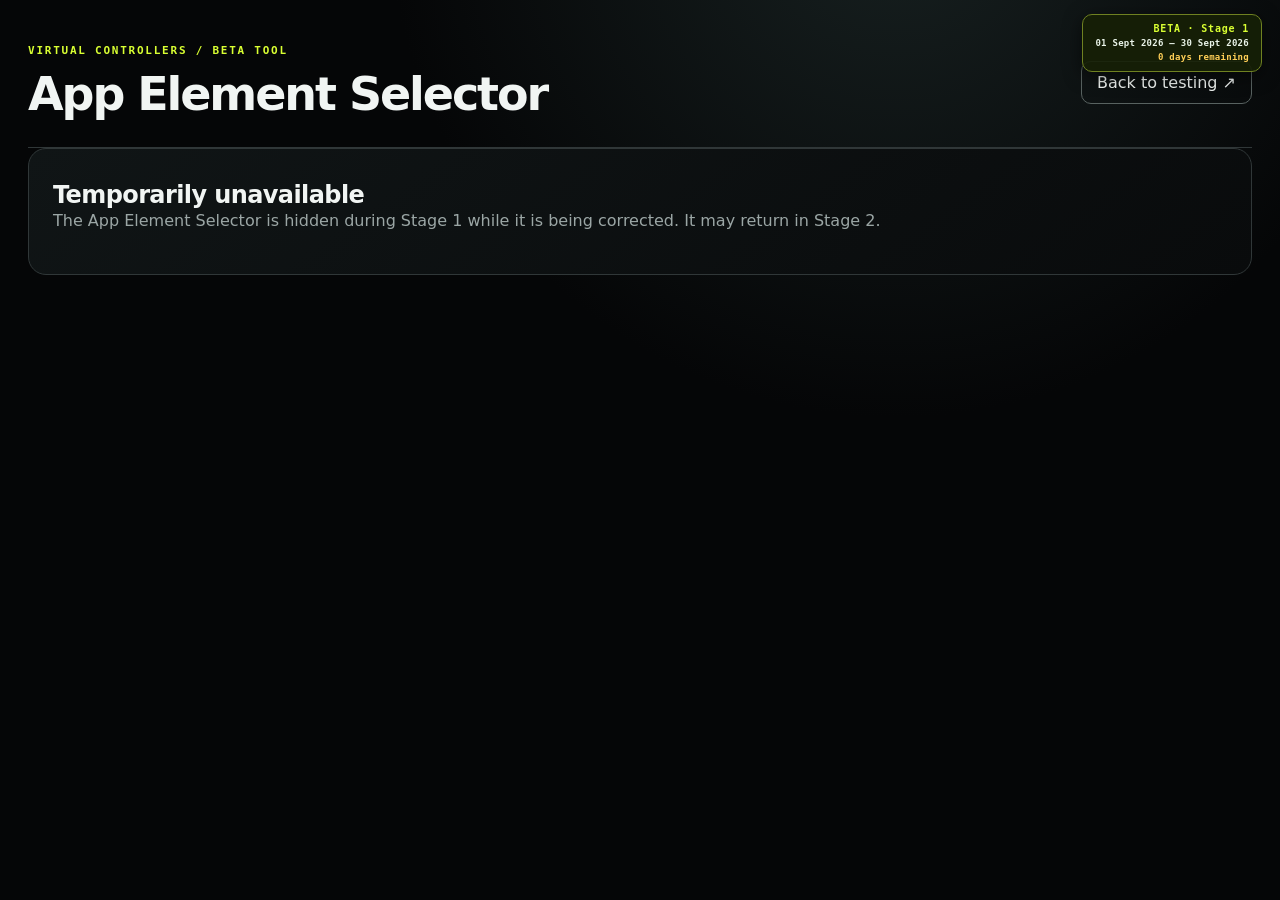
<file: beta/selector.html>
<!doctype html>
<html lang="en">
<head>
  <meta charset="utf-8">
  <meta name="viewport" content="width=device-width, initial-scale=1">
  <title>PG Beta | UI Selector unavailable</title>
  <link rel="stylesheet" href="beta.css"><link rel="stylesheet" href="stage.css">
</head>
<body>
  <main class="shell selector-shell">
    <header class="topbar selector-topbar"><div><div class="eyebrow">VIRTUAL CONTROLLERS / BETA TOOL</div><h1>App Element Selector</h1></div><a class="ghost link-button" href="index.html">Back to testing ↗</a></header>
    <section class="main-panel"><h2>Temporarily unavailable</h2><p class="muted">The App Element Selector is hidden during Stage 1 while it is being corrected. It may return in Stage 2.</p></section>
    <div hidden><section class="selector-layout">
      <aside class="selector-nav"><div class="eyebrow">SELECT A VIEW</div><div id="viewList" class="view-list"></div><div class="selector-help">Hover or tap a highlighted UI area. Select it to copy the standard location label into your beta report.</div></aside>
      <section class="selector-main"><div class="selector-heading"><div><div class="eyebrow" id="viewCode">VIEW</div><h2 id="viewTitle">PatchGrid Boot</h2></div><span class="pill">NO SCREENSHOT REQUIRED</span></div><div class="image-stage" id="imageStage"><img id="selectorImage" alt="PatchGrid UI reference"><div id="hotspots"></div></div><div class="selection-card"><div class="eyebrow">SELECTED UI ELEMENT</div><div id="selectedLabel" class="selected-label">Choose an area on the reference image</div><button id="copyLabel" class="primary" type="button" disabled>Copy label</button><span id="copyState" class="copy-state" role="status"></span></div></section>
    </section></div>
  </main>
  <script src="stage.js"></script><script src="selector.js"></script>
</body>
</html>
</file>
<file: beta/beta.css>
:root{--bg:#050607;--panel:#0c0f10;--panel2:#111516;--line:#303738;--muted:#9ba6a5;--text:#f1f5f3;--accent:#d9ff32;--accent2:#68d6cf;--danger:#ff7466;--radius:18px;font-family:Inter,ui-sans-serif,system-ui,-apple-system,BlinkMacSystemFont,"Segoe UI",sans-serif}*{box-sizing:border-box}body{margin:0;background:radial-gradient(circle at 70% -10%,#172020 0,#050607 38%);color:var(--text);min-height:100vh}.shell{max-width:1440px;margin:0 auto;padding:32px 28px 64px}.login-card{width:min(480px,100%);margin:10vh auto 0;background:rgba(12,15,16,.96);border:1px solid var(--line);border-radius:var(--radius);padding:42px;box-shadow:0 24px 80px #0008}.eyebrow{color:var(--accent);font:700 11px/1.2 ui-monospace,SFMono-Regular,Menlo,monospace;letter-spacing:.16em;text-transform:uppercase}.muted{color:var(--muted);line-height:1.55}.stack{display:grid;gap:18px;margin-top:28px}label{display:grid;gap:8px;color:#dce6e3;font-size:14px}input,textarea,select{width:100%;border:1px solid #475151;background:#080a0b;color:var(--text);border-radius:10px;padding:13px 14px;font:inherit}button,.link-button{border:1px solid #586260;border-radius:10px;padding:11px 15px;color:var(--text);background:transparent;font:600 14px inherit;cursor:pointer;text-decoration:none}button:hover,.link-button:hover{border-color:var(--accent);color:var(--accent)}button:disabled{opacity:.45;cursor:not-allowed}.primary{background:var(--accent);border-color:var(--accent);color:#101500}.primary:hover{background:#efffa0;color:#101500}.ghost{background:transparent}.notice{border-left:2px solid #566060;padding:10px 12px;color:#7f8a89;font-size:12px;line-height:1.5;margin:24px 0 0}.notice code{color:#c7d5d0}.topbar{display:flex;justify-content:space-between;align-items:flex-start;gap:24px;padding:12px 0 26px;border-bottom:1px solid var(--line)}h1,h2,h3,p{margin-top:0}h1{font-size:clamp(28px,4vw,46px);letter-spacing:-.045em;margin:10px 0 0}h2{font-size:24px;letter-spacing:-.025em;margin:8px 0 0}h3{font-size:18px;margin:10px 0}.top-actions{display:flex;align-items:center;gap:12px}.pill{display:inline-flex;align-items:center;border:1px solid #53605f;border-radius:999px;padding:7px 10px;color:var(--accent);font:700 10px ui-monospace,monospace;letter-spacing:.12em}.statusbar{display:flex;gap:28px;flex-wrap:wrap;color:#9ca8a5;font-size:12px;padding:13px 0}.statusbar strong{color:var(--text)}.content-grid{display:grid;grid-template-columns:minmax(0,1fr) 320px;gap:20px}.main-panel,.side-panel,.selection-card{border:1px solid var(--line);border-radius:var(--radius);background:linear-gradient(145deg,#101516,#090b0c);padding:24px}.side-panel{align-self:start;position:sticky;top:20px}.section-heading,.selector-heading{display:flex;justify-content:space-between;align-items:flex-start;gap:16px}.selector-link{color:var(--accent);font-size:13px;text-decoration:none}.progress-track{height:8px;background:#1b2323;border-radius:10px;overflow:hidden;margin:24px 0 10px}.progress-track span{display:block;height:100%;width:0;background:var(--accent);transition:width .25s}.progress-meta{display:flex;justify-content:space-between;color:#879391;font-size:12px;margin-bottom:22px}.task-group{border-top:1px solid var(--line);padding:20px 0}.task-group:first-child{border-top:0}.task-group-head{display:flex;justify-content:space-between;gap:16px;align-items:center}.task-group h3{margin:0}.task-count{font:12px ui-monospace,monospace;color:#9ca8a5}.task-card{border:1px solid #28302f;border-radius:12px;padding:17px;margin-top:12px;background:#0b0e0f}.task-card.is-done{border-color:#536a29}.task-row{display:flex;gap:14px;align-items:flex-start}.task-row input{width:18px;height:18px;accent-color:var(--accent);margin-top:3px}.task-title{font-weight:700}.task-detail{color:#9ba6a5;font-size:13px;line-height:1.5;margin:8px 0 14px 32px}.task-actions{display:flex;gap:10px;align-items:center;margin-left:32px;flex-wrap:wrap}.task-status{font-size:12px;color:#a6b1ae}.callout{display:flex;gap:10px;align-items:flex-start;border:1px solid #3a4435;background:#141b11;border-radius:11px;padding:13px;font-size:12px;line-height:1.45}.callout-dot{flex:0 0 8px;width:8px;height:8px;background:var(--accent);border-radius:50%;margin-top:4px}.side-divider{border-top:1px solid var(--line);margin:24px 0}.assignment-text{color:#d6dfdc;line-height:1.55}.selector-shell{max-width:1600px}.selector-topbar{align-items:center}.selector-layout{display:grid;grid-template-columns:250px minmax(0,1fr);gap:20px;margin-top:20px}.selector-nav,.selector-main{border:1px solid var(--line);border-radius:var(--radius);background:#0b0e0f}.selector-nav{padding:20px}.view-list{display:grid;gap:7px;margin-top:15px}.view-button{text-align:left;width:100%;padding:12px;border-color:transparent;color:#c1ccca}.view-button.active{border-color:var(--accent);background:#18200f;color:var(--accent)}.selector-help{color:#7f8a89;font-size:12px;line-height:1.55;border-top:1px solid var(--line);padding-top:18px;margin-top:22px}.selector-main{padding:24px;min-width:0}.image-stage{position:relative;background:#000;border:1px solid #303838;border-radius:14px;overflow:hidden;margin:22px 0}.image-stage img{display:block;width:100%;height:auto}.hotspot{position:absolute;border:1px solid transparent;background:transparent;cursor:pointer}.hotspot:hover,.hotspot:focus,.hotspot.selected{border:2px solid var(--accent);background:#d9ff3214;box-shadow:0 0 0 1px #050607 inset}.hotspot-label{position:absolute;left:0;top:-29px;display:none;white-space:nowrap;background:#101515;color:var(--accent);border:1px solid #66733b;border-radius:7px;padding:5px 7px;font:11px ui-monospace,monospace;pointer-events:none}.hotspot:hover .hotspot-label,.hotspot:focus .hotspot-label,.hotspot.selected .hotspot-label{display:block}.selection-card{display:grid;grid-template-columns:1fr auto auto;align-items:center;gap:14px}.selection-card .eyebrow{grid-column:1/-1}.selected-label{font:14px ui-monospace,monospace;color:#e9f3ef;overflow-wrap:anywhere}.copy-state{font-size:12px;color:var(--accent2)}@media(max-width:900px){.content-grid,.selector-layout{grid-template-columns:1fr}.side-panel{position:static}.selector-nav{order:2}.selection-card{grid-template-columns:1fr}.selection-card button,.copy-state{grid-column:1}.topbar{align-items:flex-start;flex-direction:column}.top-actions{align-self:stretch;justify-content:space-between}}
.agreement-card{max-width:1100px;margin:5vh auto;padding:clamp(24px,5vw,56px);background:rgba(15,21,22,.94);border:1px solid #465255;border-radius:28px;box-shadow:0 20px 70px #0008}.agreement-card h1{margin:.25em 0 .1em}.agreement-copy{max-height:48vh;overflow:auto;padding:1rem 1.2rem;margin:1.5rem 0;border:1px solid #303a3c;border-radius:14px;color:#dce3e3}.agreement-copy h1,.agreement-copy h2{color:#f1f5f5}.agreement-copy li{margin:.7rem 0}.agreement-check{display:flex;gap:.8rem;align-items:flex-start;margin:1.2rem 0;color:#f1f5f5}.agreement-check input{margin-top:.3rem;accent-color:var(--lime)}.risk-notice{border:1px solid #a76e36;background:#2c2115;border-radius:14px;padding:1rem 1.2rem;margin:1.2rem 0}.identity-grid{display:grid;grid-template-columns:repeat(2,minmax(0,1fr));gap:1rem}.agreement-card label{display:block}.agreement-card input,.agreement-card textarea{width:100%;box-sizing:border-box;margin:.45rem 0;background:#090d0e;color:#fff;border:1px solid #657174;border-radius:10px;padding:.8rem}.agreement-check input{width:auto}.agreement-actions{display:flex;gap:1rem;align-items:center}.agreement-actions button:disabled{opacity:.4;cursor:not-allowed}.danger{background:#5c2529;color:#fff;border:1px solid #ba6066;border-radius:10px;padding:.8rem 1rem;cursor:pointer}.explore-card{border:1px solid #394443;border-radius:14px;margin-top:14px;padding:18px;background:linear-gradient(145deg,#101718,#090c0d)}.explore-card.is-done{border-color:#536a29}.explore-card-head{display:flex;justify-content:space-between;gap:18px;align-items:flex-start}.explore-card h4{font-size:19px;margin:0 0 4px}.explore-card .task-detail{margin:0 0 14px}.explore-sections{display:grid;gap:10px}.explore-section{border:1px solid #303b3a;border-radius:10px;overflow:hidden;background:#0b0f10}.explore-section summary{display:flex;justify-content:space-between;gap:16px;align-items:center;padding:14px 15px;cursor:pointer;font-weight:800;list-style:none}.explore-section summary::-webkit-details-marker{display:none}.explore-section summary:before{content:"›";color:var(--accent);font-size:21px;width:15px}.explore-section[open] summary:before{content:"⌄"}.explore-section summary small{color:var(--muted);font-weight:500}.explore-question-list{display:grid;gap:12px;padding:0 12px 12px}.explore-question{border-top:1px solid #273130;padding:16px 3px 3px}.explore-question label{display:block;color:var(--text);font-size:14px;line-height:1.45;margin-bottom:8px}.explore-question textarea{display:block;min-height:126px;resize:vertical;line-height:1.5;max-width:100%;font-family:inherit}.answer-meta{display:flex;justify-content:space-between;gap:10px;color:var(--muted);font-size:11px;margin:6px 2px 8px}.answer-meta b{color:var(--text)}.save-answer{font-size:12px;padding:8px 11px}.explore-actions{display:flex;align-items:center;gap:12px;flex-wrap:wrap;padding-top:16px}.explore-actions .primary{font-size:13px}@media(max-width:700px){.identity-grid{grid-template-columns:1fr}.explore-card-head{display:block}.explore-card-head .task-status{display:block;margin-top:8px}.explore-section summary{align-items:flex-start}.explore-section summary small{white-space:nowrap}.answer-meta{display:block}.answer-meta span{display:block;margin-top:4px}}
 .section-actions{display:flex;align-items:center;gap:10px;flex-wrap:wrap;padding:14px 3px 3px}.section-actions .save-section{font-size:12px;padding:8px 11px}.section-status{font-size:11px}
 .explore-comments{border-top:1px solid #273130;padding:16px 3px 3px}.explore-comments label{display:block;color:var(--text);font-size:14px;line-height:1.45;margin-bottom:8px}.explore-comments textarea{display:block;min-height:126px;resize:vertical;line-height:1.5;font-family:inherit}.section-rating{border:0;border-top:1px solid #273130;margin:13px 3px 0;padding:14px 0 0}.section-rating legend{color:var(--text);font-size:14px;padding:0 0 8px}.star-rating{display:flex;flex-direction:row-reverse;justify-content:flex-end;gap:4px}.star-option{display:inline-flex;cursor:pointer;color:#5a6664;font-size:28px;line-height:1}.star-option input{position:absolute;opacity:0;width:1px;height:1px}.star-option:hover,.star-option:has(input:checked),.star-option:has(input:checked)~.star-option{color:#ffd45a}.star-option:focus-within{outline:2px solid var(--accent);outline-offset:3px;border-radius:3px}.sr-only{position:absolute;width:1px;height:1px;padding:0;margin:-1px;overflow:hidden;clip:rect(0,0,0,0);white-space:nowrap;border:0}
 .evidence-controls{border-top:1px solid var(--line);margin:14px 0 0 32px;padding-top:12px;display:grid;gap:8px}.evidence-head{display:flex;justify-content:space-between;gap:10px;flex-wrap:wrap;font-size:12px}.evidence-head span,.evidence-status,.evidence-item{color:var(--muted);font-size:11px}.evidence-list{display:grid;gap:4px}.evidence-item{overflow-wrap:anywhere}.evidence-upload{display:flex;align-items:center;gap:8px;flex-wrap:wrap}.evidence-upload input{max-width:320px;padding:8px;font-size:12px}.evidence-button{font-size:12px;padding:8px 11px}.evidence-status{color:var(--accent2)}.explore-question .evidence-controls,.explore-comments .evidence-controls{margin-left:0}@media(max-width:700px){.evidence-controls{margin-left:0}.evidence-upload input{max-width:100%}}
</file>
<file: beta/stage.css>
.beta-stage-badge{position:fixed;top:14px;right:18px;z-index:1000;display:grid;gap:3px;padding:8px 12px;border:1px solid #6f8121;border-radius:10px;background:#172006e8;color:#d9ff32;font:700 10px/1.2 ui-monospace,SFMono-Regular,Menlo,monospace;letter-spacing:.08em;box-shadow:0 4px 18px #0008;pointer-events:none;text-align:right}.beta-stage-badge span:nth-child(2){color:#eaf4e9;font-size:9px;letter-spacing:.03em}.beta-stage-badge strong{color:#ffcf57;font-size:9px;letter-spacing:.03em}.admin-shell .beta-stage-badge{top:18px}@media(max-width:600px){.beta-stage-badge{top:9px;right:9px;font-size:9px;padding:6px 8px}.beta-stage-badge span:nth-child(2),.beta-stage-badge strong{font-size:8px}}
</file>
